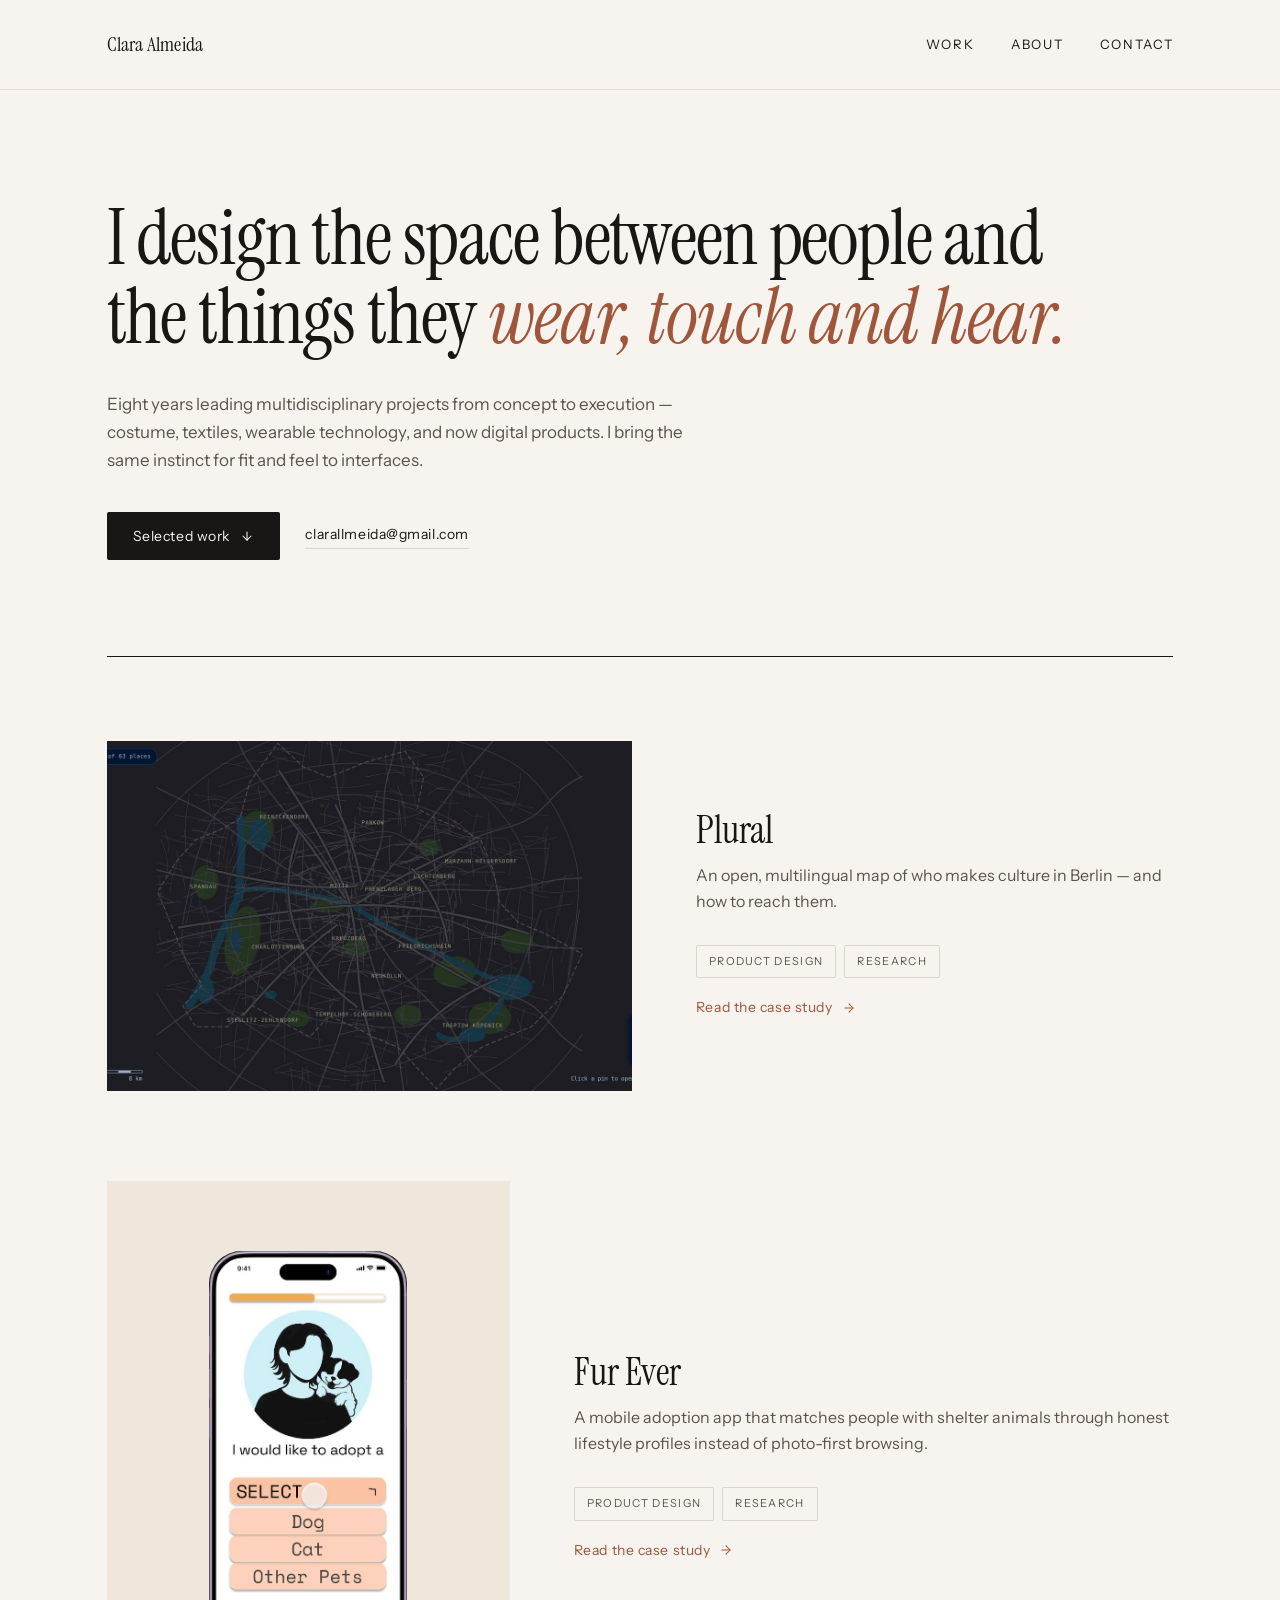
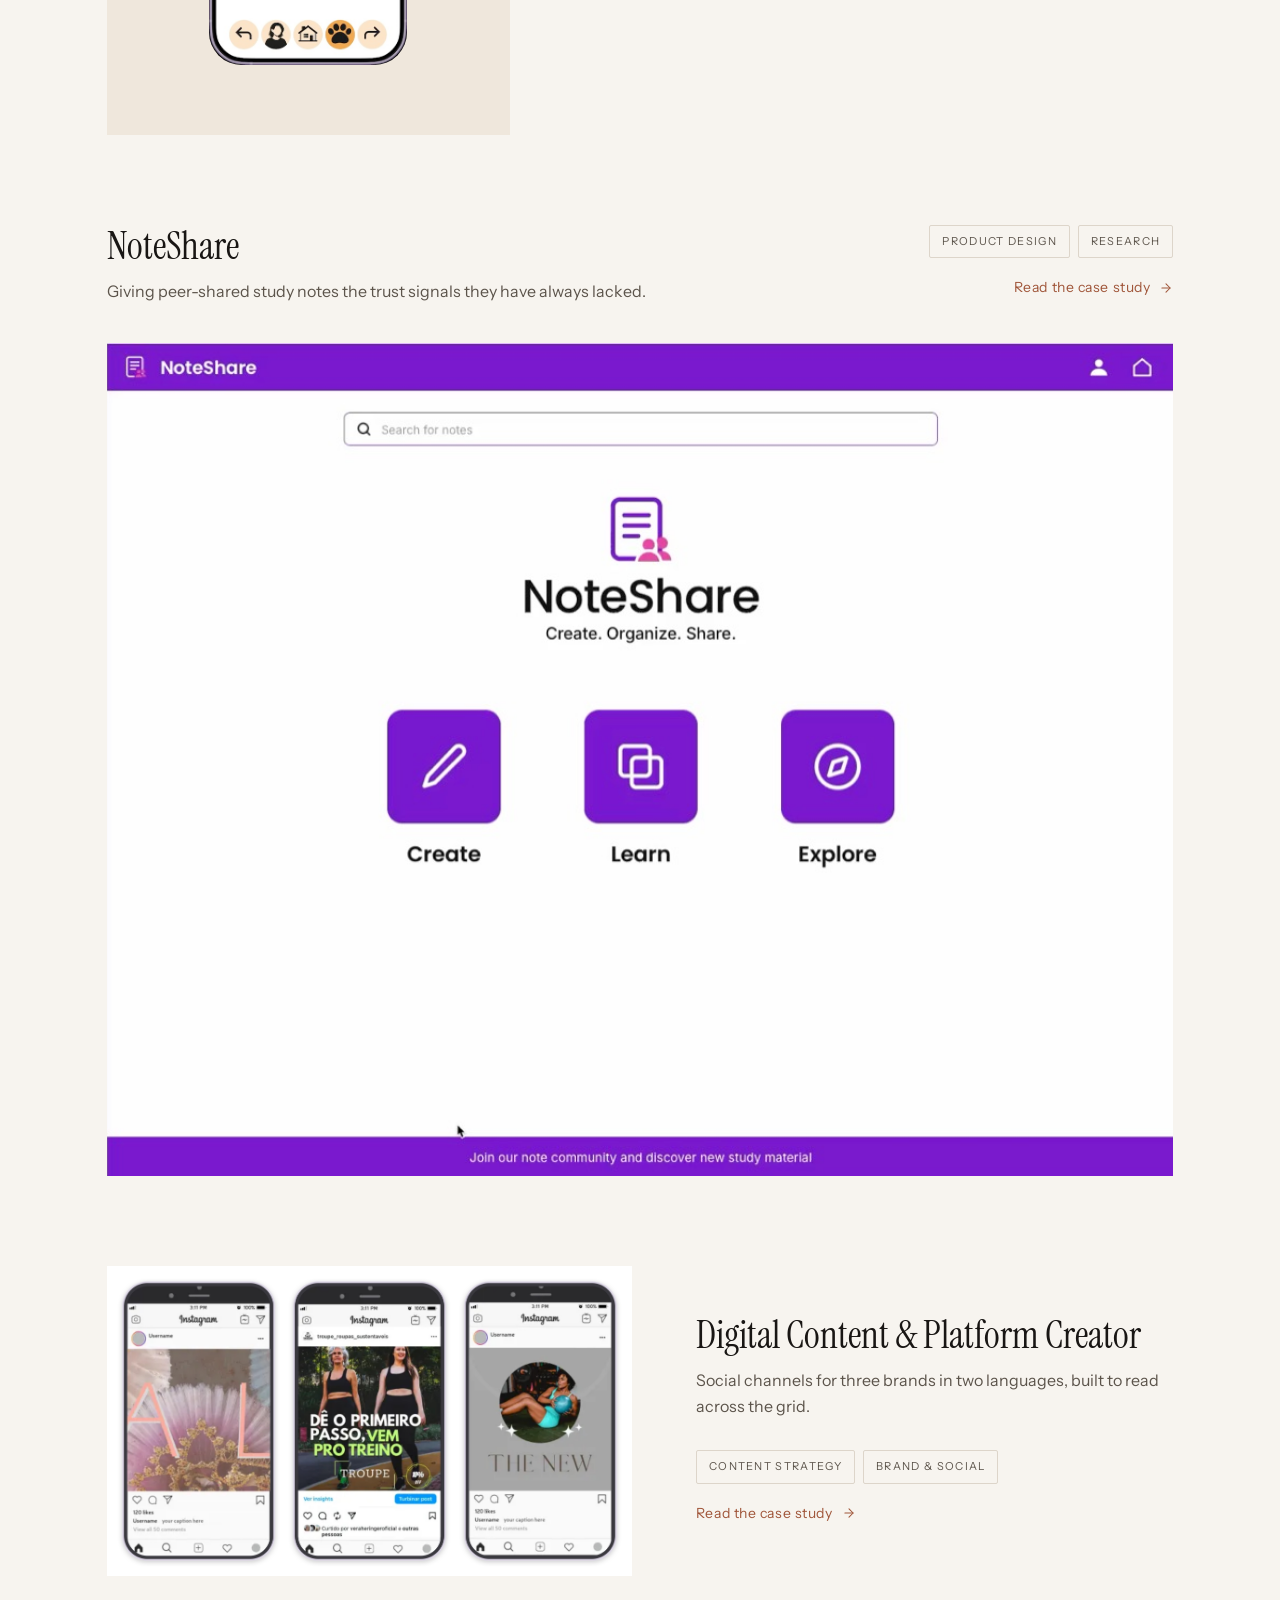
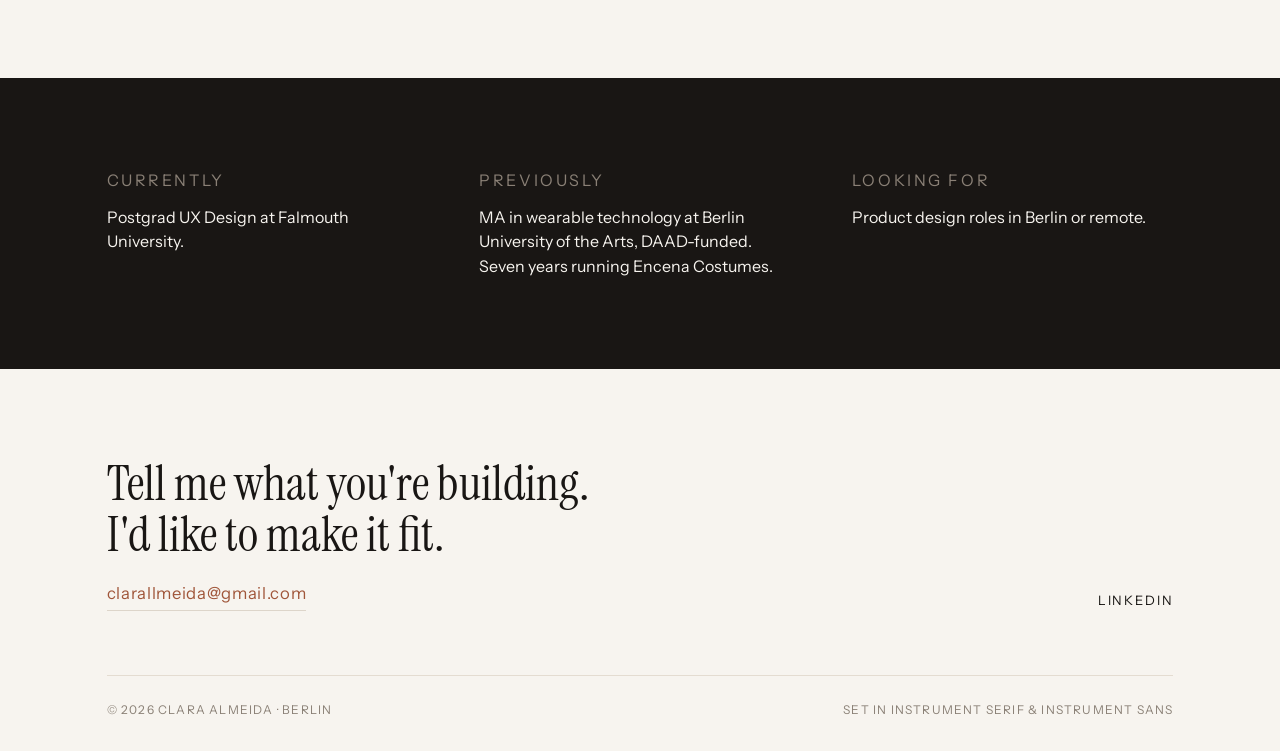
<file: index.html>
<!doctype html>
<html lang="en" class="no-js">
<head>
<meta charset="utf-8">
<script>document.documentElement.className=document.documentElement.className.replace(/\bno-js\b/,"js");</script>
<meta name="viewport" content="width=device-width, initial-scale=1">
<title>Clara Almeida — UX Designer, Berlin</title>
<meta name="description" content="Clara Almeida is a UX designer in Berlin working across digital products, wearable technology and textiles. Eight years of multidisciplinary projects from concept to execution.">
<link rel="canonical" href="https://clarallmeida.com/">
<link rel="icon" href="favicon-32.png" sizes="32x32" type="image/png">
<link rel="apple-touch-icon" href="apple-touch-icon.png">
<meta property="og:url" content="https://clarallmeida.com/">
<meta property="og:image" content="https://clarallmeida.com/images/og-card.jpg">
<meta property="og:image:width" content="1200">
<meta property="og:image:height" content="630">
<meta name="twitter:card" content="summary_large_image">
<meta property="og:title" content="Clara Almeida — UX Designer, Berlin">
<meta property="og:description" content="I design the space between people and the things they wear, touch and hear.">
<meta property="og:type" content="website">
<link rel="preconnect" href="https://fonts.googleapis.com">
<link rel="preconnect" href="https://fonts.gstatic.com" crossorigin>
<link rel="stylesheet" href="https://fonts.googleapis.com/css2?family=Instrument+Sans:wght@400;500;600&family=Instrument+Serif:ital@0;1&display=swap">
<link rel="stylesheet" href="styles.css">
</head>
<body>

<a class="skip-link" href="#main">Skip to content</a>

<header class="site-header">
  <div class="wrap">
    <a class="wordmark" href="index.html">Clara Almeida</a>
    <button class="nav-toggle" type="button" aria-expanded="false" aria-controls="primary-nav" aria-label="Menu">
      <svg width="22" height="22" viewBox="0 0 24 24" fill="none" stroke="currentColor" stroke-width="1.6" stroke-linecap="round" aria-hidden="true"><path d="M4 7h16"/><path d="M4 12h16"/><path d="M4 17h16"/></svg>
    </button>
    <nav class="nav" id="primary-nav" aria-label="Primary">
      <a href="work.html">Work</a>
      <a href="about.html">About</a>
      <a href="#contact">Contact</a>
    </nav>
  </div>
</header>

<main id="main">

  <section class="wrap hero">
    <h1>I design the space between people and the things they <em>wear, touch and hear.</em></h1>
    <p class="lead">Eight years leading multidisciplinary projects from concept to execution — costume, textiles, wearable technology, and now digital products. I bring the same instinct for fit and feel to interfaces.</p>
    <div class="actions">
      <a class="btn" href="#work">
        Selected work
        <svg width="14" height="14" viewBox="0 0 24 24" fill="none" stroke="currentColor" stroke-width="1.8" stroke-linecap="round" stroke-linejoin="round" aria-hidden="true"><path d="M12 5v14"/><path d="m19 12-7 7-7-7"/></svg>
      </a>
      <a class="link-u" href="mailto:clarallmeida@gmail.com">clarallmeida@gmail.com</a>
    </div>
  </section>

  <section class="wrap" id="work" aria-label="Selected work">
    <div class="rule-head"></div>

    <div class="projects">

      <article class="project reveal">
        <a class="project__media" href="plural.html" aria-label="Plural case study">
          <video src="media/plural-demo.mp4" poster="images/plural-demo-poster.jpg"
                 autoplay muted loop playsinline preload="metadata"
                 width="1230" height="760"
                 aria-label="The Plural map of Berlin filling in layer by layer"></video>
        </a>
        <div class="project__meta">
          <div class="project__text">
            <h2><a href="plural.html">Plural</a></h2>
            <p>An open, multilingual map of who makes culture in Berlin — and how to reach them.</p>
          </div>
          <div class="project__side">
            <ul class="tags">
              <li class="tag">Product design</li>
              <li class="tag">Research</li>
            </ul>
            <a class="link-u link-u--accent link-arrow" href="plural.html">
              Read the case study
              <svg width="14" height="14" viewBox="0 0 24 24" fill="none" stroke="currentColor" stroke-width="1.8" stroke-linecap="round" stroke-linejoin="round" aria-hidden="true"><path d="M5 12h14"/><path d="m12 5 7 7-7 7"/></svg>
            </a>
          </div>
        </div>
      </article>

      <article class="project project--phone reveal">
        <a class="project__media project__media--stage" href="fur-ever.html" aria-label="Fur Ever case study">
          <span class="phone">
          <video src="media/fur-ever-demo.mp4" poster="images/fur-ever-demo-poster.jpg"
                 autoplay muted loop playsinline preload="metadata"
                 width="480" height="1002"
                 aria-label="Fur Ever prototype: the lifestyle questionnaire, from landing screen to matched profile"></video>
          </span>
        </a>
        <div class="project__meta">
          <div class="project__text">
            <h2><a href="fur-ever.html">Fur Ever</a></h2>
            <p>A mobile adoption app that matches people with shelter animals through honest lifestyle profiles instead of photo-first browsing.</p>
          </div>
          <div class="project__side">
            <ul class="tags">
              <li class="tag">Product design</li>
              <li class="tag">Research</li>
            </ul>
            <a class="link-u link-u--accent link-arrow" href="fur-ever.html">
              Read the case study
              <svg width="14" height="14" viewBox="0 0 24 24" fill="none" stroke="currentColor" stroke-width="1.8" stroke-linecap="round" stroke-linejoin="round" aria-hidden="true"><path d="M5 12h14"/><path d="m12 5 7 7-7 7"/></svg>
            </a>
          </div>
        </div>
      </article>

      <article class="project project--stacked reveal">
        <a class="project__media" href="note-share.html" aria-label="NoteShare case study">
          <video src="media/note-share-demo.mp4" poster="images/note-share-demo-poster.jpg"
                 autoplay muted loop playsinline preload="metadata"
                 width="1280" height="1000"
                 aria-label="NoteShare walkthrough: the home screen, filtering the explore view, opening a shared note, turning it into a quiz, and building a note of your own"></video>
        </a>
        <div class="project__meta">
          <div class="project__text">
            <h2><a href="note-share.html">NoteShare</a></h2>
            <p>Giving peer-shared study notes the trust signals they have always lacked.</p>
          </div>
          <div class="project__side">
            <ul class="tags">
              <li class="tag">Product design</li>
              <li class="tag">Research</li>
            </ul>
            <a class="link-u link-u--accent link-arrow" href="note-share.html">
              Read the case study
              <svg width="14" height="14" viewBox="0 0 24 24" fill="none" stroke="currentColor" stroke-width="1.8" stroke-linecap="round" stroke-linejoin="round" aria-hidden="true"><path d="M5 12h14"/><path d="m12 5 7 7-7 7"/></svg>
            </a>
          </div>
        </div>
      </article>

      <article class="project reveal">
        <a class="project__media project__media--phones" href="digital-content.html" aria-label="Digital Content and Platform Creator case study">
          <img src="images/content-phones.jpg"
               alt="Three phones side by side showing Instagram posts for a costume label, Troupe and Lagoa Yoga"
               width="2259" height="1332" loading="lazy">
        </a>
        <div class="project__meta">
          <div class="project__text">
            <h2><a href="digital-content.html">Digital Content &amp; Platform Creator</a></h2>
            <p>Social channels for three brands in two languages, built to read across the grid.</p>
          </div>
          <div class="project__side">
            <ul class="tags">
              <li class="tag">Content strategy</li>
              <li class="tag">Brand &amp; social</li>
            </ul>
            <a class="link-u link-u--accent link-arrow" href="digital-content.html">
              Read the case study
              <svg width="14" height="14" viewBox="0 0 24 24" fill="none" stroke="currentColor" stroke-width="1.8" stroke-linecap="round" stroke-linejoin="round" aria-hidden="true"><path d="M5 12h14"/><path d="m12 5 7 7-7 7"/></svg>
            </a>
          </div>
        </div>
      </article>

    </div>
  </section>

  <section class="band-dark">
    <div class="wrap cols-3">
      <div class="col">
        <p class="label">Currently</p>
        <p>Postgrad UX Design at Falmouth University.</p>
      </div>
      <div class="col">
        <p class="label">Previously</p>
        <p>MA in wearable technology at Berlin University of the Arts, DAAD-funded. Seven years running Encena Costumes.</p>
      </div>
      <div class="col">
        <p class="label">Looking for</p>
        <p>Product design roles in Berlin or remote.</p>
      </div>
    </div>
  </section>

</main>

<footer class="site-footer" id="contact">
  <div class="wrap">
    <div class="footer-top">
      <div class="footer-cta">
        <h2>Tell me what you're building.<br>I'd like to make it fit.</h2>
        <a class="link-u" href="mailto:clarallmeida@gmail.com">clarallmeida@gmail.com</a>
      </div>
      <nav class="social" aria-label="Elsewhere">
        <a href="https://www.linkedin.com/in/clarallmeida" rel="me">LinkedIn</a>
      </nav>
    </div>
    <div class="colophon">
      <span>&copy; 2026 Clara Almeida &middot; Berlin</span>
      <span>Set in Instrument Serif &amp; Instrument Sans</span>
    </div>
  </div>
</footer>

<script src="script.js"></script>
</body>
</html>
</file>
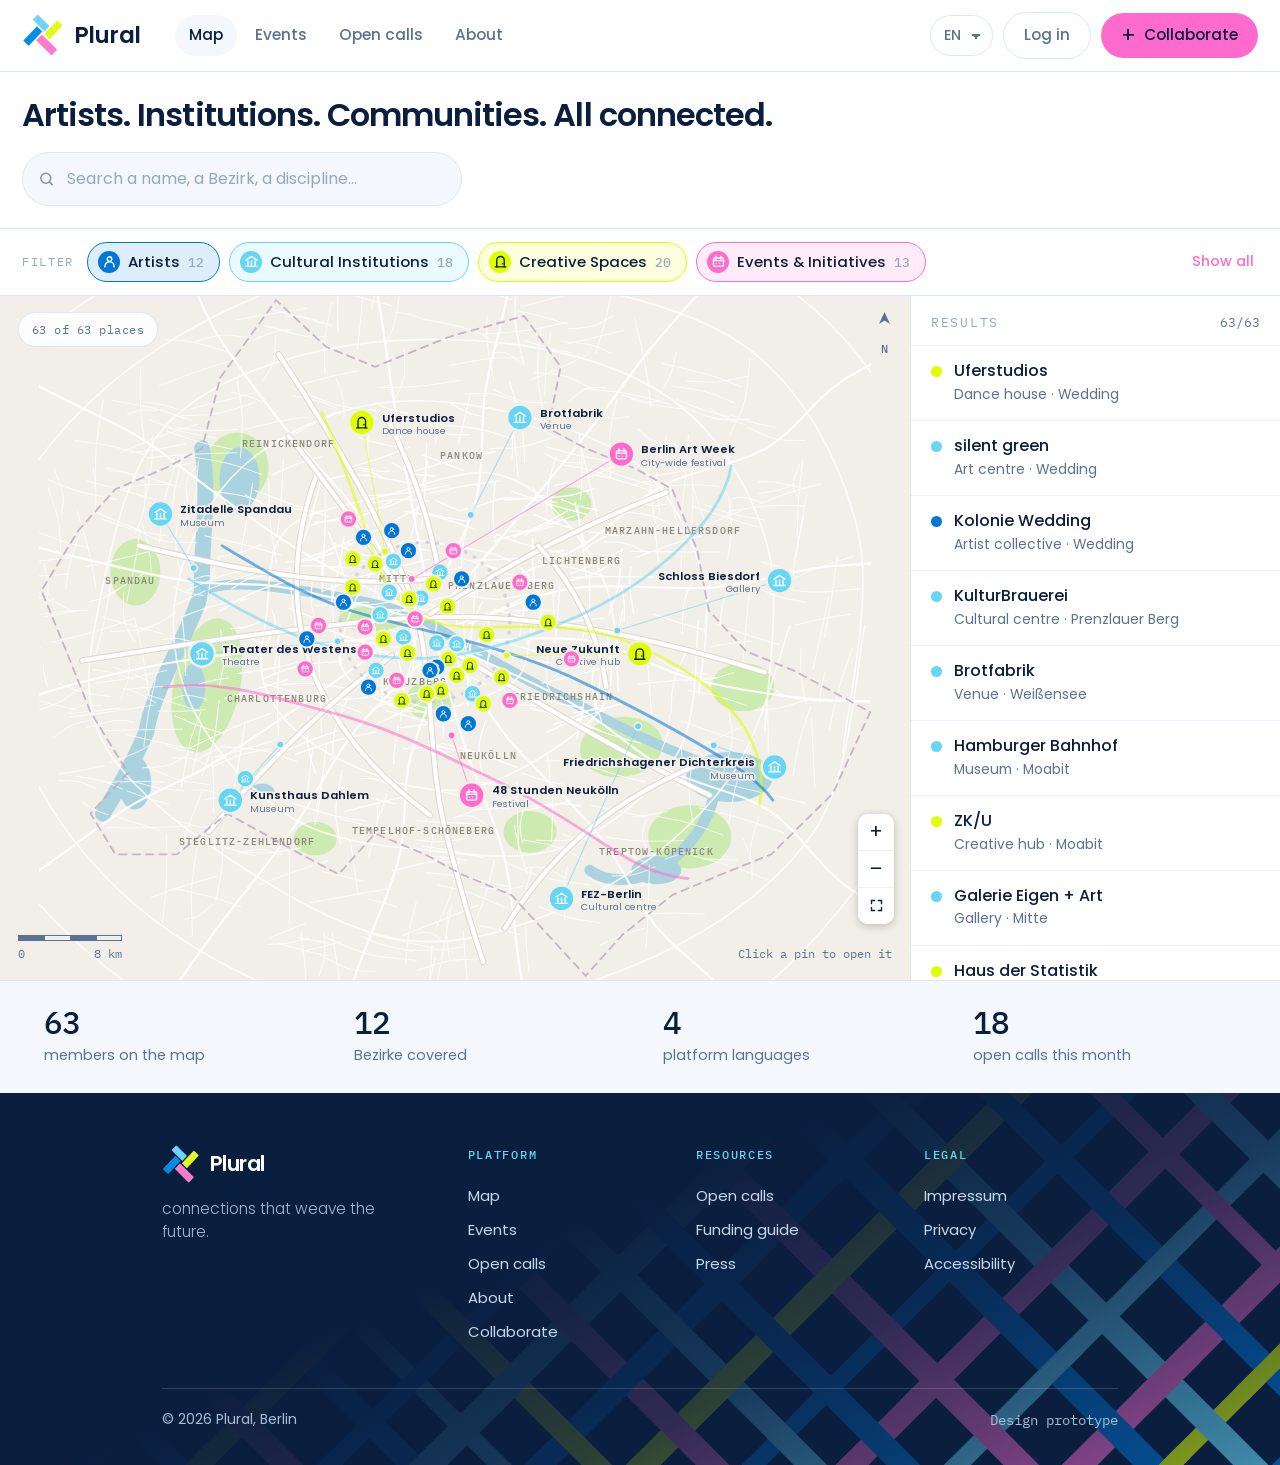
<file: plural/index.html>
<!doctype html>
<html lang="en">
<head>
<meta charset="utf-8">
<meta name="viewport" content="width=device-width,initial-scale=1">
<meta name="description" content="Plural is a cultural map of Berlin: artists, institutions, creative spaces and initiatives on one open, multilingual map.">
<meta name="color-scheme" content="light dark">
<meta property="og:title" content="Plural, a cultural map of Berlin">
<meta property="og:description" content="Artists. Institutions. Communities. All connected.">
<meta property="og:type" content="website">
<link rel="icon" type="image/png" href="[data-uri]">
<style>
  *,*::before,*::after{box-sizing:border-box}
  body{margin:0;font:14px/1.5 system-ui,sans-serif}
  img{max-width:100%}
  [hidden]{display:none!important}
</style>
<title>Plural, a cultural map of Berlin</title>
<link rel="preconnect" href="https://fonts.googleapis.com">
<link rel="preconnect" href="https://fonts.gstatic.com" crossorigin>
<link href="https://fonts.googleapis.com/css2?family=Poppins:wght@300;400;500;600;700&family=IBM+Plex+Mono:wght@400;500&display=swap" rel="stylesheet">
<style>
:root{
  /* brand */
  --sky:#66D6F5; --blue:#0077D6; --lime:#DFFF00; --pink:#FF6BCC; --navy:#0A1E3F;
  --lime-ink:#7F9200;
  /* surfaces: blue-biased neutrals, matched to the map */
  --ground:#FFFFFF; --surface:#F4F8FC; --raise:#FFFFFF; --line:#DCE7F2; --line-soft:#EAF1F8;
  --text:#0A1E3F; --muted:#5B7192; --faint:#93A8C0;
  --shadow:0 20px 48px -34px rgba(10,30,63,.55);
  /* map */
  --m-paper:#F2EFE9; --m-land:#F2EFE9; --m-water:#AAD3DF; --m-park:#CDEBB0;
  --m-road:#FFFFFF; --m-case:#DCD6CA; --m-border:#C2A8C2; --m-ring:#D2C2D2; --m-label:#8A8578;
  --focus:#FF6BCC;
}
@media (prefers-color-scheme:dark){
  :root:not([data-theme="light"]){
    --ground:#07162E; --surface:#0C1F3E; --raise:#102849; --line:#1E3A63; --line-soft:#16304F;
    --text:#E9F1FA; --muted:#93AAC7; --faint:#5E779A;
    --shadow:0 24px 60px -34px rgba(0,0,0,.8);
    --m-paper:#1B1B1F; --m-land:#1B1B1F; --m-water:#17313D; --m-park:#22301F;
    --m-road:#3A3A40; --m-case:#101013; --m-border:#5A465A; --m-ring:#3E3244; --m-label:#8A8578;
    --lime-ink:#DFFF00; --focus:#FF6BCC;
  }
}
:root[data-theme="dark"]{
  --ground:#07162E; --surface:#0C1F3E; --raise:#102849; --line:#1E3A63; --line-soft:#16304F;
  --text:#E9F1FA; --muted:#93AAC7; --faint:#5E779A;
  --shadow:0 24px 60px -34px rgba(0,0,0,.8);
  --m-paper:#1B1B1F; --m-land:#1B1B1F; --m-water:#17313D; --m-park:#22301F;
  --m-road:#3A3A40; --m-case:#101013; --m-border:#5A465A; --m-ring:#3E3244; --m-label:#8A8578;
  --lime-ink:#DFFF00; --focus:#FF6BCC;
}

.mark{background:url("[data-uri]") center/contain no-repeat;
  display:block;flex:none}
*{box-sizing:border-box}
[hidden]{display:none!important}
html{scroll-behavior:smooth}
body{margin:0;background:var(--ground);color:var(--text);
  font-family:Poppins,system-ui,-apple-system,"Segoe UI",sans-serif;font-size:16.5px;line-height:1.62;
  -webkit-font-smoothing:antialiased}
:focus-visible{outline:2.5px solid var(--focus);outline-offset:2px;border-radius:4px}
@media (prefers-reduced-motion:reduce){*{animation:none!important;transition:none!important}}
button,input,select,textarea{font:inherit;color:inherit}
input[type=checkbox]{accent-color:var(--pink)}
a{color:inherit}
.mono{font-family:"IBM Plex Mono",ui-monospace,monospace}

/* ============ header ============ */
header.site{position:sticky;top:0;z-index:40;background:color-mix(in srgb,var(--ground) 88%,transparent);
  backdrop-filter:blur(14px);border-bottom:1px solid var(--line)}
.hbar{max-width:1400px;margin:0 auto;padding:12px 22px;display:flex;align-items:center;gap:20px}
.logo{display:flex;align-items:center;gap:10px;background:none;border:0;cursor:pointer;padding:0}
.logo b{font-size:22.9px;font-weight:600;letter-spacing:-.025em}
nav.main{display:flex;gap:4px;margin-left:14px}
nav.main button{background:none;border:0;padding:8px 14px;border-radius:999px;color:var(--muted);
  font-size:15.4px;font-weight:500;cursor:pointer;transition:.16s}
nav.main button:hover{color:var(--text);background:var(--surface)}
nav.main button.on{color:var(--text);background:var(--surface)}
.hright{margin-left:auto;display:flex;align-items:center;gap:10px}
select.lang{appearance:none;background:transparent;border:1px solid var(--line);border-radius:999px;
  padding:8px 30px 8px 13px;font-size:14.3px;font-weight:500;cursor:pointer;color:var(--muted);
  background-image:linear-gradient(45deg,transparent 50%,var(--muted) 50%),linear-gradient(135deg,var(--muted) 50%,transparent 50%);
  background-position:calc(100% - 16px) 52%,calc(100% - 11px) 52%;background-size:5px 5px,5px 5px;background-repeat:no-repeat}
.btn{border:0;border-radius:999px;padding:10px 20px;font-size:15.4px;font-weight:500;cursor:pointer;transition:.16s;white-space:nowrap}
/* actions */
.btn.primary{background:var(--pink);color:#0A1E3F;font-weight:500}
.btn.primary:hover{background:#FF4FC0}
.btn.ghost{background:transparent;color:var(--muted);border:1px solid var(--line)}
.btn.ghost:hover{color:var(--text);border-color:var(--muted)}
.btn.lime{background:var(--lime);color:#0A1E3F}
.btn.lime:hover{filter:brightness(.94)}
.btn.big{padding:14px 28px;font-size:16.5px}
.btn.plus{display:inline-flex;align-items:center;gap:8px}
.btn.plus .pl{font-size:20.9px;line-height:0;font-weight:400;margin-top:-1px}

.burger{display:none;width:44px;height:44px;border:1px solid var(--line);border-radius:13px;
  background:var(--ground);cursor:pointer;align-items:center;justify-content:center;padding:0;flex:none}
.burger i{display:block;width:19px;height:2px;background:var(--text);border-radius:2px;position:relative}
.burger i:before,.burger i:after{content:"";position:absolute;left:0;width:19px;height:2px;
  background:var(--text);border-radius:2px}
.burger i:before{top:-6px}.burger i:after{top:6px}
body.menu-open .burger i{background:transparent}
body.menu-open .burger i:before{top:0;transform:rotate(45deg)}
body.menu-open .burger i:after{top:0;transform:rotate(-45deg)}
.mnav{display:none;position:fixed;left:0;right:0;top:var(--hh,58px);bottom:0;background:var(--ground);
  z-index:60;padding:14px 20px 40px;overflow-y:auto;flex-direction:column}
.mnav.on{display:flex}
body.menu-open{overflow:hidden}
.mnav .mlink{text-align:left;background:none;border:0;border-bottom:1px solid var(--line-soft);
  padding:17px 2px;font-size:21px;font-weight:500;color:var(--text);cursor:pointer}
.langpills{display:flex;gap:8px;margin:22px 0 16px;flex-wrap:wrap}
.langpill{border:1.5px solid var(--line);border-radius:999px;padding:9px 16px;background:none;
  font-size:14.5px;color:var(--muted);cursor:pointer}
.langpill.on{border-color:var(--pink);color:var(--text);background:color-mix(in srgb,var(--pink) 10%,var(--ground))}
.sheetgrip{display:none}

/* ============ shared ============ */
.page{display:none}
.page.on{display:block}
.col{max-width:1000px;margin:0 auto;padding:0 22px}
.eyebrow{font-family:"IBM Plex Mono",monospace;font-size:12.1px;letter-spacing:.18em;text-transform:uppercase;
  color:var(--blue);font-weight:500}
h1{font-size:clamp(30px,4.6vw,52px);line-height:1.06;letter-spacing:-.035em;font-weight:600;margin:14px 0 0;text-wrap:balance}
h2{font-size:clamp(23px,2.8vw,31px);line-height:1.15;letter-spacing:-.028em;font-weight:600;margin:0;text-wrap:balance}
h3{font-size:18.7px;line-height:1.3;letter-spacing:-.015em;font-weight:600;margin:0}
.lead{font-size:clamp(17px,1.8vw,21px);line-height:1.6;color:var(--muted);max-width:62ch;font-weight:300}
p{margin:0}

/* ============ HOME ============ */
.hero{padding:26px 0 22px;border-bottom:1px solid var(--line)}
.hero .col{display:block;max-width:1400px}
.hero h1{margin:0;font-size:clamp(21px,2.5vw,34px);letter-spacing:-.03em}
@media(min-width:760px){.hero h1{white-space:nowrap}}
.hero .lead{margin-top:11px;max-width:52ch;font-size:17.1px}
.searchwrap{position:relative;max-width:440px;margin-top:20px}
.searchwrap svg{position:absolute;left:16px;top:50%;transform:translateY(-50%);opacity:.45}
input.search{width:100%;border:1.5px solid var(--line);background:var(--surface);border-radius:999px;
  padding:13px 18px 13px 44px;font-size:16px;transition:.16s}
input.search:focus{border-color:var(--pink);background:var(--raise);outline:none}
input.search::placeholder{color:var(--faint)}
#qclear{position:absolute;right:12px;top:50%;transform:translateY(-50%);display:none;
  width:26px;height:26px;border-radius:50%;border:0;background:var(--line-soft);color:var(--muted);
  cursor:pointer;place-items:center;padding:0}
#qclear:hover{background:var(--line);color:var(--text)}
.searchwrap.filled #qclear{display:grid}
input.search{padding-right:46px}
#sug{position:absolute;top:calc(100% + 8px);left:0;right:0;background:var(--raise);
  border:1px solid var(--line);border-radius:16px;box-shadow:var(--shadow);overflow:hidden;z-index:30;display:none}
#sug.on{display:block}
.sugit{display:flex;align-items:center;gap:10px;width:100%;text-align:left;background:none;border:0;
  padding:11px 16px;cursor:pointer;font-size:15.4px;color:var(--text);border-bottom:1px solid var(--line-soft)}
.sugit:last-child{border-bottom:0}
.sugit:hover,.sugit.act{background:var(--surface)}
.sugit b{font-weight:600}
.sugit .dot{width:9px;height:9px;border-radius:50%;background:var(--c);flex:none}
.sugit .k{margin-left:auto;font-family:"IBM Plex Mono",monospace;font-size:11px;color:var(--faint);
  letter-spacing:.08em;text-transform:uppercase}

.filterbar{border-bottom:1px solid var(--line);background:var(--ground);position:sticky;top:57px;z-index:20}
.filterbar .in{max-width:1400px;margin:0 auto;padding:13px 22px;display:flex;gap:9px;align-items:center;flex-wrap:wrap}
#chips{display:flex;gap:9px;flex-wrap:wrap}
.flabel{font-family:"IBM Plex Mono",monospace;font-size:12.1px;letter-spacing:.14em;text-transform:uppercase;color:var(--faint);margin-right:4px}
.chip{display:inline-flex;align-items:center;gap:8px;border:1.5px solid var(--line);background:var(--ground);
  border-radius:999px;padding:7px 15px 7px 10px;font-size:14.9px;font-weight:500;color:var(--muted);cursor:pointer;transition:.16s}
.chip .dot{width:11px;height:11px;border-radius:50%;background:var(--d);flex:none}
.chip .cico{width:22px;height:22px;border-radius:50%;background:var(--d);display:grid;place-items:center;flex:none}
.chip .cico svg{width:15px;height:15px;display:block}
.chip:not([aria-pressed="true"]) .cico{background:var(--faint)}
.chip[aria-pressed="true"]{color:var(--text);border-color:var(--d);background:color-mix(in srgb,var(--d) 13%,var(--ground))}
.chip:not([aria-pressed="true"]) .dot{background:var(--faint)}
.chip .n{font-family:"IBM Plex Mono",monospace;font-size:12.7px;color:var(--faint)}
.linkbtn{background:none;border:0;color:var(--pink);font-size:14.3px;font-weight:500;cursor:pointer;padding:6px 4px}
.linkbtn:hover{text-decoration:underline}

.explore{display:grid;grid-template-columns:1fr 370px;height:min(76vh,760px);min-height:520px}
.mapwrap{position:relative;background:var(--m-paper);overflow:hidden;display:flex;align-items:center;
  justify-content:center;height:100%;cursor:grab;touch-action:none}
.mapwrap.dragging{cursor:grabbing}
.mapctl{position:absolute;right:16px;bottom:56px;display:flex;flex-direction:column;gap:1px;
  border-radius:10px;overflow:hidden;box-shadow:0 2px 8px rgba(0,0,0,.22);z-index:5}
.mapctl button{width:36px;height:36px;border:0;background:var(--ground);color:var(--text);font-size:19px;
  line-height:1;cursor:pointer;display:grid;place-items:center;padding:0}
.mapctl button:hover{background:var(--surface)}
svg.map{display:block;width:100%;height:100%}
.overlay{position:absolute;pointer-events:none;font-family:"IBM Plex Mono",monospace;font-size:12.1px;color:var(--muted)}
.ov-count{top:16px;left:18px;background:color-mix(in srgb,var(--ground) 88%,transparent);backdrop-filter:blur(8px);
  border:1px solid var(--line);border-radius:999px;padding:7px 13px;letter-spacing:.04em}
.ov-compass{top:16px;right:18px;text-align:center;line-height:1}
.ov-scale{bottom:16px;left:18px}
.ov-scale .bar{display:flex;align-items:flex-end;gap:0;margin-top:4px}
.ov-scale .seg{width:26px;height:6px;border:1px solid var(--muted);border-right:0}
.ov-scale .seg:nth-child(odd){background:var(--muted)}
.ov-scale .seg:last-child{border-right:1px solid var(--muted)}
.ov-hint{bottom:16px;right:18px}

.pin{cursor:pointer}
.pin{transition:opacity .45s ease}
.pin .body{transition:transform .5s cubic-bezier(.28,1.3,.42,1);transform-origin:center;transform-box:fill-box}
.pin .lead,.pin .fname,.pin .ftype{transition:opacity .45s ease}
.pin.off{opacity:.07;pointer-events:none}
.pin.off .body{transform:scale(.35)}
.pin.off .lead,.pin.off .fname,.pin.off .ftype{opacity:0}
.pin:hover .body,.pin.sel .body{transform:scale(1.16)}
.pin .hit{fill:transparent}
.pin .lead{stroke-width:calc(1.4px / var(--z,1));opacity:.55;fill:none}
.plabel{font-size:calc(13px / var(--z,1));font-weight:600;fill:var(--text);paint-order:stroke;stroke:var(--m-land);stroke-width:calc(5px / var(--z,1));
  stroke-linejoin:round;pointer-events:none;opacity:0;transition:opacity .16s}
.pin:hover .plabel,.pin.sel .plabel,.pin.named .plabel{opacity:1}
#hoverlbl{pointer-events:none}
.hbg{fill:var(--m-land);stroke-width:calc(1.8px / var(--z,1))}
.hname{font-size:calc(15.5px / var(--z,1));font-weight:700;fill:var(--text)}
.htype{font-size:calc(12.5px / var(--z,1));fill:var(--muted)}
.pin:hover .fname,.pin.sel .fname,.pin:hover .ftype,.pin.sel .ftype{opacity:0}
.fname{font-size:calc(13.5px / var(--z,1));font-weight:600;fill:var(--text);paint-order:stroke;stroke:var(--m-land);
  stroke-width:calc(4.5px / var(--z,1));stroke-linejoin:round;pointer-events:none}
.ftype{font-size:calc(11.5px / var(--z,1));fill:var(--muted);paint-order:stroke;stroke:var(--m-land);stroke-width:calc(4px / var(--z,1));
  stroke-linejoin:round;pointer-events:none}
.route{fill:none;stroke-width:calc(3.4px / var(--z,1));stroke-linecap:round;stroke-linejoin:round;opacity:.55;stroke-dashoffset:0;
  transition:stroke-dashoffset 1.5s cubic-bezier(.42,0,.18,1),opacity .5s ease}
.route.off{opacity:0;stroke-dashoffset:var(--len)}
.route.dim{opacity:.14}
.dlabel{font-family:"IBM Plex Mono",monospace;font-size:calc(12.5px / var(--z,1));font-weight:500;fill:var(--m-label);letter-spacing:1.4px}

/* rail */
.rail{border-left:1px solid var(--line);background:var(--ground);display:flex;flex-direction:column;height:100%;min-height:0}
.railhead{padding:16px 20px 12px;border-bottom:1px solid var(--line-soft);display:flex;align-items:baseline;gap:8px}
.railhead .t{font-size:13.2px;font-family:"IBM Plex Mono",monospace;letter-spacing:.13em;text-transform:uppercase;color:var(--faint)}
.railhead .c{margin-left:auto;font-family:"IBM Plex Mono",monospace;font-size:13.2px;color:var(--muted)}
.raillist{overflow-y:auto;flex:1;min-height:0}
.item{display:grid;grid-template-columns:auto 1fr;gap:12px;padding:14px 20px;border-bottom:1px solid var(--line-soft);
  cursor:pointer;text-align:left;width:100%;background:none;border-left:0;border-right:0;border-top:0;transition:background .14s}
.item:hover{background:var(--surface)}
.item.sel{background:color-mix(in srgb,var(--c) 11%,var(--ground));box-shadow:inset 3px 0 0 var(--c)}
.item .dot{width:11px;height:11px;border-radius:50%;background:var(--c);margin-top:6px}
.item .nm{display:block;font-size:16px;font-weight:500;line-height:1.35}
.item .mt{display:block;font-size:13.8px;color:var(--muted);margin-top:2px}
.emptyrail{padding:34px 22px;color:var(--muted);font-size:15.4px;line-height:1.6}

.detail{padding:20px;overflow-y:auto;flex:1}
.detail .back{display:inline-flex;align-items:center;gap:6px;background:none;border:0;color:var(--pink);
  font-size:14.3px;font-weight:500;cursor:pointer;padding:0;margin-bottom:16px}
.catpill{display:inline-flex;align-items:center;gap:7px;border-radius:999px;padding:5px 12px 5px 9px;
  font-size:13.2px;font-weight:500;background:color-mix(in srgb,var(--c) 16%,var(--ground));color:var(--text)}
.catpill .dot{width:9px;height:9px;border-radius:50%;background:var(--c)}
.detail h3{margin:12px 0 4px;font-size:21.8px;letter-spacing:-.02em}
.detail .meta{font-family:"IBM Plex Mono",monospace;font-size:13.2px;color:var(--muted);letter-spacing:.03em}
.detail .desc{font-size:15.4px;color:var(--muted);margin:14px 0;line-height:1.65}
.tags{display:flex;flex-wrap:wrap;gap:6px;margin:14px 0}
.tag{font-size:12.7px;border:1px solid var(--line);border-radius:999px;padding:4px 10px;color:var(--muted)}
.detail .acts{display:flex;gap:8px;margin-top:18px;flex-wrap:wrap}
.connbox{margin-top:20px;border-top:1px solid var(--line-soft);padding-top:16px}
.connbox .h{font-family:"IBM Plex Mono",monospace;font-size:12.1px;letter-spacing:.13em;text-transform:uppercase;color:var(--faint);margin-bottom:10px}
.connrow{display:flex;align-items:center;gap:9px;padding:7px 0;font-size:14.9px;background:none;border:0;cursor:pointer;width:100%;text-align:left}
.connrow:hover{color:var(--pink)}
.connrow .dot{width:8px;height:8px;border-radius:50%;background:var(--c);flex:none}
.connrow .d{margin-left:auto;font-family:"IBM Plex Mono",monospace;font-size:12.7px;color:var(--faint)}

/* strip under map */
.strip{border-top:1px solid var(--line);background:var(--surface)}
.strip .col{display:grid;grid-template-columns:repeat(auto-fit,minmax(200px,1fr));gap:2px;padding-top:0;padding-bottom:0;max-width:1400px}
.stat{padding:26px 22px}
.stat .v{font-family:"IBM Plex Mono",monospace;font-size:31.2px;font-weight:500;letter-spacing:-.02em;line-height:1}
.stat .k{font-size:14.3px;color:var(--muted);margin-top:6px}

.evrow{display:grid;grid-template-columns:70px 1fr auto;gap:22px;align-items:center;
  padding:18px 6px;border-bottom:1px solid var(--line)}
.evrow:first-child{border-top:1px solid var(--line)}
.evdate{text-align:center}
.evdate .dd{font-size:26px;font-weight:600;line-height:1;font-variant-numeric:tabular-nums;letter-spacing:-.03em}
.evdate .mm{font-family:"IBM Plex Mono",monospace;font-size:11.6px;letter-spacing:.12em;text-transform:uppercase;
  color:var(--muted);margin-top:5px}
.evrow h3{font-size:18.2px}
.evmeta{display:flex;gap:9px;align-items:center;flex-wrap:wrap;font-size:14.3px;color:var(--muted);margin-top:5px}
.evmeta .dot{width:8px;height:8px;border-radius:50%;background:var(--c);flex:none}
.evkind{font-size:12.1px;border-radius:999px;padding:3px 10px;border:1px solid var(--line);color:var(--muted)}
.evkind.call{border-color:var(--lime);background:color-mix(in srgb,var(--lime) 18%,var(--ground));color:var(--lime-ink)}
@media(max-width:640px){.evrow{grid-template-columns:56px 1fr;gap:14px}.evrow .btn{grid-column:2}}

/* ============ ABOUT ============ */
.sect{padding:64px 0}
.sect.tight{padding:44px 0}
.layers{display:grid;grid-template-columns:repeat(auto-fit,minmax(215px,1fr));gap:1px;background:var(--line);
  border:1px solid var(--line);border-radius:18px;overflow:hidden;margin-top:28px}
.layer{background:var(--ground);padding:24px 22px 28px}
.layer .bar{width:34px;height:5px;border-radius:99px;background:var(--c)}
.layer h3{margin:16px 0 8px;font-size:17.6px}
.layer p{font-size:14.9px;color:var(--muted);line-height:1.6}
.layer .n{font-family:"IBM Plex Mono",monospace;font-size:12.7px;color:var(--faint);margin-top:14px;display:block}
.steps{display:grid;grid-template-columns:repeat(auto-fit,minmax(240px,1fr));gap:32px;margin-top:30px}
.step .num{font-family:"IBM Plex Mono",monospace;font-size:13.2px;color:var(--blue);letter-spacing:.1em}
.step h3{margin:10px 0 8px}
.step p{color:var(--muted);font-size:15.4px}
.quote{background:var(--navy);color:#fff;border-radius:22px;padding:clamp(34px,5vw,62px);
  position:relative;overflow:hidden}
.weavebg{position:absolute;inset:0;width:100%;height:100%;opacity:.92;pointer-events:none}
.quote::after{content:"";position:absolute;inset:0;pointer-events:none;
  background:linear-gradient(100deg,var(--navy) 20%,color-mix(in srgb,var(--navy) 78%,transparent) 50%,
             transparent 74%)}
.qtext{position:relative;z-index:2}
@media(max-width:760px){.quote::after{background:linear-gradient(180deg,var(--navy) 34%,
  color-mix(in srgb,var(--navy) 72%,transparent) 62%,transparent 88%)}}
.quote q{font-size:clamp(21px,3.2vw,32px);line-height:1.28;font-weight:300;letter-spacing:-.02em;display:block;max-width:22ch;quotes:none}
.quote .who{font-family:"IBM Plex Mono",monospace;font-size:12.7px;letter-spacing:.16em;text-transform:uppercase;
  color:var(--sky);margin-top:24px}
.weave{position:absolute;inset:0;opacity:.16;pointer-events:none}

/* ============ PROFILE ============ */
.cover{height:150px;background:color-mix(in srgb,var(--c) 26%,var(--ground));position:relative;overflow:hidden;
  border-radius:20px;margin-top:20px}
.profhead{display:flex;gap:20px;align-items:flex-start;flex-wrap:wrap;margin-top:-40px;padding:0 24px;position:relative}
.profmark{width:78px;height:78px;border-radius:22px;background:var(--c);border:5px solid var(--ground);flex:none;
  display:grid;place-items:center;font-size:28.1px;font-weight:600;color:#fff}
.profmark.dark{color:#0A1E3F}
.proftitle{padding-top:44px}
.proftitle h1{font-size:clamp(26px,3.6vw,36px);margin:0}
.proftitle .meta{font-family:"IBM Plex Mono",monospace;font-size:14.3px;color:var(--muted);margin-top:6px}
.grid2{display:grid;grid-template-columns:1.55fr 1fr;gap:40px;margin-top:38px;align-items:start}
.card{border:1px solid var(--line);border-radius:18px;padding:22px;background:var(--ground)}
.card + .card{margin-top:16px}
.card .h{font-family:"IBM Plex Mono",monospace;font-size:12.1px;letter-spacing:.14em;text-transform:uppercase;
  color:var(--faint);margin-bottom:14px}
.kv{display:flex;justify-content:space-between;gap:14px;padding:9px 0;border-bottom:1px solid var(--line-soft);font-size:14.9px}
.kv:last-child{border-bottom:0}
.kv span:first-child{color:var(--muted)}
.callcard{border:1.5px solid var(--lime);border-radius:18px;padding:22px;background:color-mix(in srgb,var(--lime) 9%,var(--ground))}
.canlist{list-style:none;margin:0;padding:0}
.canlist li{display:flex;gap:10px;align-items:flex-start;padding:8px 0;font-size:14.5px;line-height:1.5}
.canlist li:before{content:"";width:7px;height:7px;border-radius:50%;background:var(--c);flex:none;margin-top:9px}
.srcnote{font-size:12.5px;color:var(--faint);margin-top:14px;line-height:1.55}
.kv a{color:var(--pink);text-decoration:none}
.kv a:hover{text-decoration:underline}
.demo{display:inline-flex;align-items:center;gap:6px;font-family:"IBM Plex Mono",monospace;font-size:11.6px;
  letter-spacing:.12em;text-transform:uppercase;color:var(--muted);border:1px dashed var(--line);
  border-radius:999px;padding:4px 11px}

.login{display:grid;grid-template-columns:1fr 1fr;min-height:calc(100vh - 58px)}
.loginform{display:flex;align-items:center;justify-content:center;padding:clamp(30px,5vw,64px)}
.loginform .in{width:100%;max-width:390px}
.loginside{position:relative;overflow:hidden;background:var(--navy);color:#fff;
  display:flex;align-items:flex-end;padding:clamp(28px,4vw,54px)}
.loginside::after{content:"";position:absolute;inset:0;pointer-events:none;z-index:1;
  background:linear-gradient(20deg,var(--navy) 26%,color-mix(in srgb,var(--navy) 76%,transparent) 56%,transparent 92%)}
.loginside .sq{position:relative;z-index:2;max-width:20ch;font-weight:300;letter-spacing:-.02em;
  font-size:clamp(21px,2.2vw,30px);line-height:1.25}
@media(max-width:800px){.login{grid-template-columns:1fr;min-height:0}
  .loginside{min-height:240px;order:-1}}

/* ============ JOIN ============ */
.joinhero{background:var(--navy);color:#fff;position:relative;overflow:hidden;padding:60px 0 66px}
.joinhero h1{color:#fff}
.joinhero .lead{color:#B9CDE4}
.joinhero .eyebrow{color:var(--lime)}
.joinhero .col{position:relative}
.formgrid{display:grid;grid-template-columns:1.5fr 1fr;gap:44px;margin-top:-34px;position:relative;z-index:2;align-items:start}
.formcard{background:var(--ground);border:1px solid var(--line);border-radius:22px;padding:clamp(22px,3vw,34px);box-shadow:var(--shadow)}
.stepsline{display:flex;gap:8px;margin-bottom:26px;flex-wrap:wrap}
.stepdot{display:flex;align-items:center;gap:8px;font-size:13.8px;color:var(--faint);
  border:1px solid var(--line);border-radius:999px;padding:6px 13px}
.stepdot.on{color:var(--text);border-color:var(--blue);background:color-mix(in srgb,var(--blue) 9%,var(--ground))}
.stepdot b{font-family:"IBM Plex Mono",monospace;font-weight:500;color:var(--blue)}
.field{margin-bottom:18px}
.field > label{display:block;font-size:13.8px;font-weight:500;color:var(--muted);margin-bottom:7px}
.field input[type=text],.field input[type=email],.field input[type=password],.field select,.field textarea{
  width:100%;border:1.5px solid var(--line);background:var(--surface);border-radius:12px;padding:12px 14px;font-size:16px}
.field textarea{min-height:96px;resize:vertical;line-height:1.55}
.field input:focus,.field select:focus,.field textarea:focus{border-color:var(--pink);background:var(--raise);outline:none}
.catgrid{display:grid;grid-template-columns:repeat(auto-fit,minmax(150px,1fr));gap:9px}
.catopt{border:1.5px solid var(--line);border-radius:14px;padding:13px;cursor:pointer;display:flex;gap:9px;align-items:flex-start;transition:.16s}
.catopt:hover{border-color:var(--muted)}
.catopt input{margin:3px 0 0}
.catopt.on{border-color:var(--c);background:color-mix(in srgb,var(--c) 11%,var(--ground))}
.catopt .nm{font-size:14.9px;font-weight:500;line-height:1.3}
.pillset{display:flex;flex-wrap:wrap;gap:7px}
.pill{border:1.5px solid var(--line);background:var(--ground);border-radius:999px;padding:7px 14px;font-size:14.3px;
  color:var(--muted);cursor:pointer;transition:.16s}
.pill[aria-pressed="true"]{border-color:var(--blue);color:var(--text);background:color-mix(in srgb,var(--blue) 10%,var(--ground))}
.aside .card{background:var(--surface)}
@media(min-width:1001px){.aside{position:sticky;top:80px}}
.benefit{display:flex;gap:12px;padding:12px 0;border-bottom:1px solid var(--line);font-size:14.9px;line-height:1.55}
.benefit:last-child{border-bottom:0}
.benefit .b{width:9px;height:9px;border-radius:50%;flex:none;margin-top:7px}
.done{text-align:center;padding:40px 20px}
.done .mk{width:60px;height:60px;border-radius:50%;background:var(--lime);display:grid;place-items:center;margin:0 auto 18px}

/* ============ footer ============ */
footer.site{background:var(--navy);color:#fff;margin-top:0;position:relative;overflow:hidden}
footer.site::after{content:"";position:absolute;inset:0;pointer-events:none;z-index:1;
  background:linear-gradient(155deg,var(--navy) 40%,color-mix(in srgb,var(--navy) 82%,transparent) 66%,
             color-mix(in srgb,var(--navy) 30%,transparent) 100%)}
footer.site .weavebg{opacity:.85}
footer.site .col{position:relative;z-index:2;padding-top:52px;padding-bottom:34px}
.ftop{display:grid;grid-template-columns:1.4fr repeat(3,1fr);gap:34px}
.ftag{font-size:15.4px;color:#9FB8D4;margin-top:14px;line-height:1.5;max-width:24ch;font-weight:300}
.fcol h4{font-family:"IBM Plex Mono",monospace;font-size:12.1px;letter-spacing:.14em;text-transform:uppercase;
  color:var(--sky);margin:0 0 14px;font-weight:500}
.fcol button{display:block;background:none;border:0;color:#C6D8EC;font-size:14.9px;padding:5px 0;cursor:pointer;text-align:left}
.fcol button:hover{color:#fff}
.fbot{margin-top:38px;padding-top:20px;border-top:1px solid rgba(255,255,255,.16);display:flex;
  justify-content:space-between;gap:16px;flex-wrap:wrap;font-size:13.8px;color:#A8BFD6}

@media(max-width:1000px){
  .explore{grid-template-columns:1fr}
  .explore{height:auto}
  .rail{border-left:0;border-top:1px solid var(--line);height:auto}
  .raillist{max-height:420px}
  .mapwrap{height:auto}
  svg.map{height:auto}
  .grid2,.formgrid{grid-template-columns:1fr;gap:26px}
  .ftop{grid-template-columns:1fr 1fr}
}
@media(max-width:760px){
  nav.main{display:none}
  .hright>*:not(.burger){display:none}
  .burger{display:flex}
  .hbar{padding:10px 16px;gap:12px}
  .filterbar .in{flex-wrap:nowrap;overflow-x:auto;scrollbar-width:none;padding:11px 16px}
  .filterbar .in::-webkit-scrollbar{display:none}
  .filterbar .flabel{display:none}
  #chips{flex-wrap:nowrap}
  .filterbar .chip{flex:none}
  .filterbar .linkbtn{flex:none;margin-left:4px}
  .hero{padding:16px 0 14px}
  .hero h1{font-size:20px}
  .hero .col,.col{padding-left:16px;padding-right:16px}
  .explore{height:76dvh;min-height:460px;position:relative;display:block}
  .mapwrap{position:absolute;inset:0;height:100%}
  .rail{position:absolute;left:0;right:0;bottom:0;height:86%;border:0;border-top:1px solid var(--line);
    border-radius:20px 20px 0 0;box-shadow:0 -10px 34px rgba(10,30,63,.20);z-index:20;
    transform:translateY(var(--sheet,calc(100% - 156px)));transition:transform .3s cubic-bezier(.3,.85,.4,1);
    touch-action:none;background:var(--ground)}
  .rail.dragging{transition:none}
  .sheetgrip{display:block;padding:11px 0 5px;cursor:grab;flex:none}
  .sheetgrip i{display:block;width:44px;height:5px;border-radius:99px;background:var(--line);margin:0 auto}
  .strip .col{grid-template-columns:1fr 1fr}
  .mapctl{bottom:auto;top:16px;right:12px}
  .ov-scale,.ov-hint{display:none}
}
@media(max-width:700px){
  .hero .col{gap:24px}
  .searchwrap{max-width:none}
  .ftop{grid-template-columns:1fr}
  .filterbar{position:static}
}
</style>
</head>
<body>


<header class="site">
  <div class="hbar">
    <button class="logo" onclick="go('home')" aria-label="Plural home">
      <span class="mark" style="width:42px;height:42px;margin:-3px 0" role="img" aria-label="Plural"></span>
      <b>Plural</b>
    </button>
    <nav class="main">
      <button data-nav="home" onclick="go('home')" class="on" data-t="nav.map"></button>
      <button data-nav="events" onclick="go('events')" data-t="nav.events"></button>
      <button data-nav="calls" onclick="go('calls')" data-t="nav.calls"></button>
      <button data-nav="about" onclick="go('about')" data-t="nav.about"></button>
    </nav>
    <div class="hright">
      <select class="lang" id="lang" aria-label="Language">
        <option value="en">EN</option><option value="de">DE</option>
        <option value="pt">PT</option><option value="es">ES</option>
      </select>
      <button class="btn ghost" onclick="go('login')" data-t="nav.login"></button>
      <button class="burger" id="burger" onclick="toggleMenu()" aria-label="Menu" aria-expanded="false"><i></i></button>
      <button class="btn primary plus" onclick="go('join')"><span class="pl" aria-hidden="true">+</span><span data-t="nav.signup"></span></button>
    </div>
  </div>
</header>

<div class="mnav" id="mnav">
  <button class="mlink" onclick="mgo('home')" data-t="nav.map"></button>
  <button class="mlink" onclick="mgo('events')" data-t="nav.events"></button>
  <button class="mlink" onclick="mgo('calls')" data-t="nav.calls"></button>
  <button class="mlink" onclick="mgo('about')" data-t="nav.about"></button>
  <div class="langpills" id="langpills"></div>
  <button class="btn ghost" style="width:100%;justify-content:center;display:flex" onclick="mgo('login')" data-t="nav.login"></button>
  <button class="btn primary plus" style="width:100%;justify-content:center;margin-top:10px"
          onclick="mgo('join')"><span class="pl" aria-hidden="true">+</span><span data-t="nav.signup"></span></button>
</div>

<!-- ================= HOME ================= -->
<main>
<section class="page on" id="p-home">
  <div class="hero">
    <div class="col">
      <div style="flex:1;min-width:290px">
        <h1 data-t="home.eyebrow"></h1>
      </div>
      <div class="searchwrap">
        <svg width="17" height="17" viewBox="0 0 24 24" fill="none" stroke="currentColor" stroke-width="2.2" aria-hidden="true">
          <circle cx="11" cy="11" r="7"/><path d="M20 20l-3.6-3.6" stroke-linecap="round"/></svg>
        <input class="search" id="q" type="text" aria-label="Search" autocomplete="off"
               role="combobox" aria-expanded="false" aria-controls="sug">
        <button type="button" id="qclear" aria-label="Clear search" onclick="clearSearch()">
          <svg width="12" height="12" viewBox="0 0 12 12" aria-hidden="true">
            <path d="M1.5 1.5 10.5 10.5 M10.5 1.5 1.5 10.5" stroke="currentColor" stroke-width="2" stroke-linecap="round"/></svg>
        </button>
        <div id="sug" role="listbox"></div>
      </div>
    </div>
  </div>

  <div class="filterbar">
    <div class="in">
      <span class="flabel" data-t="home.filter"></span>
      <div id="chips"></div>
      <button class="linkbtn" id="showall" data-t="home.showall" style="margin-left:auto"></button>
    </div>
  </div>

  <div class="explore">
    <div class="mapwrap">
      <svg class="map" id="map" viewBox="0 0 1000 822" preserveAspectRatio="xMidYMid meet" role="img" aria-label="Map of Berlin with cultural locations"></svg>
      <div class="overlay ov-count" id="ovcount"></div>
      <div class="overlay ov-compass">
        <svg width="15" height="26" viewBox="0 0 15 26" aria-hidden="true"><path d="M7.5 0 L13 12 L7.5 8.6 L2 12 Z" fill="currentColor"/></svg>
        <div style="margin-top:3px;font-weight:500">N</div>
      </div>
      <div class="overlay ov-scale">
        <div class="bar"><i class="seg"></i><i class="seg"></i><i class="seg"></i><i class="seg"></i></div>
        <div style="display:flex;justify-content:space-between;width:104px;margin-top:3px"><span>0</span><span>8 km</span></div>
      </div>
      <div class="overlay ov-hint" id="ovhint"></div>
      <div class="mapctl">
        <button onclick="zoomBy(0.72)" aria-label="Zoom in">+</button>
        <button onclick="zoomBy(1.38)" aria-label="Zoom out">–</button>
        <button onclick="resetView()" aria-label="Whole city" title="Whole city">
          <svg width="15" height="15" viewBox="0 0 24 24" fill="none" stroke="currentColor" stroke-width="2.2"
            stroke-linecap="round"><path d="M4 9V4h5M20 9V4h-5M4 15v5h5M20 15v5h-5"/></svg></button>
      </div>
    </div>

    <aside class="rail">
      <div class="sheetgrip" id="grip"><i></i></div>
      <div id="railview" style="display:flex;flex-direction:column;min-height:0;flex:1"></div>
    </aside>
  </div>

  <div class="strip">
    <div class="col">
      <div class="stat"><div class="v" id="s1">33</div><div class="k" data-t="home.stat1"></div></div>
      <div class="stat"><div class="v">12</div><div class="k" data-t="home.stat2"></div></div>
      <div class="stat"><div class="v">4</div><div class="k" data-t="home.stat3"></div></div>
      <div class="stat"><div class="v">18</div><div class="k" data-t="home.stat4"></div></div>
    </div>
  </div>
</section>

<!-- ================= EVENTS ================= -->
<section class="page" id="p-events">
  <div class="sect col" style="padding-bottom:0">
    <div class="eyebrow" id="evEyebrow"></div>
    <h1 id="evTitle"></h1>
    <p class="lead" style="margin-top:18px" id="evLead"></p>
    <div style="margin-top:18px"><span class="demo" data-t="ev.demo"></span></div>
    <div class="pillset" id="evfilter" style="margin-top:22px"></div>
  </div>
  <div class="col" style="padding:26px 22px 70px">
    <div id="evlist"></div>
  </div>
</section>

<!-- ================= ABOUT ================= -->
<section class="page" id="p-about">
  <div class="sect col">
    <div class="eyebrow" data-t="about.eyebrow"></div>
    <h1 data-t="about.title"></h1>
    <p class="lead" style="margin-top:22px;max-width:34ch;font-size:clamp(19px,2.2vw,25px)" data-t="about.lead"></p>
  </div>

  <div class="col sect tight" style="padding-top:0">
    <h2 data-t="about.layersTitle"></h2>
    <div class="layers" id="layers"></div>
  </div>

  <div class="col sect tight">
    <h2 data-t="about.howTitle"></h2>
    <div class="steps" id="steps"></div>
  </div>

  <div class="col sect tight">
    <div class="quote">
      <svg class="weavebg" id="weaveart" viewBox="0 0 900 460"
           preserveAspectRatio="xMidYMid slice" aria-hidden="true"></svg>
      <div class="qtext">
        <q data-t="about.quote"></q>
        <div class="who" data-t="about.quoteWho"></div>
      </div>
    </div>
  </div>
</section>

<!-- ================= PROFILE ================= -->
<section class="page" id="p-place">
  <div class="col">
    <button class="linkbtn" onclick="go('home')" style="margin-top:22px;padding-left:0">← <span data-t="place.back"></span></button>
    <div class="cover" id="pcover"><svg class="weave" style="opacity:.5" viewBox="0 0 400 120" preserveAspectRatio="xMidYMid slice" aria-hidden="true" id="weavecover"></svg></div>
    <div class="profhead">
      <div class="profmark" id="pmark"></div>
      <div class="proftitle">
        <h1 id="pname"></h1>
        <div class="meta" id="pmeta"></div>
      </div>
      <div style="margin-left:auto;padding-top:48px;display:flex;gap:8px;flex-wrap:wrap">
        <button class="btn primary" data-t="place.message"></button>
        <a class="btn ghost" id="pweb" target="_blank" rel="noopener" style="text-decoration:none;display:inline-flex;align-items:center" data-t="place.website"></a>
      </div>
    </div>

    <div class="grid2" style="padding:0 24px 60px">
      <div>
        <div style="display:flex;gap:10px;align-items:center;flex-wrap:wrap">
          <span class="catpill" id="pcat"><span class="dot"></span><span></span></span>
          <span class="demo" id="pdemo" data-t="place.demo"></span>
        </div>
        <h2 style="margin:26px 0 12px;font-size:20.8px" data-t="place.aboutH"></h2>
        <p style="color:var(--muted);max-width:60ch" id="pabout"></p>
        <div class="tags" id="ptags" style="margin-top:20px"></div>

        <div class="card" id="pcanbox" style="margin-top:26px">
          <div class="h" data-t="place.canH"></div>
          <ul id="pcan" class="canlist"></ul>
        </div>
        <div class="callcard" id="pcall" style="margin-top:26px">
          <div class="h" style="font-family:'IBM Plex Mono',monospace;font-size:12.1px;letter-spacing:.14em;text-transform:uppercase;color:var(--lime-ink);margin-bottom:10px" data-t="place.callH"></div>
          <h3 data-t="place.callTitle"></h3>
          <p style="color:var(--muted);font-size:15.4px;margin-top:8px;max-width:52ch" data-t="place.callDesc"></p>
          <button class="btn lime" style="margin-top:16px" data-t="place.callBtn"></button>
        </div>
      </div>

      <div>
        <div class="card">
          <div class="h" data-t="place.practical"></div>
          <div id="pfacts"></div>
          <p class="srcnote" id="psrc"></p>
        </div>
        <div class="card">
          <div class="h" data-t="place.connH"></div>
          <div id="pconn"></div>
          <p style="font-size:13.8px;color:var(--faint);margin-top:12px;line-height:1.5" data-t="place.connNote"></p>
        </div>
      </div>
    </div>
  </div>
</section>

<!-- ================= LOGIN ================= -->
<section class="page" id="p-login">
  <div class="login">
    <div class="loginform">
      <div class="in" id="logincard">
        <div class="eyebrow" data-t="log.eyebrow"></div>
        <h1 style="font-size:clamp(28px,3.4vw,40px);margin:12px 0 14px" data-t="log.title"></h1>
        <p style="color:var(--muted);font-size:16px;line-height:1.6;margin-bottom:28px" data-t="log.lead"></p>
        <form onsubmit="submitLogin(event)">
          <div class="field"><label data-t="log.email"></label><input type="email" id="lmail" required></div>
          <div class="field"><label data-t="log.pw"></label><input type="password" id="lpw" required></div>
          <div style="display:flex;align-items:center;justify-content:space-between;gap:14px;margin:-4px 0 22px;flex-wrap:wrap">
            <label style="display:flex;align-items:center;gap:8px;font-size:14.9px;color:var(--muted)">
              <input type="checkbox" checked><span data-t="log.remember"></span></label>
            <button type="button" class="linkbtn" style="font-size:14.9px" data-t="log.forgot"></button>
          </div>
          <button class="btn primary big" type="submit" style="width:100%" data-t="log.submit"></button>
        </form>
        <p style="font-size:14.9px;color:var(--muted);margin-top:22px">
          <span data-t="log.noacct"></span>
          <button class="linkbtn" style="font-size:14.9px;padding:0 0 0 4px" onclick="go('join')" data-t="nav.signup"></button>
        </p>
        <p style="font-size:13.8px;color:var(--faint);margin-top:26px" data-t="log.note"></p>
      </div>
    </div>
    <div class="loginside">
      <svg class="weavebg" viewBox="0 0 620 720" preserveAspectRatio="xMidYMid slice" aria-hidden="true" id="weavelogin"></svg>
      <p class="sq" data-t="foot.tag"></p>
    </div>
  </div>
</section>

<!-- ================= JOIN ================= -->
<section class="page" id="p-join">
  <div class="joinhero">
    <svg class="weave" viewBox="0 0 600 260" preserveAspectRatio="xMidYMid slice" aria-hidden="true" id="weavejoin"></svg>
    <div class="col">
      <div class="eyebrow" data-t="join.eyebrow"></div>
      <h1 data-t="join.title"></h1>
      <p class="lead" style="margin-top:18px" data-t="join.lead"></p>
    </div>
  </div>

  <div class="col" style="padding-bottom:70px">
    <div class="formgrid">
      <div class="formcard" id="formcard">
        <div class="stepsline" id="stepsline"></div>
        <form id="joinform" onsubmit="submitJoin(event)">
          <div class="field">
            <label data-t="join.fWho"></label>
            <div class="catgrid" id="joincats"></div>
          </div>
          <div class="field"><label data-t="join.fName"></label><input type="text" id="jname" required></div>
          <div class="field"><label data-t="join.fEmail"></label><input type="email" id="jmail" required></div>
          <div class="field"><label data-t="join.fBezirk"></label><select id="jdist"></select></div>
          <div class="field">
            <label data-t="join.fDisc"></label>
            <div class="pillset" id="jdisc"></div>
          </div>
          <div class="field">
            <label data-t="join.fLang"></label>
            <div class="pillset" id="jlang"></div>
          </div>
          <div class="field"><label data-t="join.fBio"></label><textarea id="jbio"></textarea></div>
          <button class="btn primary big" type="submit" data-t="join.submit"></button>
          <p style="font-size:13.8px;color:var(--faint);margin-top:14px" data-t="join.note"></p>
        </form>
      </div>

      <div class="aside">
        <div class="card">
          <div class="h" data-t="join.getH"></div>
          <div id="benefits"></div>
        </div>
        <div class="card">
          <div class="h" data-t="join.freeH"></div>
          <p style="font-size:14.9px;color:var(--muted);line-height:1.6" data-t="join.freeBody"></p>
        </div>
        <div class="card">
          <div class="h" data-t="join.recentH"></div>
          <div id="recent"></div>
        </div>
      </div>
    </div>
  </div>
</section>
</main>

<footer class="site">
  <svg class="weavebg" viewBox="0 0 900 340" preserveAspectRatio="xMidYMid slice" aria-hidden="true" id="weavefoot"></svg>
  <div class="col">
    <div class="ftop">
      <div>
        <div style="display:flex;align-items:center;gap:10px">
          <span class="mark" style="width:38px;height:38px" role="img" aria-label="Plural"></span>
          <b style="font-size:20.8px;font-weight:600;letter-spacing:-.025em">Plural</b>
        </div>
        <p class="ftag" data-t="foot.tag"></p>
      </div>
      <div class="fcol"><h4 data-t="foot.c1"></h4>
        <button onclick="go('home')" data-t="nav.map"></button>
        <button onclick="go('events')" data-t="nav.events"></button>
        <button onclick="go('calls')" data-t="nav.calls"></button>
        <button onclick="go('about')" data-t="nav.about"></button>
        <button onclick="go('join')" data-t="nav.join"></button></div>
      <div class="fcol"><h4 data-t="foot.c2"></h4>
        <button onclick="go('calls')" data-t="foot.l1"></button><button data-t="foot.l2"></button><button data-t="foot.l3"></button></div>
      <div class="fcol"><h4 data-t="foot.c3"></h4>
        <button data-t="foot.l4"></button><button data-t="foot.l5"></button><button data-t="foot.l6"></button></div>
    </div>
    <div class="fbot">
      <span data-t="foot.copy"></span>
      <span class="mono" data-t="foot.made"></span>
    </div>
  </div>
</footer>

<script>
/* ================== i18n ================== */
const T={
en:{
 'nav.map':'Map','nav.about':'About','nav.calls':'Open calls','ev.eyebrowCalls':'Apply','ev.titleCalls':'Open calls.','ev.leadCalls':'Residencies, studio places, exhibition proposals and funding deadlines, with application support in four languages.','sug.bezirk':'Bezirk','place.canH':'What you can do here','place.kProfile':'Profile','place.apx':'approximate for the prototype','place.srcProfile':'Details from this person\u2019s own Cena Berlim profile.','place.kFounded':'Founded','place.kAddress':'Address','place.kWeb':'Website','place.kWhen':'Usually in','place.srcReal':'Details gathered from the organisation and public sources.','place.srcDemo':'This member is invented for the prototype.','sug.member':'Member','sug.type':'Type','sug.tag':'Tag','log.eyebrow':'Members','log.title':'Welcome back.','log.lead':'Sign in to manage your profile, answer open calls and message other members.','log.email':'Email','log.pw':'Password','log.remember':'Keep me signed in','log.forgot':'Forgot your password?','log.submit':'Log in','log.noacct':'Not on the map yet?','log.note':'Design prototype. No account is created and nothing is sent.','log.doneT':'You’re in.','log.doneD':'In the real thing this would open your dashboard.','log.back':'Back to the map','nav.events':'Events','ev.eyebrow':'What’s on','ev.title':'Events and open calls.','ev.lead':'Everything happening across the four layers, in one list: festivals, openings, deadlines and calls you can actually apply to.','ev.all':'Everything','ev.events':'Events','ev.calls':'Open calls','ev.at':'at','ev.tEvent':'Event','ev.tCall':'Open call','ev.open':'Open','ev.demo':'Sample listings · demo dates','ev.empty':'Nothing in this filter yet.','nav.join':'Collaborate','nav.login':'Log in','nav.signup':'Collaborate',
 'home.eyebrow':'Artists. Institutions. Communities. All connected.',
 'home.title':'Different places. Same city. New connections.',
 'home.sub':'Find the people, spaces and initiatives shaping culture in Berlin, including the ones you have not met yet.',
 'home.search':'Search a name, a Bezirk, a discipline…',
 'home.filter':'Filter','home.showall':'Show all',
 'home.results':'Results','home.of':'of','home.places':'places',
 'home.empty':'Nothing matches these filters. Turn a category back on, or clear the search.',
 'home.hint':'Click a pin to open it',
 'home.stat1':'members on the map','home.stat2':'Bezirke covered','home.stat3':'platform languages','home.stat4':'open calls this month',
 'detail.back':'All results','detail.open':'Open profile','detail.msg':'Message','detail.conn':'Connected to',
 'about.eyebrow':'About Plural',
 'about.title':'A city that already works together, just not visibly.',
 'about.lead':'Plural connects Berlin’s artists, institutions, spaces and initiatives, to create networking.',
 'about.p1':'Berlin has no shortage of cultural infrastructure. What it lacks is a shared view of it. An artist newly arrived from São Paulo, a Bezirk cultural office looking for partners, a project space with a free month in its calendar: all three are looking for each other and none of them has a place to look. Plural is that place: a single map, four layers, one profile per member, and a network that gets more useful the more of the city is on it.',
 'about.layersTitle':'Four layers, one map.',
 'about.howTitle':'How it works',
 'about.s1t':'Put yourself on the map','about.s1d':'One profile: what you do, where you work, which languages you work in, what you’re open to.',
 'about.s2t':'Find who is near, and who is aligned','about.s2d':'Filter by layer, Bezirk or discipline. Proximity is a start; shared practice is the point.',
 'about.s3t':'Weave something together','about.s3d':'Message directly, answer an open call, or add your own. Every collaboration is a new thread on the map.',
 'about.quote':'We weave people, ideas and opportunities into stronger networks.',
 'about.quoteWho':'Plural · connecting people, creating possibilities',
 'place.back':'Back to the map','place.aboutH':'About','place.demo':'Sample profile · demo content',
 'place.message':'Message','place.website':'Website',
 'place.callH':'Open call','place.callTitle':'Studio residency for three months in a shared workspace',
 'place.callDesc':'Open to members of any layer. Application support available in German, English, Portuguese and Spanish.',
 'place.callBtn':'See the call',
 'place.practical':'Practical','place.kBezirk':'Bezirk','place.kType':'Type','place.kLang':'Languages',
 'place.kAccess':'Access','place.kAccessV':'Step-free',
 'place.connH':'Connections','place.connNote':'Connections are collaborations recorded on Plural: shared programmes, co-productions, hosted events.',
 'join.eyebrow':'Collaborate on Plural','join.title':'Add yourself to the map.',
 'join.lead':'One profile puts you in front of institutions, spaces and initiatives across all twelve Bezirke, in the language you work in.',
 'join.st1':'Who you are','join.st2':'Where you work','join.st3':'What you’re looking for',
 'join.fWho':'Which layer do you belong to?','join.fName':'Name or organisation','join.fEmail':'Email',
 'join.fBezirk':'Bezirk','join.fDisc':'Disciplines','join.fLang':'Languages you work in',
 'join.fBio':'Tell us what you do','join.submit':'Send request',
 'join.note':'This is a design prototype. Nothing is sent and nothing is stored.',
 'join.getH':'What you get','join.b1':'A profile on the public map, in four languages',
 'join.b2':'Open calls and funding deadlines filtered to your layer and Bezirk',
 'join.b3':'Direct messaging with institutions, spaces and other members',
 'join.recentH':'Recently added','join.freeH':'Cost','join.freeBody':'Free for individual artists and non-profit initiatives. Institutions and commercial spaces support the platform with an annual membership.',
 'join.doneT':'Request sent.','join.doneD':'In the real thing, we’d come back to you within a week. Here, it is a prototype. Thanks for testing it.',
 'join.again':'Fill it in again',
 'foot.tag':'connections that weave the future.',
 'foot.c1':'Platform','foot.c2':'Resources','foot.c3':'Legal',
 'foot.l1':'Open calls','foot.l2':'Funding guide','foot.l3':'Press',
 'foot.l4':'Impressum','foot.l5':'Privacy','foot.l6':'Accessibility',
 'foot.copy':'© 2026 Plural, Berlin','foot.made':'Design prototype'
},
de:{
 'nav.map':'Karte','nav.about':'Über uns','nav.calls':'Ausschreibungen','ev.eyebrowCalls':'Bewerben','ev.titleCalls':'Ausschreibungen.','ev.leadCalls':'Residenzen, Atelierplätze, Ausstellungsvorschläge und Förderfristen, mit Antragsberatung in vier Sprachen.','sug.bezirk':'Bezirk','place.canH':'Was hier möglich ist','place.kProfile':'Profil','place.apx':'für den Prototyp ungefähr','place.srcProfile':'Angaben aus dem eigenen Cena-Berlim-Profil.','place.kFounded':'Gegründet','place.kAddress':'Adresse','place.kWeb':'Website','place.kWhen':'Meist im','place.srcReal':'Angaben von der Organisation und aus öffentlichen Quellen.','place.srcDemo':'Dieses Mitglied ist für den Prototyp erfunden.','sug.member':'Mitglied','sug.type':'Art','sug.tag':'Schlagwort','log.eyebrow':'Mitglieder','log.title':'Willkommen zurück.','log.lead':'Melde dich an, um dein Profil zu verwalten, dich auf Ausschreibungen zu bewerben und andere Mitglieder zu kontaktieren.','log.email':'E-Mail','log.pw':'Passwort','log.remember':'Angemeldet bleiben','log.forgot':'Passwort vergessen?','log.submit':'Anmelden','log.noacct':'Noch nicht auf der Karte?','log.note':'Design-Prototyp. Es wird kein Konto angelegt und nichts gesendet.','log.doneT':'Du bist drin.','log.doneD':'Im echten Betrieb würde sich jetzt dein Dashboard öffnen.','log.back':'Zurück zur Karte','nav.events':'Termine','ev.eyebrow':'Was läuft','ev.title':'Termine und Ausschreibungen.','ev.lead':'Alles aus den vier Ebenen in einer Liste: Festivals, Eröffnungen, Fristen und Ausschreibungen, auf die man sich wirklich bewerben kann.','ev.all':'Alles','ev.events':'Veranstaltungen','ev.calls':'Ausschreibungen','ev.at':'bei','ev.tEvent':'Veranstaltung','ev.tCall':'Ausschreibung','ev.open':'Öffnen','ev.demo':'Beispielliste · Demo-Daten','ev.empty':'In diesem Filter ist noch nichts.','nav.join':'Mitwirken','nav.login':'Anmelden','nav.signup':'Mitwirken',
 'home.eyebrow':'Künstler:innen. Institutionen. Communities. Alle verbunden.',
 'home.title':'Verschiedene Orte. Dieselbe Stadt. Neue Verbindungen.',
 'home.sub':'Finde die Menschen, Orte und Initiativen, die Berlins Kultur machen, auch die, die du noch nicht kennst.',
 'home.search':'Name, Bezirk oder Sparte suchen…',
 'home.filter':'Filter','home.showall':'Alle anzeigen',
 'home.results':'Ergebnisse','home.of':'von','home.places':'Orte',
 'home.empty':'Keine Treffer. Schalte eine Kategorie wieder ein oder leere die Suche.',
 'home.hint':'Pin anklicken zum Öffnen',
 'home.stat1':'Mitglieder auf der Karte','home.stat2':'Bezirke abgedeckt','home.stat3':'Sprachen','home.stat4':'Ausschreibungen im Monat',
 'detail.back':'Alle Ergebnisse','detail.open':'Profil öffnen','detail.msg':'Nachricht','detail.conn':'Verbunden mit',
 'about.eyebrow':'Über Plural',
 'about.title':'Eine Stadt, die längst zusammenarbeitet, nur unsichtbar.',
 'about.lead':'Plural verbindet Berlins Künstler:innen, Institutionen, Orte und Initiativen, damit Netzwerke entstehen.',
 'about.p1':'An kultureller Infrastruktur mangelt es Berlin nicht. Es fehlt der gemeinsame Blick darauf. Eine Künstlerin, gerade aus São Paulo angekommen, ein Bezirkskulturamt auf Partnersuche, ein Projektraum mit einem freien Monat im Kalender: Alle drei suchen einander, und keiner hat einen Ort dafür. Plural ist dieser Ort: eine Karte, vier Ebenen, ein Profil pro Mitglied, und ein Netzwerk, das mit jedem Eintrag nützlicher wird.',
 'about.layersTitle':'Vier Ebenen, eine Karte.',
 'about.howTitle':'So funktioniert es',
 'about.s1t':'Trag dich in die Karte ein','about.s1d':'Ein Profil: was du machst, wo du arbeitest, in welchen Sprachen, wofür du offen bist.',
 'about.s2t':'Finde, wer nah ist und wer passt','about.s2d':'Filtere nach Ebene, Bezirk oder Sparte. Nähe ist der Anfang; gemeinsame Praxis ist der Punkt.',
 'about.s3t':'Webt etwas zusammen','about.s3d':'Schreib direkt, bewirb dich auf eine Ausschreibung oder stell eine eigene ein. Jede Kooperation ist ein neuer Faden.',
 'about.quote':'Wir verweben Menschen, Ideen und Möglichkeiten zu stärkeren Netzwerken.',
 'about.quoteWho':'Plural · Menschen verbinden, Möglichkeiten schaffen',
 'place.back':'Zurück zur Karte','place.aboutH':'Über','place.demo':'Beispielprofil · Demo-Inhalt',
 'place.message':'Nachricht','place.website':'Website',
 'place.callH':'Ausschreibung','place.callTitle':'Atelierstipendium für drei Monate im geteilten Arbeitsraum',
 'place.callDesc':'Offen für Mitglieder aller Ebenen. Antragsberatung auf Deutsch, Englisch, Portugiesisch und Spanisch.',
 'place.callBtn':'Ausschreibung ansehen',
 'place.practical':'Praktisches','place.kBezirk':'Bezirk','place.kType':'Art','place.kLang':'Sprachen',
 'place.kAccess':'Zugang','place.kAccessV':'Stufenlos',
 'place.connH':'Verbindungen','place.connNote':'Verbindungen sind auf Plural dokumentierte Kooperationen: gemeinsame Programme, Koproduktionen, Gastveranstaltungen.',
 'join.eyebrow':'Bei Plural mitwirken','join.title':'Trag dich in die Karte ein.',
 'join.lead':'Ein Profil zeigt dich Institutionen, Orten und Initiativen in allen zwölf Bezirken, in deiner Arbeitssprache.',
 'join.st1':'Wer du bist','join.st2':'Wo du arbeitest','join.st3':'Was du suchst',
 'join.fWho':'Zu welcher Ebene gehörst du?','join.fName':'Name oder Organisation','join.fEmail':'E-Mail',
 'join.fBezirk':'Bezirk','join.fDisc':'Sparten','join.fLang':'Arbeitssprachen',
 'join.fBio':'Erzähl uns, was du machst','join.submit':'Anfrage senden',
 'join.note':'Dies ist ein Design-Prototyp. Nichts wird gesendet oder gespeichert.',
 'join.getH':'Das bekommst du','join.b1':'Ein Profil auf der öffentlichen Karte, in vier Sprachen',
 'join.b2':'Ausschreibungen und Förderfristen, gefiltert nach Ebene und Bezirk',
 'join.b3':'Direkter Kontakt zu Institutionen, Orten und anderen Mitgliedern',
 'join.recentH':'Neu dabei','join.freeH':'Kosten','join.freeBody':'Kostenlos für einzelne Künstler:innen und gemeinnützige Initiativen. Institutionen und kommerzielle Orte unterstützen die Plattform mit einem Jahresbeitrag.',
 'join.doneT':'Anfrage gesendet.','join.doneD':'Im echten Betrieb melden wir uns innerhalb einer Woche. Hier ist es ein Prototyp. Danke fürs Testen.',
 'join.again':'Nochmal ausfüllen',
 'foot.tag':'Verbindungen, die Zukunft weben.',
 'foot.c1':'Plattform','foot.c2':'Ressourcen','foot.c3':'Rechtliches',
 'foot.l1':'Ausschreibungen','foot.l2':'Förder-Guide','foot.l3':'Presse',
 'foot.l4':'Impressum','foot.l5':'Datenschutz','foot.l6':'Barrierefreiheit',
 'foot.copy':'© 2026 Plural, Berlin','foot.made':'Design-Prototyp'
},
pt:{
 'nav.map':'Mapa','nav.about':'Sobre','nav.calls':'Convocatórias','ev.eyebrowCalls':'Candidatar','ev.titleCalls':'Convocatórias.','ev.leadCalls':'Residências, lugares de ateliê, propostas de exposição e prazos de apoio, com acompanhamento em quatro línguas.','sug.bezirk':'Bairro','place.canH':'O que é possível aqui','place.kProfile':'Perfil','place.apx':'aproximado para o protótipo','place.srcProfile':'Dados do próprio perfil na Cena Berlim.','place.kFounded':'Fundado','place.kAddress':'Morada','place.kWeb':'Website','place.kWhen':'Normalmente em','place.srcReal':'Dados da organização e de fontes públicas.','place.srcDemo':'Este membro foi inventado para o protótipo.','sug.member':'Membro','sug.type':'Tipo','sug.tag':'Etiqueta','log.eyebrow':'Membros','log.title':'Olá de novo.','log.lead':'Entra para gerir o teu perfil, responder a convocatórias e falar com outros membros.','log.email':'Email','log.pw':'Palavra-passe','log.remember':'Manter sessão iniciada','log.forgot':'Esqueceste-te da palavra-passe?','log.submit':'Entrar','log.noacct':'Ainda não estás no mapa?','log.note':'Protótipo de design. Não é criada nenhuma conta nem é enviado nada.','log.doneT':'Entraste.','log.doneD':'Na versão real, abriria o teu painel.','log.back':'Voltar ao mapa','nav.events':'Eventos','ev.eyebrow':'O que está a acontecer','ev.title':'Eventos e convocatórias.','ev.lead':'Tudo o que acontece nas quatro camadas numa só lista: festivais, inaugurações, prazos e convocatórias a que te podes candidatar.','ev.all':'Tudo','ev.events':'Eventos','ev.calls':'Convocatórias','ev.at':'na','ev.tEvent':'Evento','ev.tCall':'Convocatória','ev.open':'Abrir','ev.demo':'Lista de exemplo · datas demo','ev.empty':'Ainda não há nada neste filtro.','nav.join':'Colaborar','nav.login':'Entrar','nav.signup':'Colaborar',
 'home.eyebrow':'Artistas. Instituições. Comunidades. Todos conectados.',
 'home.title':'Lugares diferentes. A mesma cidade. Novas ligações.',
 'home.sub':'Encontra as pessoas, os espaços e as iniciativas que fazem a cultura de Berlim, incluindo os que ainda não conheces.',
 'home.search':'Procurar por nome, bairro ou área…',
 'home.filter':'Filtrar','home.showall':'Mostrar tudo',
 'home.results':'Resultados','home.of':'de','home.places':'lugares',
 'home.empty':'Nada corresponde a estes filtros. Volta a ligar uma categoria ou limpa a pesquisa.',
 'home.hint':'Clica num pin para abrir',
 'home.stat1':'membros no mapa','home.stat2':'bairros cobertos','home.stat3':'línguas da plataforma','home.stat4':'convocatórias este mês',
 'detail.back':'Todos os resultados','detail.open':'Abrir perfil','detail.msg':'Mensagem','detail.conn':'Ligado a',
 'about.eyebrow':'Sobre a Plural',
 'about.title':'Uma cidade que já trabalha em conjunto, mas de forma invisível.',
 'about.lead':'A Plural conecta os artistas, instituições, espaços e iniciativas de Berlim, para criar networking.',
 'about.p1':'Berlim não tem falta de infraestrutura cultural. Falta-lhe uma visão partilhada dela. Uma artista acabada de chegar de São Paulo, um serviço cultural de bairro à procura de parceiros, um espaço de projeto com um mês livre na agenda: os três procuram-se e nenhum tem onde procurar. A Plural é esse lugar: um mapa, quatro camadas, um perfil por membro, e uma rede que fica mais útil a cada entrada.',
 'about.layersTitle':'Quatro camadas, um mapa.',
 'about.howTitle':'Como funciona',
 'about.s1t':'Coloca-te no mapa','about.s1d':'Um perfil: o que fazes, onde trabalhas, em que línguas, e a que estás aberta.',
 'about.s2t':'Descobre quem está perto e quem se alinha','about.s2d':'Filtra por camada, bairro ou área. A proximidade é o começo; a prática partilhada é o ponto.',
 'about.s3t':'Tecer algo em conjunto','about.s3d':'Envia mensagem, responde a uma convocatória ou publica a tua. Cada colaboração é um novo fio no mapa.',
 'about.quote':'Tecemos pessoas, ideias e oportunidades em redes mais fortes.',
 'about.quoteWho':'Plural · ligar pessoas, criar possibilidades',
 'place.back':'Voltar ao mapa','place.aboutH':'Sobre','place.demo':'Perfil de exemplo · conteúdo demo',
 'place.message':'Mensagem','place.website':'Website',
 'place.callH':'Convocatória','place.callTitle':'Residência de ateliê de três meses em espaço partilhado',
 'place.callDesc':'Aberta a membros de qualquer camada. Apoio à candidatura em alemão, inglês, português e espanhol.',
 'place.callBtn':'Ver a convocatória',
 'place.practical':'Prático','place.kBezirk':'Bairro','place.kType':'Tipo','place.kLang':'Línguas',
 'place.kAccess':'Acesso','place.kAccessV':'Sem degraus',
 'place.connH':'Ligações','place.connNote':'As ligações são colaborações registadas na Plural: programas conjuntos, coproduções, eventos acolhidos.',
 'join.eyebrow':'Colaborar na Plural','join.title':'Coloca-te no mapa.',
 'join.lead':'Um perfil coloca-te à frente de instituições, espaços e iniciativas dos doze bairros, na língua em que trabalhas.',
 'join.st1':'Quem és','join.st2':'Onde trabalhas','join.st3':'O que procuras',
 'join.fWho':'A que camada pertences?','join.fName':'Nome ou organização','join.fEmail':'Email',
 'join.fBezirk':'Bairro','join.fDisc':'Áreas','join.fLang':'Línguas em que trabalhas',
 'join.fBio':'Conta-nos o que fazes','join.submit':'Enviar pedido',
 'join.note':'Isto é um protótipo de design. Nada é enviado nem guardado.',
 'join.getH':'O que recebes','join.b1':'Um perfil no mapa público, em quatro línguas',
 'join.b2':'Convocatórias e prazos de apoio filtrados pela tua camada e bairro',
 'join.b3':'Contacto direto com instituições, espaços e outros membros',
 'join.recentH':'Adicionados recentemente','join.freeH':'Custo','join.freeBody':'Gratuito para artistas individuais e iniciativas sem fins lucrativos. Instituições e espaços comerciais apoiam a plataforma com uma anuidade.',
 'join.doneT':'Pedido enviado.','join.doneD':'Na versão real responderíamos numa semana. Aqui é um protótipo. Obrigada por testares.',
 'join.again':'Preencher de novo',
 'foot.tag':'ligações que tecem o futuro.',
 'foot.c1':'Plataforma','foot.c2':'Recursos','foot.c3':'Legal',
 'foot.l1':'Convocatórias','foot.l2':'Guia de apoios','foot.l3':'Imprensa',
 'foot.l4':'Impressum','foot.l5':'Privacidade','foot.l6':'Acessibilidade',
 'foot.copy':'© 2026 Plural, Berlim','foot.made':'Protótipo de design'
},
es:{
 'nav.map':'Mapa','nav.about':'Acerca de','nav.calls':'Convocatorias','ev.eyebrowCalls':'Presentarse','ev.titleCalls':'Convocatorias.','ev.leadCalls':'Residencias, plazas de estudio, propuestas de exposición y plazos de ayudas, con acompañamiento en cuatro idiomas.','sug.bezirk':'Distrito','place.canH':'Qué se puede hacer aquí','place.kProfile':'Perfil','place.apx':'aproximado para el prototipo','place.srcProfile':'Datos del propio perfil en Cena Berlim.','place.kFounded':'Fundado','place.kAddress':'Dirección','place.kWeb':'Sitio web','place.kWhen':'Normalmente en','place.srcReal':'Datos de la organización y de fuentes públicas.','place.srcDemo':'Este miembro es inventado para el prototipo.','sug.member':'Miembro','sug.type':'Tipo','sug.tag':'Etiqueta','log.eyebrow':'Miembros','log.title':'Hola de nuevo.','log.lead':'Entra para gestionar tu perfil, responder a convocatorias y escribir a otros miembros.','log.email':'Correo','log.pw':'Contraseña','log.remember':'Mantener la sesión iniciada','log.forgot':'¿Olvidaste tu contraseña?','log.submit':'Entrar','log.noacct':'¿Aún no estás en el mapa?','log.note':'Prototipo de diseño. No se crea ninguna cuenta ni se envía nada.','log.doneT':'Has entrado.','log.doneD':'En la versión real se abriría tu panel.','log.back':'Volver al mapa','nav.events':'Eventos','ev.eyebrow':'Qué está pasando','ev.title':'Eventos y convocatorias.','ev.lead':'Todo lo que ocurre en las cuatro capas en una sola lista: festivales, inauguraciones, plazos y convocatorias a las que puedes presentarte.','ev.all':'Todo','ev.events':'Eventos','ev.calls':'Convocatorias','ev.at':'en','ev.tEvent':'Evento','ev.tCall':'Convocatoria','ev.open':'Abrir','ev.demo':'Listado de ejemplo · fechas demo','ev.empty':'Todavía no hay nada en este filtro.','nav.join':'Colaborar','nav.login':'Entrar','nav.signup':'Colaborar',
 'home.eyebrow':'Artistas. Instituciones. Comunidades. Todos conectados.',
 'home.title':'Lugares distintos. La misma ciudad. Nuevas conexiones.',
 'home.sub':'Encuentra a las personas, los espacios y las iniciativas que hacen la cultura de Berlín, también los que aún no conoces.',
 'home.search':'Buscar por nombre, distrito o disciplina…',
 'home.filter':'Filtrar','home.showall':'Mostrar todo',
 'home.results':'Resultados','home.of':'de','home.places':'lugares',
 'home.empty':'Nada coincide con estos filtros. Vuelve a activar una categoría o borra la búsqueda.',
 'home.hint':'Haz clic en un pin para abrirlo',
 'home.stat1':'miembros en el mapa','home.stat2':'distritos cubiertos','home.stat3':'idiomas de la plataforma','home.stat4':'convocatorias este mes',
 'detail.back':'Todos los resultados','detail.open':'Abrir perfil','detail.msg':'Mensaje','detail.conn':'Conectado con',
 'about.eyebrow':'Acerca de Plural',
 'about.title':'Una ciudad que ya colabora, solo que no se ve.',
 'about.lead':'Plural conecta a los artistas, instituciones, espacios e iniciativas de Berlín, para crear networking.',
 'about.p1':'A Berlín no le falta infraestructura cultural. Le falta una mirada compartida sobre ella. Una artista recién llegada de São Paulo, una oficina cultural de distrito que busca socios, un espacio de proyectos con un mes libre en su calendario: los tres se buscan y ninguno tiene dónde mirar. Plural es ese sitio: un mapa, cuatro capas, un perfil por miembro y una red que gana utilidad con cada entrada.',
 'about.layersTitle':'Cuatro capas, un mapa.',
 'about.howTitle':'Cómo funciona',
 'about.s1t':'Ponte en el mapa','about.s1d':'Un perfil: qué haces, dónde trabajas, en qué idiomas y a qué estás abierta.',
 'about.s2t':'Encuentra quién está cerca y quién encaja','about.s2d':'Filtra por capa, distrito o disciplina. La cercanía es el principio; la práctica compartida es lo importante.',
 'about.s3t':'Tejed algo juntos','about.s3d':'Escribe directamente, responde a una convocatoria o publica la tuya. Cada colaboración es un hilo nuevo en el mapa.',
 'about.quote':'Tejemos personas, ideas y oportunidades en redes más fuertes.',
 'about.quoteWho':'Plural · conectar personas, crear posibilidades',
 'place.back':'Volver al mapa','place.aboutH':'Acerca de','place.demo':'Perfil de ejemplo · contenido demo',
 'place.message':'Mensaje','place.website':'Sitio web',
 'place.callH':'Convocatoria','place.callTitle':'Residencia de estudio de tres meses en espacio compartido',
 'place.callDesc':'Abierta a miembros de cualquier capa. Asesoría para la solicitud en alemán, inglés, portugués y español.',
 'place.callBtn':'Ver la convocatoria',
 'place.practical':'Práctico','place.kBezirk':'Distrito','place.kType':'Tipo','place.kLang':'Idiomas',
 'place.kAccess':'Acceso','place.kAccessV':'Sin escalones',
 'place.connH':'Conexiones','place.connNote':'Las conexiones son colaboraciones registradas en Plural: programas conjuntos, coproducciones, eventos acogidos.',
 'join.eyebrow':'Colaborar en Plural','join.title':'Ponte en el mapa.',
 'join.lead':'Un perfil te pone delante de instituciones, espacios e iniciativas de los doce distritos, en el idioma en que trabajas.',
 'join.st1':'Quién eres','join.st2':'Dónde trabajas','join.st3':'Qué buscas',
 'join.fWho':'¿A qué capa perteneces?','join.fName':'Nombre u organización','join.fEmail':'Correo',
 'join.fBezirk':'Distrito','join.fDisc':'Disciplinas','join.fLang':'Idiomas en los que trabajas',
 'join.fBio':'Cuéntanos qué haces','join.submit':'Enviar solicitud',
 'join.note':'Esto es un prototipo de diseño. No se envía ni se guarda nada.',
 'join.getH':'Qué obtienes','join.b1':'Un perfil en el mapa público, en cuatro idiomas',
 'join.b2':'Convocatorias y plazos de ayudas filtrados por tu capa y distrito',
 'join.b3':'Contacto directo con instituciones, espacios y otros miembros',
 'join.recentH':'Añadidos recientemente','join.freeH':'Coste','join.freeBody':'Gratuito para artistas individuales e iniciativas sin ánimo de lucro. Las instituciones y los espacios comerciales apoyan la plataforma con una cuota anual.',
 'join.doneT':'Solicitud enviada.','join.doneD':'En la versión real responderíamos en una semana. Aquí es un prototipo. Gracias por probarlo.',
 'join.again':'Rellenar de nuevo',
 'foot.tag':'conexiones que tejen el futuro.',
 'foot.c1':'Plataforma','foot.c2':'Recursos','foot.c3':'Legal',
 'foot.l1':'Convocatorias','foot.l2':'Guía de ayudas','foot.l3':'Prensa',
 'foot.l4':'Impressum','foot.l5':'Privacidad','foot.l6':'Accesibilidad',
 'foot.copy':'© 2026 Plural, Berlín','foot.made':'Prototipo de diseño'
}};

const CAT={
 artist:{c:'#0077D6',en:'Artists',de:'Künstler:innen',pt:'Artistas',es:'Artistas',
   den:'Individual artists and collectives: the people who make the work.',
   dde:'Einzelne Künstler:innen und Kollektive: die Menschen, die die Arbeit machen.',
   dpt:'Artistas individuais e coletivos: quem faz o trabalho.',
   des:'Artistas individuales y colectivos: quienes hacen el trabajo.'},
 inst:{c:'#66D6F5',en:'Cultural Institutions',de:'Kulturinstitutionen',pt:'Instituições culturais',es:'Instituciones culturales',
   den:'Museums, theatres and houses with programmes, budgets and stages to share.',
   dde:'Museen, Theater und Häuser mit Programm, Budget und Bühnen zum Teilen.',
   dpt:'Museus, teatros e casas com programação, orçamento e palcos para partilhar.',
   des:'Museos, teatros y casas con programación, presupuesto y escenarios que compartir.'},
 space:{c:'#DFFF00',en:'Creative Spaces',de:'Kreativorte',pt:'Espaços criativos',es:'Espacios creativos',
   den:'Studios, project spaces and hubs: where the work actually happens.',
   dde:'Ateliers, Projekträume und Hubs: wo die Arbeit tatsächlich passiert.',
   dpt:'Ateliês, espaços de projeto e hubs: onde o trabalho acontece.',
   des:'Estudios, espacios de proyectos y hubs: donde ocurre el trabajo.'},
 event:{c:'#FF6BCC',en:'Events & Initiatives',de:'Events & Initiativen',pt:'Eventos e iniciativas',es:'Eventos e iniciativas',
   den:'Festivals, programmes and community initiatives: culture with a date on it.',
   dde:'Festivals, Programme und Initiativen: Kultur mit einem Datum.',
   dpt:'Festivais, programas e iniciativas: cultura com data marcada.',
   des:'Festivales, programas e iniciativas: cultura con fecha.'}
};

const TY={
 studios:{en:'Artist studios',de:'Ateliers',pt:'Ateliês',es:'Estudios de artistas'},
 gallery:{en:'Gallery',de:'Galerie',pt:'Galeria',es:'Galería'},
 museum:{en:'Museum',de:'Museum',pt:'Museu',es:'Museo'},
 theatre:{en:'Theatre',de:'Theater',pt:'Teatro',es:'Teatro'},
 dance:{en:'Dance house',de:'Tanzhaus',pt:'Casa de dança',es:'Casa de danza'},
 project:{en:'Project space',de:'Projektraum',pt:'Espaço de projeto',es:'Espacio de proyectos'},
 centre:{en:'Cultural centre',de:'Kulturzentrum',pt:'Centro cultural',es:'Centro cultural'},
 openair:{en:'Open-air site',de:'Freifläche',pt:'Espaço ao ar livre',es:'Espacio al aire libre'},
 hub:{en:'Creative hub',de:'Kreativhub',pt:'Hub criativo',es:'Hub creativo'},
 collective:{en:'Artist collective',de:'Künstler:innenkollektiv',pt:'Coletivo de artistas',es:'Colectivo de artistas'},
 artcentre:{en:'Art centre',de:'Kunstzentrum',pt:'Centro de arte',es:'Centro de arte'},
 hall:{en:'Exhibition hall',de:'Ausstellungshalle',pt:'Sala de exposições',es:'Sala de exposiciones'},
 community:{en:'Community space',de:'Gemeinschaftsort',pt:'Espaço comunitário',es:'Espacio comunitario'},
 venue:{en:'Venue',de:'Spielstätte',pt:'Espaço de espetáculos',es:'Sala de conciertos'},
 archive:{en:'Archive',de:'Archiv',pt:'Arquivo',es:'Archivo'},
 painter:{en:'Painter',de:'Malerin',pt:'Pintora',es:'Pintora'},
 choreo:{en:'Choreographer',de:'Choreografin',pt:'Coreógrafa',es:'Coreógrafa'},
 sound:{en:'Sound artist',de:'Klangkünstler',pt:'Artista sonoro',es:'Artista sonoro'},
 filmmaker:{en:'Filmmaker',de:'Filmemacher',pt:'Cineasta',es:'Cineasta'},
 photo:{en:'Photographer',de:'Fotografin',pt:'Fotógrafa',es:'Fotógrafa'},
 textile:{en:'Textile artist',de:'Textilkünstlerin',pt:'Artista têxtil',es:'Artista textil'},
 scenog:{en:'Scenographer',de:'Bühnenbildner',pt:'Cenógrafo',es:'Escenógrafo'},
 perfart:{en:'Performance artist',de:'Performancekünstlerin',pt:'Artista de performance',es:'Artista de performance'},
 festival:{en:'Festival',de:'Festival',pt:'Festival',es:'Festival'},
 cityFest:{en:'City-wide festival',de:'Stadtweites Festival',pt:'Festival por toda a cidade',es:'Festival por toda la ciudad'},
 programme:{en:'Recurring programme',de:'Wiederkehrendes Programm',pt:'Programa recorrente',es:'Programa recurrente'},
 initiative:{en:'Initiative',de:'Initiative',pt:'Iniciativa',es:'Iniciativa'}
};

const TAG={
 visual:{en:'Visual art',de:'Bildende Kunst',pt:'Artes visuais',es:'Artes visuales'},
 perf:{en:'Performance',de:'Performance',pt:'Performance',es:'Performance'},
 dance:{en:'Dance',de:'Tanz',pt:'Dança',es:'Danza'},
 music:{en:'Music',de:'Musik',pt:'Música',es:'Música'},
 film:{en:'Film',de:'Film',pt:'Cinema',es:'Cine'},
 res:{en:'Residencies',de:'Residenzen',pt:'Residências',es:'Residencias'},
 call:{en:'Open calls',de:'Ausschreibungen',pt:'Convocatórias',es:'Convocatorias'},
 fund:{en:'Funding advice',de:'Förderberatung',pt:'Apoio a candidaturas',es:'Asesoría de ayudas'},
 comm:{en:'Community',de:'Community',pt:'Comunidade',es:'Comunidad'},
 work:{en:'Workshops',de:'Workshops',pt:'Oficinas',es:'Talleres'},
 exh:{en:'Exhibitions',de:'Ausstellungen',pt:'Exposições',es:'Exposiciones'},
 free:{en:'Free entry',de:'Eintritt frei',pt:'Entrada gratuita',es:'Entrada libre'},
 fam:{en:'Family',de:'Familie',pt:'Família',es:'Familia'},
 queer:{en:'Queer',de:'Queer',pt:'Queer',es:'Queer'},
 decol:{en:'Decolonial',de:'Dekolonial',pt:'Descolonial',es:'Descolonial'},
 multi:{en:'Multilingual',de:'Mehrsprachig',pt:'Multilíngue',es:'Multilingüe'},
 arch:{en:'Archive',de:'Archiv',pt:'Arquivo',es:'Archivo'},
 urban:{en:'Urban practice',de:'Stadtpraxis',pt:'Práticas urbanas',es:'Prácticas urbanas'}
};

const P=[
 {n:'Uferstudios',x:416,y:307,c:'space',b:'Wedding',t:'dance',g:['dance','perf','work'],yr:2010,ad:'Uferstraße 23, 13357',wb:'uferstudios.com',de:"A dance and choreography site in a former Wedding tram depot, with 17 studios, a cafe, media library and courtyard, run by six partners including HZT Berlin, Tanzfabrik Berlin, ada Studio and Tanzbuero Berlin.",can:["rent a studio for rehearsals", "book studio space for performances", "attend showings, lectures and festivals", "study dance at HZT Berlin"]},
 {n:'silent green',x:426,y:319,c:'inst',b:'Wedding',t:'artcentre',g:['film','music','exh'],yr:2013,ad:'Gerichtstraße 35, 13347',wb:'silent-green.net',de:"Independent cultural venue and production site in the former Wedding crematorium on Gerichtstrasse. Concerts, film screenings, readings, panels and festivals, alongside Film Feld Forschung, its own strand of exhibitions and discourse on audiovisual media.",can:["rent event spaces on site", "book a historical guided tour", "attend concerts and film screenings"]},
 {n:'Kolonie Wedding',x:390,y:290,c:'artist',b:'Wedding',t:'collective',g:['visual','exh','comm'],yr:2001,ad:'Soldiner Straße 92, 13359',wb:'koloniewedding.de',de:"A registered association networking around 25 non-commercial art project spaces and studios in the Soldiner Kiez, coordinating joint openings on the last Friday of each month plus an annual weekend of performances, concerts and tours.",can:["attend last Friday of month openings", "join guided tours between project spaces", "apply to join the network"]},
 {n:'KulturBrauerei',x:482,y:332,c:'inst',b:'Prenzlauer Berg',t:'centre',g:['music','film','perf'],yr:2000,ad:'Schönhauser Allee 36, 10435',wb:'kulturbrauerei.de',de:"A former brewery complex on Schoenhauser Allee housing around 16 cultural tenants, among them CineStar cinema, Theater RambaZamba, Frannz Club, Haus fuer Poesie, Center of Dance and the Museum in der Kulturbrauerei.",can:["hire the Palais or Alte Kantine", "book a guided tour of the grounds", "see films at CineStar cinema"]},
 {n:'Brotfabrik',x:519,y:263,c:'inst',b:'Weißensee',t:'venue',g:['film','perf','visual'],yr:1990,ad:'Caligariplatz 1, 13086',wb:'brotfabrik-berlin.de',de:"Member run cultural venue at Caligariplatz in Pankow, operated by the association GLASHAUS e.V., combining an arthouse cinema, a gallery for photography and visual art, a theatre stage, a literature programme and a bar.",can:["rent rooms for your own event", "contact the venue to exhibit", "join the open studio painting course"]},
 {n:'Hamburger Bahnhof',x:421,y:356,c:'inst',b:'Moabit',t:'museum',g:['visual','exh','multi'],yr:1996,ad:'Invalidenstraße 50-51, 10557',wb:'smb.museum',de:"Berlin's contemporary art museum, part of the Staatliche Museen zu Berlin, in an 1847 railway terminus converted by Josef Paul Kleihues and opened in 1996. Shows the Nationalgalerie collection from 1960 onward, including the Marx collection.",can:["visit exhibitions free under 18", "book guided tours for adults or families", "join workshops at the Rieckhallenatelier"]},
 {n:'ZK/U',x:377,y:350,c:'space',b:'Moabit',t:'hub',g:['res','urban','comm'],yr:2012,ad:'Siemensstraße 27, 10551',wb:'zku-berlin.org',de:"Artist run centre for art and urban research in a converted railway depot in Moabit. Runs two to six month residencies for artists, researchers and activists working on the city, plus exhibitions, neighbourhood markets and public programmes.",can:["apply to the residency open call", "visit OPENHAUS open studio evenings", "browse the GUETERMARKT flea market", "attend SPEISEKINO film evenings"]},
 {n:'Galerie Eigen + Art',x:459,y:363,c:'inst',b:'Mitte',t:'gallery',g:['visual','exh','free'],yr:1992,ad:'Auguststraße 26, 10117',wb:'eigen-art.com',de:"Commercial contemporary art gallery founded by Gerd Harry Lybke in Leipzig in 1983, with a Berlin space on Auguststrasse since 1992 and EIGEN + ART Lab on Torstrasse. Represents over 37 international artists including Neo Rauch and Carsten Nicolai.",can:["visit exhibitions at Auguststrasse 26", "see emerging artists at the Lab", "watch artist talks on EIGEN + ART Plus"]},
 {n:'Haus der Statistik',x:491,y:373,c:'space',b:'Mitte',t:'project',g:['urban','comm','arch'],yr:2015,ad:'Otto-Braun-Straße 70-72, 10178',wb:'hausderstatistik.org',de:"A 40,000 square metre long vacant complex at Alexanderplatz being redeveloped by the Koop5 partnership into housing, a town hall, offices and spaces for art, culture, education and social work.",can:["use rooms for events and workshops", "buy reclaimed materials at Haus der Materialisierung", "use the open workshops on Wednesdays"]},
 {n:'Haus der Kulturen der Welt',x:410,y:383,c:'inst',b:'Tiergarten',t:'centre',g:['multi','decol','exh'],yr:1989,ad:'John-Foster-Dulles-Allee 10, 10557',wb:'hkw.de',de:"Federally funded institution for contemporary art and international discourse in the former Kongresshalle. Programme combines large exhibitions, music, performance, film, literature, conferences and podcasts, with an education department offering tours and workshops.",can:["take guided tours free under 18", "book a private group tour", "request free tours for school classes"]},
 {n:'Gropius Bau',x:438,y:410,c:'inst',b:'Kreuzberg',t:'hall',g:['visual','exh','arch'],yr:1981,ad:'Niederkirchnerstraße 7, 10963',wb:'berlinerfestspiele.de',de:"Exhibition house of the Berliner Festspiele in the 1881 building by Martin Gropius and Heino Schmieden, originally a museum and school of decorative arts. Shows temporary modern and contemporary exhibitions and runs an artist in residence programme.",can:["book a German or English guided tour", "take a tour of the architecture", "buy tickets, reduced from ten euros"]},
 {n:'Theater des Westens',x:359,y:415,c:'inst',b:'Charlottenburg',t:'theatre',g:['perf','music','fam'],yr:1896,ad:'Kantstraße 12, 10623',wb:'stage-entertainment.de'},
 {n:'Haus am Kleistpark',x:405,y:450,c:'inst',b:'Schöneberg',t:'gallery',g:['visual','exh','free'],yr:1967,ad:'Grunewaldstraße 6/7, 10823',wb:'hausamkleistpark.de'},
 {n:'Tanzfabrik Berlin',x:443,y:429,c:'space',b:'Kreuzberg',t:'dance',g:['dance','work','perf'],yr:1978,ad:'Möckernstraße 68, 10965',wb:'tanzfabrik-berlin.de'},
 {n:'Berlinische Galerie',x:478,y:417,c:'inst',b:'Kreuzberg',t:'museum',g:['visual','exh','arch'],yr:2004,ad:'Alte Jakobstraße 124-128, 10969',wb:'berlinischegalerie.de'},
 {n:'Kunstquartier Bethanien',x:502,y:418,c:'inst',b:'Kreuzberg',t:'artcentre',g:['multi','visual','perf'],yr:2009,ad:'Mariannenplatz 2, 10997',wb:'kunstquartier-bethanien.de'},
 {n:'aquarium',x:492,y:436,c:'space',b:'Kreuzberg',t:'community',g:['comm','perf','film'],yr:2015,ad:'Skalitzer Straße 6, 10999',wb:'aquarium-kreuzberg.de'},
 {n:'Alte Feuerwache',x:518,y:444,c:'space',b:'Kreuzberg',t:'community',g:['comm','fam','work'],yr:1989,ad:'Axel-Springer-Straße 40/41, 10969',wb:'alte-feuerwache.de'},
 {n:'Urban Spree',x:538,y:407,c:'space',b:'Friedrichshain',t:'venue',g:['urban','visual','music'],yr:2012,ad:'Revaler Straße 99, 10245',wb:'urbanspree.com'},
 {n:'Neue Zukunft',x:562,y:432,c:'space',b:'Friedrichshain',t:'hub',g:['film','music','visual'],ad:'Alt-Stralau 68, 10245',wb:'neue-zukunft.org'},
 {n:'Fahrbereitschaft',x:612,y:392,c:'space',b:'Lichtenberg',t:'studios',g:['visual','exh','work'],yr:2013,ad:'Herzbergstraße 40-43, 10365',wb:'haubrok.org'},
 {n:'Schloss Biesdorf',x:695,y:402,c:'inst',b:'Biesdorf',t:'gallery',g:['visual','exh','urban'],yr:2016,ad:'Alt-Biesdorf 55, 12683',wb:'schlossbiesdorf.de'},
 {n:'KINDL',x:521,y:478,c:'inst',b:'Neukölln',t:'artcentre',g:['visual','exh','arch'],yr:2016,ad:'Am Sudhaus 3, 12053',wb:'kindl-berlin.de'},
 {n:'Oyoun',x:478,y:446,c:'artist',b:'Kreuzberg',t:'project',g:['decol','queer','comm'],yr:2020,ad:'Dresdener Straße 11, 10999',wb:'oyoun.de'},
 {n:'Prachtwerk',x:483,y:474,c:'space',b:'Neukölln',t:'venue',g:['music','perf','comm'],ad:'Ganghoferstraße 2, 12043',wb:'prachtwerkberlin.com'},
 {n:'FEZ-Berlin',x:720,y:517,c:'inst',b:'Oberschöneweide',t:'centre',g:['fam','music','work'],yr:1990,ad:'Straße zum FEZ 2, 12459',wb:'fez-berlin.de'},
 {n:'Friedrichshagener Dichterkreis',x:811,y:540,c:'inst',b:'Friedrichshagen',t:'museum',g:['exh','visual','comm'],yr:1996,ad:'Scharnweberstraße 59, 12587',wb:'friedrichshagener-dichterkreis.de'},
 {n:'Haus am Waldsee',x:248,y:580,c:'inst',b:'Zehlendorf',t:'artcentre',g:['visual','exh','arch'],yr:1946,ad:'Argentinische Allee 30, 14163',wb:'hausamwaldsee.de'},
 {n:'Kunsthaus Dahlem',x:290,y:539,c:'inst',b:'Dahlem',t:'museum',g:['visual','exh','arch'],yr:2015,ad:'Käuzchensteig 8, 14195',wb:'kunsthaus-dahlem.de'},
 {n:'Zitadelle Spandau',x:186,y:327,c:'inst',b:'Spandau',t:'museum',g:['exh','music','fam'],yr:1992,ad:'Am Juliusturm 64, 13599',wb:'zitadelle-berlin.de'},
 {n:'Uferhallen',x:404,y:322,c:'space',b:'Wedding',t:'studios',g:['visual','work','res'],yr:2007,ad:'Uferstraße 8-11, 13357',wb:'uferhallen-ev.de',de:"A 38,000 square metre former depot on Uferstrasse in cultural use since 2007, where over 150 residents work across studios, dance and rehearsal rooms, sound studios, workshops and exhibition halls. The tenant association was founded in 2019.",can:["book an architectural guided tour", "rent a space for an event", "become a supporting member"]},
 {n:'Berlin Art Week',x:448,y:340,c:'event',b:'Berlin-wide',t:'cityFest',g:['visual','exh','urban'],yr:2012,wb:'berlinartweek.de',mo:'September'},
 {n:'Berlin Biennale',x:452,y:388,c:'event',b:'Mitte',t:'festival',g:['visual','exh','res'],yr:1998,wb:'berlinbiennale.de',mo:'June'},
 {n:'Gallery Weekend Berlin',x:336,y:396,c:'event',b:'Berlin-wide',t:'initiative',g:['visual','exh','free'],yr:2005,wb:'gallery-weekend-berlin.de',mo:'April'},
 {n:'transmediale',x:392,y:398,c:'event',b:'Berlin-wide',t:'festival',g:['visual','res','work'],yr:1988,wb:'transmediale.de',mo:'January'},
 {n:'CTM Festival',x:566,y:486,c:'event',b:'Berlin-wide',t:'festival',g:['music','perf','res'],yr:1999,wb:'ctm-festival.de',mo:'January'},
 {n:'48 Stunden Neukölln',x:496,y:528,c:'event',b:'Neukölln',t:'festival',g:['visual','free','comm'],yr:1999,wb:'48-stunden-neukoelln.de',mo:'June'},
 {n:'Karneval der Kulturen',x:430,y:462,c:'event',b:'Kreuzberg',t:'cityFest',g:['multi','free','comm'],yr:1996,wb:'karneval.berlin',mo:'May'},
 {n:'Pop-Kultur',x:498,y:306,c:'event',b:'Prenzlauer Berg',t:'festival',g:['music','perf','work'],yr:2015,wb:'pop-kultur.berlin',mo:'August'},
 {n:'Fête de la Musique',x:578,y:344,c:'event',b:'Berlin-wide',t:'cityFest',g:['music','free','urban'],yr:1995,wb:'fetedelamusique.de',mo:'June'},
 {n:'Lange Nacht der Museen',x:320,y:448,c:'event',b:'Berlin-wide',t:'cityFest',g:['exh','fam','urban'],yr:1997,wb:'lange-nacht-der-museen.de',mo:'August'},
 {n:'Berlinale Forum',x:392,y:428,c:'event',b:'Tiergarten',t:'programme',g:['film','exh','res'],yr:1971,wb:'arsenal-berlin.de',mo:'February'},
 {n:'Festival of Lights',x:640,y:436,c:'event',b:'Berlin-wide',t:'cityFest',g:['urban','free','arch'],yr:2005,wb:'festival-of-lights.de',mo:'October'},
 {n:'Tanznacht Berlin',x:372,y:268,c:'event',b:'Wedding',t:'festival',g:['dance','perf','res'],yr:2000,wb:'tanznachtberlin.de',mo:'September'},
 {n:'n.b.k. Video-Forum',x:445,y:364,c:'space',b:'Mitte',t:'archive',g:['film','arch','free'],yr:1971,ad:'Chausseestraße 128/129, 10115',wb:'nbk.org',de:"Video art collection begun in 1971 inside the Neuer Berliner Kunstverein, holding over 1,700 international works. Visitors watch pieces on site, while the parallel Artothek lends more than 4,000 artworks for a small insurance fee.",can:["watch video works on site", "borrow artworks from the Artothek", "enter exhibitions free of charge"]},
 {n:'AFROTAK TV cyberNomads',x:534,y:490,c:'space',b:'Neukölln',t:'archive',g:['decol','arch','film'],yr:2001,ad:'Am Sudhaus 2, 12053',wb:'afrotak.tv',de:"Black German media, education and culture archive founded in 2001 by Adetoun and Michael Küppers-Adebisi, based at Berlin Global Village. It runs a digital database of Black German history plus a Pan-African online TV channel of over 2,000 videos.",can:["browse the online Black German archive", "watch archive videos online", "book speakers for media events"]},
 {n:'gr_und',x:377,y:316,c:'space',b:'Wedding',t:'project',g:['visual','exh','comm'],yr:2017,ad:'Seestraße 49, 13347',wb:'gr-und.com',de:"Volunteer run non profit gallery opened in 2017 on Seestrasse, programming visual art, sound, performance and linguistics. It keeps an open source art library of donated zines, records and videos, and broadcasts live web radio.",can:["visit exhibitions Wednesday to Saturday", "browse the open source art library", "submit exhibition proposals by email"]},
 {n:'SOMA Art Space',x:436,y:486,c:'space',b:'Kreuzberg',t:'gallery',g:['visual','exh','decol'],yr:2014,ad:'Eylauer Straße 9, 10965',wb:'somaberlin.art',de:"Independent non profit exhibition space started in 2014, showing painting, photography, video, installation and performance. Its programme foregrounds FLINTA practitioners, artists from the global South and lesser told stories, extended by workshops, readings and symposiums.",can:["see contemporary art exhibitions", "attend workshops, readings and symposiums", "arrange a visit by appointment"]},
 {n:'SomoS',x:502,y:456,c:'space',b:'Kreuzberg',t:'artcentre',g:['res','exh','free'],yr:2012,ad:'Kottbusser Damm 95, 10967',wb:'somos-arts.org',de:"Artist run space founded in 2012 on the first floor of an 1890s former music cafe and cinema. It runs four paid residency formats, studio, curatorial, embedded and virtual, alongside free exhibitions, performances and seminars.",can:["apply for a studio residency", "see free exhibitions Tuesday to Saturday", "attend artist talks and seminars"]},
 {n:'Archiv der Jugendkulturen',x:466,y:478,c:'space',b:'Kreuzberg',t:'archive',g:['arch','comm','queer'],yr:1997,ad:'Fidicinstraße 3, Haus B, 10965',wb:'jugendkulturen.de',de:"Association founded in 1997 collecting youth, pop and subcultural material, fanzines, records, textiles, posters and stickers, including Europe's largest publicly accessible fanzine holding. It runs a reading room and anti discrimination education programmes.",can:["consult fanzines in the reading room", "search the online OPAC catalogue", "book Culture on the Road workshops"]},
 {n:'MiCT',x:474,y:346,c:'space',b:'Mitte',t:'hub',g:['film','work','fund'],yr:2006,ad:'Brunnenstraße 9, 10119',wb:'mict-international.org',de:"Non profit media organisation founded in 2006, working across roughly fifteen countries. From Brunnenstrasse it trains journalists, produces radio and film, publishes magazines such as Tapestry, and runs media hubs in Kyiv and Nairobi.",can:["apply to the Critical Voices fellowship", "read free digital magazines online"]},
 {n:'Kunstbibliothek',x:414,y:412,c:'space',b:'Tiergarten',t:'archive',g:['arch','visual','exh'],yr:1868,ad:'Matthäikirchplatz 6, 10785',wb:'smb.museum',de:"Museum library of the Staatliche Museen founded in 1868, at the Kulturforum since 1994. Around 400,000 volumes plus architectural drawings, posters, artists' books, photography and the Lipperheide Costume Library, with a 66 desk reading room.",can:["work in the 66 desk reading room", "order rare books to the study room", "request reproductions of holdings"]},
 {n:'QuestionArch',x:556,y:458,c:'space',b:'Alt-Treptow',t:'project',g:['urban','comm','film'],ad:'Lohmühlenstraße 65B, 12435',wb:'questionarch.com',de:"Off grid space run by a collective of designers, architects and urban practitioners in two linked arches under the old Goerlitzer railway bridge, split into Fix-o-tek, a repair and material re use workshop, and Vide-o-tek, a screening and exhibition room.",can:["attend screenings under the bridge", "join repair and re use workshops"]},
 {n:'Clara Almeida',x:508,y:340,c:'artist',b:'Prenzlauer Berg',t:'textile',g:['perf','film','visual'],pf:'cenaberlim.com/ceners/clara-almeida',apx:1,de:"Costume designer working across performance, theatre and film. Her Cena Berlim profile lists audiovisual, visual arts, performing arts, cultural production and dance, and marks her open to new projects."},
 {n:'Lina Gómez',x:444,y:306,c:'artist',b:'Wedding',t:'choreo',g:['dance','perf','res'],pf:'cenaberlim.com/ceners/lina-gomez',apx:1,de:"Choreographer, dancer and teacher making works that explore connection based on difference, combining movement traditions from different cultural contexts with research on music and body."},
 {n:'Clébio Oliveira',x:470,y:450,c:'artist',b:'Kreuzberg',t:'choreo',g:['dance','perf','visual'],pf:'cenaberlim.com/ceners/clebio-oliveira',apx:1,de:"Choreographer, dancer and contemporary dance teacher based in Berlin, listing visual arts, cultural production, performing arts and dance among his fields."},
 {n:'Luiz Zanotello',x:516,y:514,c:'artist',b:'Neukölln',t:'perfart',g:['visual','res','multi'],pf:'cenaberlim.com/ceners/luiz-zanotello',apx:1,de:"Media artist, researcher and educator investigating poetic ecologies of translation between space, language and the digital, often through transmedia installations and artistic research."},
 {n:'Ana Johann',x:594,y:368,c:'artist',b:'Lichtenberg',t:'filmmaker',g:['film','visual','res'],pf:'cenaberlim.com/ceners/ana-johann',apx:1,de:"Scriptwriter and director working in documentary and fiction. Her documentary Um Filme para Dirceu won a jury prize in Brasilia and her fiction debut premiered at Tiradentes."},
 {n:'Eduardo Bonito',x:366,y:368,c:'artist',b:'Moabit',t:'collective',g:['dance','perf','comm'],pf:'cenaberlim.com/ceners/eduardo-bonito',apx:1,de:"Cultural manager, independent curator and consultant for contemporary culture organisations. He coordinates Big Pulse Dance Alliance, an EU funded project connecting dance institutions across twelve countries."},
 {n:'Luana Katzegraphy',x:486,y:502,c:'artist',b:'Neukölln',t:'painter',g:['visual','comm','work'],pf:'cenaberlim.com/ceners/katzegraphy',apx:1,de:"Tattoo artist and event manager in Berlin, listing visual arts, design and cultural production among her fields, and open to new jobs and projects."},
 {n:'Eduardo Pianista',x:396,y:470,c:'artist',b:'Schöneberg',t:'sound',g:['music','perf','multi'],pf:'cenaberlim.com/ceners/eduardo-pianista',apx:1,de:"Pianist from Sao Paulo, resident between Portugal and Berlin. He performs aboard a Sea Cloud Cruises sailing ship and plays at the Gran Hyatt and other Berlin hotels."},
 {n:'Marina Guzzo',x:424,y:282,c:'artist',b:'Wedding',t:'perfart',g:['perf','dance','res'],pf:'cenaberlim.com/ceners/marina-guzzo',apx:1,de:"Artist, teacher and researcher working at the interface of body and landscape, mixing dance, performance and circus to tension the limits of subjectivity in cities and nature."},
 {n:'Cacau Buerger',x:322,y:412,c:'artist',b:'Charlottenburg',t:'collective',g:['visual','comm','multi'],pf:'cenaberlim.com/ceners/cacau-buerger',apx:1,de:"Event manager listed under design, cultural production and photography, currently living in Berlin and creating new experiences until the next challenge."}
];

const ABOUT_TPL={
 en:(ty,b,y)=>`${ty} in ${b}${y?`, founded in ${y}`:''}. Open to collaborations, shared programmes and exchange with members across the city. Working languages are listed on the profile, so first contact never has to happen in a language you do not work in.`,
 de:(ty,b,y)=>`${ty} in ${b}${y?`, gegründet ${y}`:''}. Offen für Kooperationen, gemeinsame Programme und Austausch mit Mitgliedern in der ganzen Stadt. Die Arbeitssprachen stehen im Profil, damit der erste Kontakt nie in einer fremden Sprache stattfinden muss.`,
 pt:(ty,b,y)=>`${ty} em ${b}${y?`, fundada em ${y}`:''}. Aberta a colaborações, programas conjuntos e troca com membros de toda a cidade. As línguas de trabalho estão no perfil, para que o primeiro contacto nunca tenha de ser numa língua que não é a tua.`,
 es:(ty,b,y)=>`${ty} en ${b}${y?`, fundada en ${y}`:''}. Abierta a colaboraciones, programas conjuntos e intercambio con miembros de toda la ciudad. Los idiomas de trabajo figuran en el perfil, para que el primer contacto nunca tenga que ser en un idioma ajeno.`
};
const aboutText=p=>p.de||aboutText(p);

const EV=[
 {d:[2026,8,10],n:'Berlin Art Week',t:'event'},
 {d:[2026,8,12],k:'openStudios',h:'Uferstudios',t:'event'},
 {d:[2026,8,18],k:'groupShow',h:'KINDL',t:'event'},
 {d:[2026,8,24],k:'residencyCall',h:'Kunstquartier Bethanien',t:'call'},
 {d:[2026,8,27],k:'fundingWorkshop',h:'Haus der Statistik',t:'call'},
 {d:[2026,9,3],n:'Tanznacht Berlin',t:'event'},
 {d:[2026,9,8],k:'filmScreening',h:'Brotfabrik',t:'event'},
 {d:[2026,9,11],k:'studioCall',h:'Fahrbereitschaft',t:'call'},
 {d:[2026,9,18],n:'48 Stunden Neukölln',t:'event'},
 {d:[2026,9,22],k:'panel',h:'Haus der Kulturen der Welt',t:'event'},
 {d:[2026,9,26],n:'Festival of Lights',t:'event'},
 {d:[2026,10,5],k:'familyDay',h:'FEZ-Berlin',t:'event'},
 {d:[2026,10,12],k:'breakfast',h:'Neue Zukunft',t:'event'},
 {d:[2026,10,19],k:'exhCall',h:'Berlinische Galerie',t:'call'},
 {d:[2026,10,24],n:'Lange Nacht der Museen',t:'event'},
 {d:[2026,10,30],k:'openStage',h:'Oyoun',t:'event'}
];

const KIND={
 openStudios:{en:'Open studios',de:'Offene Ateliers',pt:'Ateliês abertos',es:'Estudios abiertos'},
 groupShow:{en:'Group exhibition opening',de:'Eröffnung Gruppenausstellung',pt:'Inauguração de exposição coletiva',es:'Inauguración de exposición colectiva'},
 residencyCall:{en:'Residency: call for applications',de:'Residenz: Ausschreibung',pt:'Residência: chamada de candidaturas',es:'Residencia: convocatoria'},
 fundingWorkshop:{en:'Funding application workshop',de:'Workshop Förderanträge',pt:'Oficina de candidaturas a apoios',es:'Taller de solicitudes de ayudas'},
 filmScreening:{en:'Screening and talk',de:'Filmvorführung mit Gespräch',pt:'Sessão de cinema e conversa',es:'Proyección y coloquio'},
 studioCall:{en:'Studio space: open call',de:'Atelierplatz: Ausschreibung',pt:'Espaço de ateliê: convocatória',es:'Espacio de estudio: convocatoria'},
 panel:{en:'Panel on culture and migration',de:'Podium zu Kultur und Migration',pt:'Mesa-redonda sobre cultura e migração',es:'Mesa redonda sobre cultura y migración'},
 familyDay:{en:'Family open day',de:'Familientag',pt:'Dia aberto em família',es:'Jornada familiar'},
 breakfast:{en:'Members’ breakfast',de:'Mitgliederfrühstück',pt:'Pequeno-almoço de membros',es:'Desayuno de miembros'},
 exhCall:{en:'Exhibition proposals: open call',de:'Ausstellungsvorschläge: Ausschreibung',pt:'Propostas de exposição: convocatória',es:'Propuestas de exposición: convocatoria'},
 openStage:{en:'Open stage',de:'Offene Bühne',pt:'Palco aberto',es:'Escenario abierto'}
};

const OF_BEZIRK={
 'mitte':['Mitte','Moabit','Tiergarten','Wedding'],
 'friedrichshain-kreuzberg':['Kreuzberg','Friedrichshain'],
 'pankow':['Prenzlauer Berg','Weißensee'],
 'charlottenburg-wilmersdorf':['Charlottenburg'],
 'charlottenburg':['Charlottenburg'],
 'spandau':['Spandau'],
 'steglitz-zehlendorf':['Zehlendorf','Dahlem'],
 'tempelhof-schöneberg':['Tempelhof','Schöneberg'],
 'tempelhof-schoeneberg':['Tempelhof','Schöneberg'],
 'neukölln':['Neukölln'],'neukoelln':['Neukölln'],
 'treptow-köpenick':['Köpenick'],'treptow-koepenick':['Köpenick'],
 'marzahn-hellersdorf':['Marzahn'],'marzahn':['Marzahn'],
 'lichtenberg':['Lichtenberg']
};

const BEZIRKE=['Mitte','Friedrichshain-Kreuzberg','Pankow','Charlottenburg-Wilmersdorf','Spandau',
 'Steglitz-Zehlendorf','Tempelhof-Schöneberg','Neukölln','Treptow-Köpenick','Marzahn-Hellersdorf',
 'Lichtenberg','Reinickendorf'];

/* ================== state ================== */
let L=localStorage.getItem('plural-lang')||'en';
if(!T[L])L='en';
const active=new Set(Object.keys(CAT));
let sel=null, query='', page='home';
const t=k=>T[L][k]||k;
const NS='http://www.w3.org/2000/svg';
const el=(tag,a={})=>{const n=document.createElementNS(NS,tag);for(const k in a)n.setAttribute(k,a[k]);return n;};
const esc=s=>String(s).replace(/[&<>"]/g,c=>({'&':'&amp;','<':'&lt;','>':'&gt;','"':'&quot;'}[c]));

/* ================== map ================== */
const BERLIN="M218,98 285,5 345,61 404,85 493,49 583,24 627,85 612,159 657,183 716,207 761,232 791,305 805,378 850,427 909,451 999,500 954,598 880,671 820,695 761,720 701,768 657,817 612,768 568,720 508,695 464,671 404,646 360,695 315,671 270,646 226,622 166,671 92,671 62,622 107,573 62,500 33,427 3,354 48,281 92,232 152,207 196,183 Z";
const map=document.getElementById('map');

let _sd=20260907;
const RND=()=>{_sd=(_sd*1664525+1013904223)>>>0;return _sd/4294967296;};
function smooth(p){
  let d=`M${p[0][0].toFixed(1)},${p[0][1].toFixed(1)}`;
  for(let i=0;i<p.length-1;i++){
    const a=p[i-1]||p[i],b=p[i],c=p[i+1],e=p[i+2]||c;
    d+=` C${(b[0]+(c[0]-a[0])/6).toFixed(1)},${(b[1]+(c[1]-a[1])/6).toFixed(1)} `+
       `${(c[0]-(e[0]-b[0])/6).toFixed(1)},${(c[1]-(e[1]-b[1])/6).toFixed(1)} `+
       `${c[0].toFixed(1)},${c[1].toFixed(1)}`;
  }
  return d;
}

(function drawBase(){
  const defs=el('defs');
  const cp=el('clipPath',{id:'bclip'});
  cp.appendChild(el('rect',{x:0,y:0,width:1000,height:822})); defs.appendChild(cp);
  map.appendChild(defs);

  const inner=el('g',{'clip-path':'url(#bclip)'});
  inner.appendChild(el('rect',{x:0,y:0,width:1000,height:822,fill:'var(--m-land)'}));

  /* green space */
  [[202,468,40,82,12],[238,206,38,42,0],[700,542,50,36,-8],[590,644,32,25,0],
   [400,388,40,15,0],[470,486,29,23,0],[846,470,38,29,0],[782,650,50,38,0],
   [116,332,30,40,0],[332,652,26,20,0],[640,250,24,20,0]
  ].forEach(([cx,cy,rx,ry,rot])=>inner.appendChild(
     el('ellipse',{cx,cy,rx,ry,fill:'var(--m-park)',transform:`rotate(${rot} ${cx} ${cy})`})));

  /* water */
  inner.appendChild(el('path',{d:'M196,183 C206,244 194,300 196,354 C178,412 138,470 129,524 C110,570 90,600 77,622',
    fill:'none',stroke:'var(--m-water)','stroke-width':19,'stroke-linecap':'round'}));
  inner.appendChild(el('path',{d:'M835,573 C790,560 731,537 642,488 C600,470 523,427 464,390 C420,372 389,366 315,354 C270,348 226,341 196,354',
    fill:'none',stroke:'var(--m-water)','stroke-width':12,'stroke-linecap':'round'}));
  inner.appendChild(el('path',{d:'M812,596 C806,632 780,668 742,690 C712,706 680,704 662,690',
    fill:'none',stroke:'var(--m-water)','stroke-width':13,'stroke-linecap':'round'}));
  [[830,578,52,30],[241,220,24,38],[115,585,20,32],[186,470,14,28],[742,690,30,17],[268,596,15,10]]
    .forEach(([cx,cy,rx,ry])=>inner.appendChild(el('ellipse',{cx,cy,rx,ry,fill:'var(--m-water)'})));

  /* street texture: short irregular segments, denser toward the centre */
  const mesh=el('g',{stroke:'var(--m-road)',fill:'none','stroke-linecap':'round'});
  for(let k=0;k<560;k++){
    const ang=Math.atan2(RND()-.5,RND()-.5);
    const rad=Math.pow(RND(),.62)*470;
    const th=RND()*Math.PI*2;
    const x=480+Math.cos(th)*rad*1.05, y=400+Math.sin(th)*rad*.92;
    const base=(k%3===0)?0.26:(k%3===1?1.60:2.95)+ (RND()-.5)*.5;
    const len=34+RND()*74, pts=[];
    for(let t=-len/2;t<=len/2;t+=len/2)
      pts.push([x+Math.cos(base)*t+(RND()-.5)*9, y+Math.sin(base)*t+(RND()-.5)*9]);
    mesh.appendChild(el('path',{d:smooth(pts),'stroke-width':rad<230?1.5:1.2,
      opacity:rad<300?1:.8}));
  }
  for(let k=0;k<16;k++){
    const a=(k/16)*Math.PI*2+.2,pts=[];
    for(let t=40;t<=880;t+=140) pts.push([480+Math.cos(a)*t+(RND()-.5)*36,400+Math.sin(a)*t*.9+(RND()-.5)*36]);
    mesh.appendChild(el('path',{d:smooth(pts),'stroke-width':2.6,opacity:.95}));
  }
  for(let k=0;k<7;k++){
    const r=110+k*98,pts=[];
    for(let a=0;a<=6.6;a+=.55) pts.push([480+Math.cos(a)*r*1.05+(RND()-.5)*34,400+Math.sin(a)*r*.9+(RND()-.5)*34]);
    mesh.appendChild(el('path',{d:smooth(pts),'stroke-width':2,opacity:.8}));
  }
  inner.appendChild(mesh);

  /* arterials */
  ['M288,70 C360,180 412,268 448,362 C476,452 466,540 486,632 C504,704 520,760 534,800',
   'M52,438 C170,420 290,400 430,388 C560,378 700,398 872,452',
   'M334,214 C302,300 300,392 338,472 C372,542 420,586 470,624',
   'M470,382 C544,336 626,286 754,236',
   'M498,428 C596,486 682,540 806,600',
   'M300,168 C352,232 400,300 442,368',
   'M204,644 C282,552 350,486 424,432',
   'M600,300 C648,352 674,412 682,470',
   'M420,150 C452,214 470,272 480,330',
   'M120,300 C240,330 360,352 470,340',
   'M560,760 C620,660 700,600 800,560'
  ].forEach(d=>{
     inner.appendChild(el('path',{d,stroke:'var(--m-case)','stroke-width':7.6,'stroke-linecap':'round',fill:'none'}));
     inner.appendChild(el('path',{d,stroke:'var(--m-road)','stroke-width':5.2,'stroke-linecap':'round',fill:'none'}));
   });

  inner.appendChild(el('ellipse',{cx:464,cy:392,rx:102,ry:96,fill:'none',stroke:'var(--m-ring)',
    'stroke-width':4,'stroke-dasharray':'1 11','stroke-linecap':'round',opacity:.7}));
  map.appendChild(inner);
  map.appendChild(el('path',{d:BERLIN,fill:'none',stroke:'var(--m-border)','stroke-width':2.2,
    'stroke-dasharray':'9 7','stroke-linejoin':'round','stroke-linecap':'round',opacity:.85}));

  /* district names */
  [['Reinickendorf',300,182],['Pankow',508,196],['Marzahn-Hellersdorf',762,286],['Lichtenberg',652,322],
   ['Spandau',110,346],['Mitte',430,344],['Prenzlauer Berg',556,352],['Charlottenburg',286,488],
   ['Friedrichshain',630,486],['Kreuzberg',452,468],['Neukölln',540,556],['Tempelhof-Schöneberg',462,646],
   ['Steglitz-Zehlendorf',250,660],['Treptow-Köpenick',742,672]
  ].forEach(([txt,x,y])=>{const n=el('text',{x,y,'text-anchor':'middle',class:'dlabel'});
    n.textContent=txt.toUpperCase();map.appendChild(n);});
})();

/* ---- coloured routes, one thread per layer ---- */
const routeG=el('g',{'clip-path':'url(#bclip)'}); map.appendChild(routeG);
const ROUTE_D={
 space:'M340,140 C370,210 388,266 406,320 C426,378 468,398 522,398 C588,398 646,392 704,414 C760,436 812,468 842,510 C866,544 872,580 866,612',
 event:'M150,470 C220,462 268,478 342,498 C420,518 470,544 536,576 C600,606 650,640 694,668 C726,688 754,698 780,700',
 artist:'M220,300 C280,336 332,368 402,386 C486,408 566,424 640,458 C712,492 778,528 832,562 C856,578 872,592 882,606',
 inst:'M180,340 C246,382 316,420 400,432 C482,444 552,424 626,394 C696,366 752,326 794,278 C816,252 828,226 832,204'
};
const ROUTES={};
Object.entries(ROUTE_D).forEach(([k,d])=>{
  const path=el('path',{d,class:'route off',stroke:CAT[k].c,'stroke-width':3.4});
  routeG.appendChild(path); ROUTES[k]=path;
  const len=Math.ceil(path.getTotalLength());
  path.style.setProperty('--len',len+'px'); path.style.strokeDasharray=len+'px';
});

/* ---- pins ---- */
const FEAT={
 'Zitadelle Spandau':[146,262,'r'],
 'Kunsthaus Dahlem':[230,606,'r'],
 'Uferstudios':[388,152,'r'],
 'Brotfabrik':[578,146,'r'],
 'Gärten der Welt':[806,238,'l'],
 'Schloss Biesdorf':[890,342,'l'],
 'Friedrichshagener Dichterkreis':[884,566,'l'],
 'Tempelhofer Feld':[378,688,'r'],
 'FEZ-Berlin':[628,724,'r'],
 'Theater des Westens':[196,430,'r'],
 'Neue Zukunft':[722,430,'l'],
 'Berlin Art Week':[700,190,'r'],
 '48 Stunden Neukölln':[520,600,'r']
};
const GLYPH={
  // a person: the layer is people, not places
  artist:c=>`<circle cx="0" cy="-2.9" r="2.75"/>`+
            `<path d="M-5.5,6.5 C-5.5,2.1 -2.9,0.5 0,0.5 C2.9,0.5 5.5,2.1 5.5,6.5"/>`,
  // a columned facade: the civic, public-facing house
  inst:c=>`<path d="M-6.6,-1.7 L0,-6.2 L6.6,-1.7"/><path d="M-4.3,-0.6 V4.4"/>`+
          `<path d="M0,-0.6 V4.4"/><path d="M4.3,-0.6 V4.4"/><path d="M-7,5.9 H7"/>`,
  // an open doorway: a space you can walk into and use
  space:c=>`<path d="M-4.5,6.5 V-1.5 A4.5,4.5 0 0 1 4.5,-1.5 V6.5"/><path d="M-6.2,6.5 H6.2"/>`+
           `<circle cx="2.5" cy="2.6" r="0.95" fill="${c}" stroke="none"/>`,
  // a calendar: this layer is the one with a date on it
  event:c=>`<rect x="-6" y="-4.2" width="12" height="10" rx="1.7"/><path d="M-6,-1.1 H6"/>`+
           `<path d="M-3.1,-6.5 V-2.7"/><path d="M3.1,-6.5 V-2.7"/>`+
           `<circle cx="-2.4" cy="2.3" r="0.9" fill="${c}" stroke="none"/>`+
           `<circle cx="1.2" cy="2.3" r="0.9" fill="${c}" stroke="none"/>`
};
function glyph(cat){
  const c=cat==='space'?'#0A1E3F':'#fff';
  return `<g fill="none" stroke="${c}" stroke-width="1.65" stroke-linecap="round" `+
         `stroke-linejoin="round">${GLYPH[cat](c)}</g>`;
}
function icon(cat){ const g=el('g'); g.innerHTML=glyph(cat); return g; }
const chipIcon=cat=>`<svg viewBox="-9 -9 18 18" aria-hidden="true">${glyph(cat)}</svg>`;

const pinG=el('g'); map.appendChild(pinG);
// the hovered name is drawn in its own layer above every pin, so nothing overlaps it
const hoverG=el('g',{id:'hoverlbl','pointer-events':'none'});
function clearHover(){ hoverG.innerHTML=''; }
function showHover(p){
  clearHover();
  const f=FEAT[p.n], c=CAT[p.c].c;
  const px=f?f[0]:p.x, py=f?f[1]:p.y, side=f?f[2]:'r';
  const z=+map.style.getPropertyValue('--z')||1;
  const ax=side==='r'?px+24:px-24, an=side==='r'?'start':'end';
  const bg=el('rect',{class:'hbg',stroke:c}); hoverG.appendChild(bg);
  const box=el('g'); hoverG.appendChild(box);
  const t1=el('text',{x:ax,y:f?py-1:py+4.5,class:'hname','text-anchor':an});
  t1.textContent=p.n; box.appendChild(t1);
  if(f){ const t2=el('text',{x:ax,y:py+14,class:'htype','text-anchor':an});
    t2.textContent=TY[p.t][L]; box.appendChild(t2); }
  let b; try{b=box.getBBox();}catch(e){return;}
  const padx=10/z, pady=7/z;
  bg.setAttribute('x',b.x-padx); bg.setAttribute('y',b.y-pady);
  bg.setAttribute('width',b.width+padx*2); bg.setAttribute('height',b.height+pady*2);
  bg.setAttribute('rx',(b.height+pady*2)/2.4);
}

P.forEach((p,i)=>{
  const c=CAT[p.c].c, f=FEAT[p.n];
  const g=el('g',{class:'pin',tabindex:'0',role:'button',style:'--pc:'+c}); g.dataset.i=i;
  if(f){
    const px=f[0],py=f[1],side=f[2];
    g.appendChild(el('path',{d:`M${p.x},${p.y} L${px},${py}`,class:'lead',stroke:c}));
    g.appendChild(el('circle',{cx:p.x,cy:p.y,r:5.4,fill:'var(--m-land)'}));
    g.appendChild(el('circle',{cx:p.x,cy:p.y,r:3.4,fill:c}));
    const wrap=el('g',{transform:`translate(${px},${py})`});
    const body=el('g',{class:'body'});
    body.appendChild(el('circle',{r:17,fill:'var(--m-land)'}));
    body.appendChild(el('circle',{r:14,fill:c}));
    body.appendChild(icon(p.c));
    wrap.appendChild(body); g.appendChild(wrap);
    const ax=side==='r'?px+24:px-24, an=side==='r'?'start':'end';
    const t1=el('text',{x:ax,y:py-1,class:'fname','text-anchor':an}); t1.textContent=p.n;
    const t2=el('text',{x:ax,y:py+14,class:'ftype','text-anchor':an}); t2.dataset.ty=p.t;
    g.appendChild(t1); g.appendChild(t2);
    g.appendChild(el('circle',{cx:px,cy:py,r:22,class:'hit'}));
  }else{
    const wrap=el('g',{transform:`translate(${p.x},${p.y})`});
    const body=el('g',{class:'body'});
    body.appendChild(el('circle',{r:11.5,fill:'var(--m-land)'}));
    body.appendChild(el('circle',{r:9.2,fill:c}));
    const ic=icon(p.c); ic.setAttribute('transform','scale(0.66)');
    body.appendChild(ic);
    wrap.appendChild(body); g.appendChild(wrap);
    const lab=el('text',{x:p.x+17,y:p.y+4.5,class:'plabel'}); lab.textContent=p.n;
    g.appendChild(lab);
    g.appendChild(el('circle',{cx:p.x,cy:p.y,r:19,class:'hit'}));
  }
  g.addEventListener('pointerenter',()=>showHover(p));
  g.addEventListener('focus',()=>showHover(p));
  g.addEventListener('pointerleave',()=>{ if(sel!==i)clearHover(); else showHover(P[sel]); });
  const dly=(i%12)*34;
  g.style.transitionDelay=dly+'ms';
  const bd=g.querySelector('.body'); if(bd)bd.style.transitionDelay=dly+'ms';
  const open=()=>{pick(i);};
  g.addEventListener('click',open);
  g.addEventListener('keydown',e=>{if(e.key==='Enter'||e.key===' '){e.preventDefault();open();}});
  pinG.appendChild(g);
});
map.appendChild(hoverG);

/* ================== woven artwork ================== */
function weaveArt(id,cols,VW,VH,SP,W,seed){
  const s=document.getElementById(id); if(!s)return; s.innerHTML='';
  let sd=seed||99137; const R=()=>{sd=(sd*1664525+1013904223)>>>0;return sd/4294967296;};
  const CX=VW/2, CY=VH/2, RAD=Math.hypot(VW,VH)/2+SP*2, T=RAD+SP*3;

  // every strand is a straight line with its own width and its own gap to the next:
  // irregular by hand, but strands inside a family stay parallel. Giving each strand
  // its own angle made neighbours converge and overlap further out, which read as a
  // strand changing width mid-run. The asymmetry comes from the gaps and widths.
  function family(baseAng){
    const arr=[]; let off=-RAD, prev=-1;
    while(off<=RAD){
      const ang=baseAng*Math.PI/180;
      const d=[Math.cos(ang),Math.sin(ang)], n=[-Math.sin(ang),Math.cos(ang)];
      let ci; do{ci=Math.floor(R()*cols.length);}while(ci===prev&&cols.length>1); prev=ci;
      arr.push({o:[CX+n[0]*off,CY+n[1]*off],d,c:cols[ci],w:W*(0.78+R()*0.5)});
      off+=SP*(0.80+R()*0.46);
    }
    return arr;
  }
  const FA=family(0), FB=family(90);

  const meet=(A,B)=>{                       // exact intersection of two straight strands
    const den=A.d[0]*B.d[1]-A.d[1]*B.d[0];
    const ex=B.o[0]-A.o[0], ey=B.o[1]-A.o[1];
    return [ (ex*B.d[1]-ey*B.d[0])/den, (ex*A.d[1]-ey*A.d[0])/den ];  // [tA, tB]
  };
  const TB=FB.map(()=>[]);                  // crossing parameters along each B strand
  for(let i=0;i<FB.length;i++)for(let j=0;j<FA.length;j++)TB[i][j]=meet(FA[j],FB[i])[1];

  const pt=(L,t)=>[(L.o[0]+L.d[0]*t).toFixed(1),(L.o[1]+L.d[1]*t).toFixed(1)];
  const line=(L,a,b)=>`M${pt(L,a).join(',')} L${pt(L,b).join(',')}`;

  const frame=el('g'), rot=el('g',{transform:'rotate(45 '+CX+' '+CY+')'});
  const stroke=(d,c,w,cap)=>rot.appendChild(
    el('path',{d,stroke:c,'stroke-width':w,fill:'none','stroke-linecap':cap||'round'}));

  FB.forEach(L=>stroke(line(L,-T,T),L.c,L.w));
  FA.forEach(L=>stroke(line(L,-T,T),L.c,L.w));
  // the strand on top is redrawn from midpoint to midpoint of its neighbouring
  // crossings, so it always covers its crossing and never touches the next one
  for(let i=0;i<FB.length;i++){
    const ts=TB[i];
    for(let j=0;j<FA.length;j++){
      if((i+j)%2)continue;
      const t=ts[j];
      const back=j>0?(t-ts[j-1])*0.46:SP*0.46;
      const fwd=j<ts.length-1?(ts[j+1]-t)*0.46:SP*0.46;
      stroke(line(FB[i],t-back,t+fwd),FB[i].c,FB[i].w,'butt');
    }
  }

  const defs=el('defs'), f=el('clipPath',{id:id+'-f'});
  f.appendChild(el('rect',{x:0,y:0,width:VW,height:VH}));
  defs.appendChild(f); s.appendChild(defs);
  frame.setAttribute('clip-path','url(#'+id+'-f)');
  frame.appendChild(rot); s.appendChild(frame);
}

/* ================== woven background pattern ================== */
function weave(svg,cols,step,w){
  const s=document.getElementById(svg); if(!s)return; s.innerHTML='';
  const vb=s.getAttribute('viewBox').split(' ').map(Number);
  const len=step*1.5;
  for(let i=-2;i<vb[2]/step+4;i++){
    for(let j=-2;j<vb[3]/step+4;j++){
      if((i+j)%2)continue;
      const x=i*step, y=j*step;
      // two crossing bars per cell, the identity's woven lattice
      [[-45,0],[45,1]].forEach(([dir,k])=>{
        const c=cols[(i*3+j*5+k*2+12)%cols.length];
        const cx=x+(k?step*.34:-step*.06), cy=y+(k?-step*.06:step*.34);
        s.appendChild(el('rect',{x:cx,y:cy,width:w,height:len,rx:w/2.3,fill:c,
          transform:`rotate(${dir} ${cx+w/2} ${cy+len/2})`}));
      });
    }
  }
}

/* ================== camera ================== */
const FULL=[0,0,1000,822];
let vb=FULL.slice(), vbRAF=null;
const REDUCED=window.matchMedia('(prefers-reduced-motion:reduce)').matches;
const ease=t=>t<.5?4*t*t*t:1-Math.pow(-2*t+2,3)/2;
function setVB(v){map.setAttribute('viewBox',v.map(n=>n.toFixed(1)).join(' '));
  map.style.setProperty('--z',(1000/v[2]).toFixed(3));}
function tweenVB(to,ms){
  if(REDUCED){vb=to.slice();setVB(vb);return;}
  cancelAnimationFrame(vbRAF);
  const from=vb.slice(), t0=performance.now();
  (function step(now){
    const k=Math.min(1,(now-t0)/ms), e=ease(k);
    vb=from.map((n,i)=>n+(to[i]-n)*e); setVB(vb);
    if(k<1)vbRAF=requestAnimationFrame(step);
  })(performance.now());
}
function focusPin(i){
  if(REDUCED)return;
  const p=P[i], f=FEAT[p.n];
  const cx=f?(p.x+f[0])/2:p.x, cy=f?(p.y+f[1])/2:p.y;
  const w=470, h=w*822/1000;
  tweenVB([Math.max(0,Math.min(1000-w,cx-w/2)),Math.max(0,Math.min(822-h,cy-h/2)),w,h],760);
}
const resetView=()=>tweenVB(FULL,760);

/* pan and zoom, like any slippy map */
const AR=822/1000;
function clampVB(v){
  const w=Math.min(1000,Math.max(150,v[2])), h=w*AR;
  const px=w*0.16, py=h*0.16;               // a little give, so a drag always moves something
  return [Math.min(1000-w+px,Math.max(-px,v[0])),Math.min(822-h+py,Math.max(-py,v[1])),w,h];
}
function ptVB(ev){
  const r=map.getBoundingClientRect(), sc=Math.min(r.width/vb[2],r.height/vb[3]);
  const ox=(r.width-vb[2]*sc)/2, oy=(r.height-vb[3]*sc)/2;
  return [vb[0]+(ev.clientX-r.left-ox)/sc, vb[1]+(ev.clientY-r.top-oy)/sc, sc];
}
function zoomAt(f,cx,cy){
  cancelAnimationFrame(vbRAF);
  vb=clampVB([cx-(cx-vb[0])*f, cy-(cy-vb[1])*f, vb[2]*f, 0]); setVB(vb);
}
function zoomBy(f){ zoomAt(f, vb[0]+vb[2]/2, vb[1]+vb[3]/2); }
let justDragged=false;
(function panzoom(){
  const w=document.querySelector('.mapwrap'); let drag=null;
  w.addEventListener('wheel',e=>{e.preventDefault();const p=ptVB(e);
    zoomAt(e.deltaY>0?1.13:0.885,p[0],p[1]);},{passive:false});
  // the drag starts anywhere, pins included: a pin only opens if the pointer barely moved
  w.addEventListener('pointerdown',e=>{
    if(e.target.closest('.mapctl'))return;
    justDragged=false; cancelAnimationFrame(vbRAF);
    const p=ptVB(e); drag={x:e.clientX,y:e.clientY,sc:p[2],v:vb.slice(),moved:0,id:e.pointerId,cap:false};
  });
  w.addEventListener('pointermove',e=>{ if(!drag)return;
    const dx=e.clientX-drag.x, dy=e.clientY-drag.y;
    drag.moved=Math.max(drag.moved,Math.abs(dx)+Math.abs(dy));
    if(drag.moved<4)return;
    // capture only once it is really a drag: capturing on pointerdown would steal the pin's click
    if(!drag.cap){drag.cap=true; try{w.setPointerCapture(drag.id);}catch(err){}}
    w.classList.add('dragging');
    vb=clampVB([drag.v[0]-dx/drag.sc, drag.v[1]-dy/drag.sc, drag.v[2],0]);
    setVB(vb);});
  const end=()=>{ if(drag&&drag.moved>=4)justDragged=true;
    drag=null; w.classList.remove('dragging'); };
  ['pointerup','pointercancel','lostpointercapture'].forEach(t=>w.addEventListener(t,end));
  w.addEventListener('click',e=>{ if(justDragged){justDragged=false;
    e.stopPropagation(); e.preventDefault();} },true);
})();

/* ================== render ================== */
function visible(){
  const q=query.trim().toLowerCase();
  const inBezirk=OF_BEZIRK[q];
  return P.map((p,i)=>({p,i})).filter(({p})=>{
    if(!active.has(p.c))return false;
    if(!q)return true;
    if(inBezirk&&inBezirk.includes(p.b))return true;
    return (p.n+' '+p.b+' '+TY[p.t][L]+' '+p.g.map(g=>TAG[g][L]).join(' ')).toLowerCase().includes(q);
  });
}

// frame the results: typing a Bezirk flies the map to it
function fitTo(vis){
  if(REDUCED||!vis.length){if(!vis.length)return;}
  let x0=1e9,y0=1e9,x1=-1e9,y1=-1e9;
  vis.forEach(({p})=>{
    const f=FEAT[p.n], pts=f?[[p.x,p.y],[f[0],f[1]]]:[[p.x,p.y]];
    pts.forEach(([x,y])=>{x0=Math.min(x0,x);y0=Math.min(y0,y);x1=Math.max(x1,x);y1=Math.max(y1,y);});
  });
  const pad=76, AR=1000/822;
  let w=Math.max(x1-x0+pad*2,300), h=Math.max(y1-y0+pad*2,300/AR);
  if(w/h<AR)w=h*AR; else h=w/AR;
  w=Math.min(w,1000); h=Math.min(h,822);
  const cx=(x0+x1)/2, cy=(y0+y1)/2;
  tweenVB([Math.max(0,Math.min(1000-w,cx-w/2)),Math.max(0,Math.min(822-h,cy-h/2)),w,h],780);
}

function render(){
  const vis=visible(), ids=new Set(vis.map(v=>v.i));
  const nameAll=vis.length<=16&&!!query.trim();
  pinG.querySelectorAll('.pin').forEach(g=>{
    const i=+g.dataset.i, on=ids.has(i);
    g.classList.toggle('off',!on);
    g.classList.toggle('sel',i===sel&&on);
    g.classList.toggle('named',on&&nameAll);

  });
  if(sel!==null&&ids.has(sel))showHover(P[sel]); else clearHover();
  Object.entries(ROUTES).forEach(([k,path])=>{path.classList.toggle('off',!active.has(k));
    path.classList.toggle('dim',!!query.trim());});
  map.querySelectorAll('.ftype').forEach(n=>{n.textContent=TY[n.dataset.ty][L];});
  document.getElementById('ovcount').textContent=`${vis.length} ${t('home.of')} ${P.length} ${t('home.places')}`;
  document.getElementById('ovhint').textContent=t('home.hint');
  document.getElementById('s1').textContent=P.length;

  // chips counts
  document.querySelectorAll('#chips .chip').forEach(c=>{
    c.setAttribute('aria-pressed',active.has(c.dataset.k));
  });

  const rail=document.getElementById('railview');
  if(sel!==null&&ids.has(sel)){ rail.innerHTML=detailHTML(P[sel]); }
  else{
    if(sel!==null&&!ids.has(sel))sel=null;
    rail.innerHTML=`<div class="railhead"><span class="t">${t('home.results')}</span>
      <span class="c">${vis.length}/${P.length}</span></div>
      <div class="raillist">${vis.length?vis.map(({p,i})=>itemHTML(p,i)).join(''):
        `<div class="emptyrail">${t('home.empty')}</div>`}</div>`;
  }
}

function itemHTML(p,i){
  return `<button class="item" style="--c:${CAT[p.c].c}" onclick="pick(${i})">
    <span class="dot"></span>
    <span><span class="nm">${esc(p.n)}</span>
    <span class="mt">${TY[p.t][L]} · ${esc(p.b)}</span></span></button>`;
}

function detailHTML(p){
  const c=CAT[p.c].c, conn=connections(p);
  return `<div class="detail" style="--c:${c}">
    <button class="back" onclick="pick(null)">← ${t('detail.back')}</button>
    <span class="catpill"><span class="dot"></span>${CAT[p.c][L]}</span>
    <h3>${esc(p.n)}</h3>
    <div class="meta">${TY[p.t][L].toUpperCase()} · ${esc(p.b.toUpperCase())}</div>
    ${p.ad?`<div class="meta" style="margin-top:4px;text-transform:none;letter-spacing:0">${esc(p.ad)}</div>`:''}
    <p class="desc">${aboutText(p)}</p>
    <div class="tags">${p.g.map(g=>`<span class="tag">${TAG[g][L]}</span>`).join('')}</div>
    <div class="acts">
      <button class="btn primary" onclick="openPlace(${P.indexOf(p)})">${t('detail.open')}</button>
      <button class="btn ghost">${t('detail.msg')}</button>
    </div>
    <div class="connbox"><div class="h">${t('detail.conn')} ${conn.length}</div>
      ${conn.map(o=>`<button class="connrow" style="--c:${CAT[o.p.c].c}" onclick="pick(${o.i})">
        <span class="dot"></span>${esc(o.p.n)}<span class="d">${o.km} km</span></button>`).join('')}
    </div></div>`;
}

function connections(p){
  return P.map((o,i)=>({p:o,i,d:Math.hypot(o.x-p.x,o.y-p.y)}))
    .filter(o=>o.p!==p).sort((a,b)=>a.d-b.d).slice(0,4)
    .map(o=>({...o,km:(o.d*0.0455).toFixed(1)}));
}

function pick(i){
  const was=sel; sel=i; render();
  if(i!==null&&typeof setSheet==='function')setSheet(true);
  if(i===null){ if(was!==null)resetView(); }
  else focusPin(i);
}

/* ================== profile page ================== */
function openPlace(i){
  const p=P[i], c=CAT[p.c].c;
  document.getElementById('pcover').style.setProperty('--c',c);
  const mk=document.getElementById('pmark');
  mk.style.background=c; mk.textContent=p.n[0];
  mk.classList.toggle('dark',p.c==='space');
  document.getElementById('pname').textContent=p.n;
  document.getElementById('pmeta').textContent=`${TY[p.t][L].toUpperCase()} · ${p.b.toUpperCase()} · BERLIN`;
  const cp=document.getElementById('pcat');
  cp.style.setProperty('--c',c);
  cp.querySelector('.dot').nextElementSibling.textContent=CAT[p.c][L];
  document.getElementById('pabout').textContent=aboutText(p);
  document.getElementById('ptags').innerHTML=p.g.map(g=>`<span class="tag">${TAG[g][L]}</span>`).join('');
  const rows=[[t('place.kBezirk'),esc(p.b)],[t('place.kType'),esc(TY[p.t][L])]];
  if(p.yr)rows.push([t('place.kFounded'),p.yr]);
  if(p.mo)rows.push([t('place.kWhen'),esc(p.mo)]);
  if(p.ad)rows.push([t('place.kAddress'),esc(p.ad)+' Berlin']);
  if(p.wb)rows.push([t('place.kWeb'),`<a href="https://${esc(p.wb)}" target="_blank" rel="noopener">${esc(p.wb)}</a>`]);
  if(p.pf)rows.push([t('place.kProfile'),`<a href="https://${esc(p.pf)}" target="_blank" rel="noopener">Cena Berlim</a>`]);
  if(p.apx)rows.push([t('place.kBezirk'),t('place.apx')]);
  rows.push([t('place.kLang'),'DE · EN']);
  rows.push([t('place.kAccess'),t('place.kAccessV')]);
  document.getElementById('pfacts').innerHTML=rows.map(r=>
    `<div class="kv"><span>${r[0]}</span><span>${r[1]}</span></div>`).join('');
  const canBox=document.getElementById('pcanbox');
  canBox.hidden=!p.can;
  canBox.style.setProperty('--c',c);
  if(p.can)document.getElementById('pcan').innerHTML=p.can.map(x=>`<li>${esc(x)}</li>`).join('');
  document.getElementById('psrc').textContent=
    p.pf?t('place.srcProfile'):t(p.wb?'place.srcReal':'place.srcDemo');
  document.getElementById('pdemo').hidden=!!(p.wb||p.pf);
  document.getElementById('pcall').hidden=!!(p.wb||p.pf);
  const wbtn=document.getElementById('pweb');
  wbtn.hidden=!p.wb; if(p.wb)wbtn.href='https://'+p.wb;
  document.getElementById('pconn').innerHTML=connections(p).map(o=>
    `<button class="connrow" style="--c:${CAT[o.p.c].c}" onclick="openPlace(${o.i})">
      <span class="dot"></span>${esc(o.p.n)}<span class="d">${o.km} km</span></button>`).join('');
  go('place');
  window.scrollTo({top:0,behavior:'instant'});
}

/* ================== router ================== */
function go(p){
  page=p;
  const sec=p==='calls'?'events':p;
  if(p==='events'||p==='calls'){evRoute=p;evFilter=p==='calls'?'calls':'all';buildEvents();}
  document.querySelectorAll('.page').forEach(s=>s.classList.toggle('on',s.id==='p-'+sec));
  document.querySelectorAll('nav.main button').forEach(b=>b.classList.toggle('on',b.dataset.nav===p));
  if(p!=='place')window.scrollTo({top:0,behavior:'instant'});
}

/* ================== static builders ================== */
function buildChips(){
  const box=document.getElementById('chips'); box.innerHTML='';
  Object.entries(CAT).forEach(([k,v])=>{
    const b=document.createElement('button');
    b.className='chip'; b.dataset.k=k; b.style.setProperty('--d',v.c);
    b.setAttribute('aria-pressed',active.has(k));
    b.innerHTML=`<span class="cico">${chipIcon(k)}</span>${v[L]} <span class="n">${P.filter(p=>p.c===k).length}</span>`;
    b.onclick=()=>{active.has(k)?active.delete(k):active.add(k);render();};
    box.appendChild(b);
  });
}
function buildAbout(){
  document.getElementById('layers').innerHTML=Object.entries(CAT).map(([k,v])=>
    `<div class="layer" style="--c:${v.c}"><div class="bar"></div><h3>${v[L]}</h3>
     <p>${v['d'+L]}</p></div>`).join('');
  document.getElementById('steps').innerHTML=[1,2,3].map(i=>
    `<div class="step"><div class="num">0${i}</div><h3>${t('about.s'+i+'t')}</h3><p>${t('about.s'+i+'d')}</p></div>`).join('');
}
let evFilter='all', evRoute='events';
function buildEvents(){
  const c=evRoute==='calls';
  document.getElementById('evEyebrow').textContent=t(c?'ev.eyebrowCalls':'ev.eyebrow');
  document.getElementById('evTitle').textContent=t(c?'ev.titleCalls':'ev.title');
  document.getElementById('evLead').textContent=t(c?'ev.leadCalls':'ev.lead');
  document.getElementById('evfilter').innerHTML=['all','events','calls'].map(k=>
    `<button type="button" class="pill" aria-pressed="${evFilter===k}" onclick="setEvFilter('${k}')">${t('ev.'+k)}</button>`).join('');
  const fmt=new Intl.DateTimeFormat(L,{month:'short'});
  const rows=EV.filter(e=>evFilter==='all'||(evFilter==='calls')===(e.t==='call'));
  document.getElementById('evlist').innerHTML = rows.length ? rows.map(e=>{
    const host=e.h?P.find(p=>p.n===e.h):null;
    const named=e.n?P.find(p=>p.n===e.n):null;
    const subject=named||host;
    const c=subject?CAT[subject.c].c:'#5B7192';
    const title=e.n?e.n:KIND[e.k][L];
    const meta=e.n?`${TY[named.t][L]} · ${named.b}`:`${t('ev.at')} ${e.h} · ${host?host.b:''}`;
    const dt=new Date(e.d[0],e.d[1],e.d[2]);
    return `<div class="evrow" style="--c:${c}">
      <div class="evdate"><div class="dd">${e.d[2]}</div><div class="mm">${fmt.format(dt)}</div></div>
      <div><h3>${esc(title)}</h3>
        <div class="evmeta"><span class="dot"></span>${esc(meta)}
          <span class="evkind${e.t==='call'?' call':''}">${t(e.t==='call'?'ev.tCall':'ev.tEvent')}</span></div></div>
      ${subject?`<button class="btn ghost" onclick="openPlace(${P.indexOf(subject)})">${t('ev.open')}</button>`:''}
    </div>`;}).join('')
    : `<p style="color:var(--muted);padding:26px 0">${t('ev.empty')}</p>`;
}
function setEvFilter(k){evFilter=k;buildEvents();}

function buildJoin(){
  document.getElementById('stepsline').innerHTML=[1,2,3].map(i=>
    `<span class="stepdot${i===1?' on':''}"><b>0${i}</b>${t('join.st'+i)}</span>`).join('');
  document.getElementById('joincats').innerHTML=Object.entries(CAT).map(([k,v],i)=>
    `<label class="catopt${i===0?' on':''}" style="--c:${v.c}">
      <input type="radio" name="cat" value="${k}"${i===0?' checked':''}>
      <span class="nm">${v[L]}</span></label>`).join('');
  document.querySelectorAll('#joincats .catopt').forEach(o=>o.onclick=()=>{
    document.querySelectorAll('#joincats .catopt').forEach(x=>x.classList.remove('on'));o.classList.add('on');});
  document.getElementById('jdist').innerHTML=BEZIRKE.map(b=>`<option>${b}</option>`).join('');
  const discs=['visual','perf','dance','music','film','urban','work','arch'];
  document.getElementById('jdisc').innerHTML=discs.map((d,i)=>
    `<button type="button" class="pill" aria-pressed="${i<2}">${TAG[d][L]}</button>`).join('');
  document.getElementById('jlang').innerHTML=['Deutsch','English','Português','Español','Türkçe','العربية']
    .map((l,i)=>`<button type="button" class="pill" aria-pressed="${i<2}">${l}</button>`).join('');
  document.querySelectorAll('#jdisc .pill,#jlang .pill').forEach(b=>b.onclick=()=>
    b.setAttribute('aria-pressed',b.getAttribute('aria-pressed')!=='true'));
  document.getElementById('benefits').innerHTML=[['#0077D6','b1'],['#DFFF00','b2'],['#FF6BCC','b3']].map(([c,k])=>
    `<div class="benefit"><span class="b" style="background:${c}"></span><span>${t('join.'+k)}</span></div>`).join('');
  document.getElementById('recent').innerHTML=[2,10,18,24,29].map(i=>{
    const p=P[i];
    return `<button class="connrow" style="--c:${CAT[p.c].c}" onclick="openPlace(${i})">
      <span class="dot"></span>${esc(p.n)}<span class="d">${esc(p.b)}</span></button>`;}).join('');
}
function submitLogin(e){
  e.preventDefault();
  document.getElementById('logincard').innerHTML=`<div class="done">
    <div class="mk"><svg width="26" height="26" viewBox="0 0 24 24" fill="none" stroke="#0A1E3F" stroke-width="3"
      stroke-linecap="round" stroke-linejoin="round"><path d="M4 12.5 9.5 18 20 6.5"/></svg></div>
    <h2 style="font-size:22.9px">${t('log.doneT')}</h2>
    <p style="color:var(--muted);margin-top:10px;max-width:34ch;margin-inline:auto">${t('log.doneD')}</p>
    <button class="btn ghost" style="margin-top:20px" onclick="go('home');location.reload()">${t('log.back')}</button></div>`;
}

function submitJoin(e){
  e.preventDefault();
  document.getElementById('formcard').innerHTML=`<div class="done">
    <div class="mk"><svg width="26" height="26" viewBox="0 0 24 24" fill="none" stroke="#0A1E3F" stroke-width="3"
      stroke-linecap="round" stroke-linejoin="round"><path d="M4 12.5 9.5 18 20 6.5"/></svg></div>
    <h2 style="font-size:22.9px">${t('join.doneT')}</h2>
    <p style="color:var(--muted);margin-top:10px;max-width:38ch;margin-inline:auto">${t('join.doneD')}</p>
    <button class="btn ghost" style="margin-top:20px" onclick="location.reload()">${t('join.again')}</button></div>`;
}

/* ================== language ================== */
function applyLang(){
  document.documentElement.lang=L;
  document.querySelectorAll('[data-t]').forEach(n=>{n.textContent=t(n.dataset.t);});
  document.getElementById('q').placeholder=t('home.search');
  buildChips(); buildAbout(); buildEvents(); buildJoin(); buildIndex(); buildLangPills(); render();
}
document.getElementById('lang').value=L;
document.getElementById('lang').onchange=e=>{L=e.target.value;localStorage.setItem('plural-lang',L);applyLang();};
const BEZIRK_LABELS=['Mitte','Friedrichshain-Kreuzberg','Pankow','Charlottenburg-Wilmersdorf','Spandau',
 'Steglitz-Zehlendorf','Tempelhof-Schöneberg','Neukölln','Treptow-Köpenick','Marzahn-Hellersdorf','Lichtenberg'];
let INDEX=[];
function buildIndex(){
  const seen=new Set(), out=[];
  const add=(label,kind,c)=>{const k=kind+'|'+label.toLowerCase();
    if(label&&!seen.has(k)){seen.add(k);out.push({label,kind,c});}};
  BEZIRK_LABELS.forEach(b=>add(b,'bezirk'));
  P.forEach(p=>{ if(p.b!=='Berlin-wide')add(p.b,'bezirk'); });
  P.forEach(p=>add(p.n,'member',CAT[p.c].c));
  P.forEach(p=>add(TY[p.t][L],'type'));
  P.forEach(p=>p.g.forEach(g=>add(TAG[g][L],'tag')));
  INDEX=out;
}
function suggest(qs){
  const q=qs.trim().toLowerCase(); if(!q)return[];
  const pre=[],mid=[];
  INDEX.forEach(it=>{const l=it.label.toLowerCase();
    if(l.startsWith(q))pre.push(it); else if(l.includes(q))mid.push(it);});
  const rank={bezirk:0,member:1,type:2,tag:3};
  pre.sort((a,b)=>rank[a.kind]-rank[b.kind]||a.label.length-b.label.length);
  return pre.concat(mid).slice(0,7);
}
const qEl=document.getElementById('q'), sugEl=document.getElementById('sug');
let sugList=[], sugAt=-1, lastVal='', fitT=null;
const setClear=()=>document.querySelector('.searchwrap').classList.toggle('filled',!!qEl.value);
function clearSearch(){
  qEl.value='';lastVal='';query='';sel=null;setClear();closeSug();render();resetView();qEl.focus();
}

function drawSug(){
  if(!sugList.length){closeSug();return;}
  sugEl.innerHTML=sugList.map((it,i)=>{
    const q=qEl.value.trim().toLowerCase(), l=it.label, at=l.toLowerCase().indexOf(q);
    const marked=at<0?esc(l):esc(l.slice(0,at))+'<b>'+esc(l.slice(at,at+q.length))+'</b>'+esc(l.slice(at+q.length));
    return `<button type="button" class="sugit${i===sugAt?' act':''}" style="--c:${it.c||'var(--faint)'}"
      onmousedown="event.preventDefault()" onclick="useSug(${i})">
      ${it.kind==='member'?'<span class="dot"></span>':''}<span>${marked}</span>
      <span class="k">${t('sug.'+it.kind)}</span></button>`;}).join('');
  sugEl.classList.add('on'); qEl.setAttribute('aria-expanded','true');
}
function closeSug(){sugEl.classList.remove('on');qEl.setAttribute('aria-expanded','false');sugAt=-1;}
function applyQuery(v,fit){
  query=v; sel=null; render();
  clearTimeout(fitT);
  fitT=setTimeout(()=>{ query.trim()?fitTo(visible()):resetView(); },fit?60:340);
}
function useSug(i){
  const it=sugList[i]; if(!it)return;
  qEl.value=it.label; lastVal=it.label; setClear(); closeSug(); applyQuery(it.label,true); qEl.blur();
}
qEl.oninput=e=>{
  const raw=e.target.value, growing=raw.length>lastVal.length;
  sugList=suggest(raw); sugAt=-1;
  let val=raw;
  if(growing&&raw.trim()){                         // finish the word inline, selected
    const m=sugList.find(x=>x.label.toLowerCase().startsWith(raw.toLowerCase()));
    if(m&&m.label.length>raw.length){
      e.target.value=m.label; e.target.setSelectionRange(raw.length,m.label.length); val=m.label;
    }
  }
  lastVal=raw; setClear(); drawSug(); applyQuery(val,false);
};
qEl.onkeydown=e=>{
  if(!sugEl.classList.contains('on'))return;
  if(e.key==='ArrowDown'||e.key==='ArrowUp'){
    e.preventDefault(); sugAt=(sugAt+(e.key==='ArrowDown'?1:sugList.length-1))%sugList.length; drawSug();
  }else if(e.key==='Enter'){ if(sugAt>=0){e.preventDefault();useSug(sugAt);} else closeSug(); }
  else if(e.key==='Escape'){ closeSug(); }
};
qEl.onfocus=()=>{ if(qEl.value.trim()){sugList=suggest(qEl.value);drawSug();} };
qEl.onblur=()=>setTimeout(closeSug,120);
document.getElementById('showall').onclick=()=>{
  Object.keys(CAT).forEach(k=>active.add(k));
  clearSearch();qEl.blur();};

weaveArt('weavelogin',['#66D6F5','#0077D6','#DFFF00','#FF6BCC'],620,720,52,15,4410297);
weaveArt('weavefoot',['#66D6F5','#0077D6','#DFFF00','#FF6BCC'],900,340,52,15,7717341);
weaveArt('weaveart',['#66D6F5','#0077D6','#DFFF00','#FF6BCC','#66D6F5','#FF6BCC','#0077D6','#DFFF00'],900,460,56,16);
weave('weavecover',['#FFFFFF'],26,10);
weave('weavejoin',['#66D6F5','#0077D6','#DFFF00','#FF6BCC'],38,14);
document.getElementById('weavejoin').style.opacity='.13';
/* ---------- mobile menu ---------- */
const isPhone=()=>window.matchMedia('(max-width:760px)').matches;
function toggleMenu(f){
  const open=f===undefined?!document.body.classList.contains('menu-open'):f;
  document.body.classList.toggle('menu-open',open);
  document.getElementById('mnav').classList.toggle('on',open);
  document.getElementById('burger').setAttribute('aria-expanded',open);
}
function mgo(p){ toggleMenu(false); go(p); }
function setLang(v){
  L=v; localStorage.setItem('plural-lang',L);
  document.getElementById('lang').value=v; applyLang();
}
function buildLangPills(){
  document.getElementById('langpills').innerHTML=['en','de','pt','es'].map(v=>
    `<button class="langpill${v===L?' on':''}" onclick="setLang('${v}')">${v.toUpperCase()}</button>`).join('');
}
function setHH(){document.documentElement.style.setProperty('--hh',
  document.querySelector('header.site').getBoundingClientRect().height+'px');}
addEventListener('resize',setHH); setHH();

/* ---------- results as a bottom sheet on the phone ---------- */
(function sheet(){
  const rail=document.querySelector('.rail'), grip=document.getElementById('grip');
  const peek=()=>rail.offsetHeight-156, open=()=>rail.offsetHeight*0.06;
  window.setSheet=o=>{ if(!isPhone())return;
    rail.style.setProperty('--sheet',(o?open():peek())+'px'); rail.dataset.open=o?'1':''; };
  let d=null;
  grip.addEventListener('pointerdown',e=>{
    if(!isPhone())return;
    const cur=rail.dataset.open?open():peek();
    d={y:e.clientY,start:cur}; rail.classList.add('dragging');
    try{grip.setPointerCapture(e.pointerId);}catch(err){}
  });
  grip.addEventListener('pointermove',e=>{ if(!d)return;
    const v=Math.max(open(),Math.min(peek(),d.start+(e.clientY-d.y)));
    rail.style.setProperty('--sheet',v+'px'); });
  const end=e=>{ if(!d)return;
    const v=Math.max(open(),Math.min(peek(),d.start+((e.clientY||d.y)-d.y)));
    const moved=Math.abs(v-d.start);
    rail.classList.remove('dragging');
    setSheet(moved<6 ? !rail.dataset.open : v<(peek()+open())/2);
    d=null; };
  ['pointerup','pointercancel','lostpointercapture'].forEach(t=>grip.addEventListener(t,end));
  addEventListener('resize',()=>setSheet(!!rail.dataset.open));
})();

applyLang();
if(!window.matchMedia('(prefers-reduced-motion:reduce)').matches){
  pinG.querySelectorAll('.pin').forEach(g=>g.classList.add('off'));
  Object.values(ROUTES).forEach(p=>p.classList.add('off'));
  requestAnimationFrame(()=>setTimeout(render,140));
}else{
  Object.values(ROUTES).forEach(p=>p.classList.remove('off'));
}
</script>

</body>
</html>
</file>
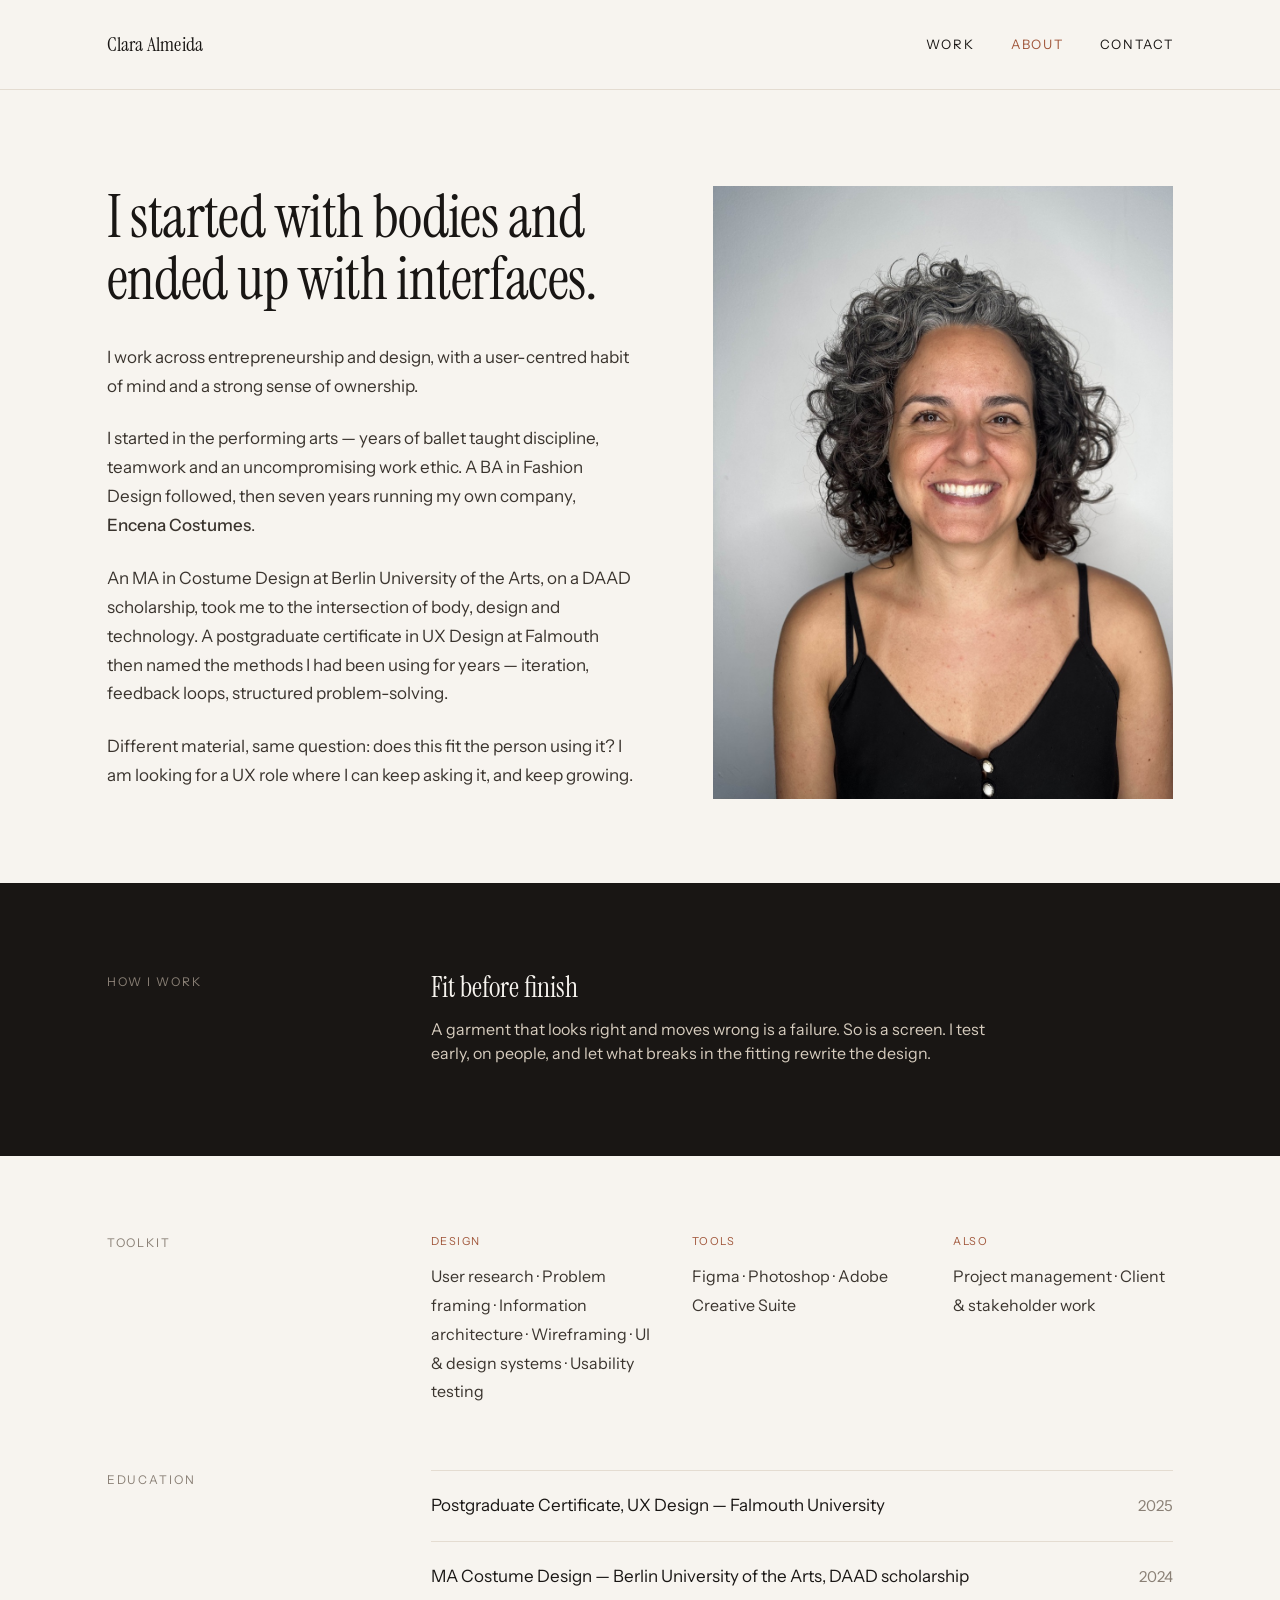
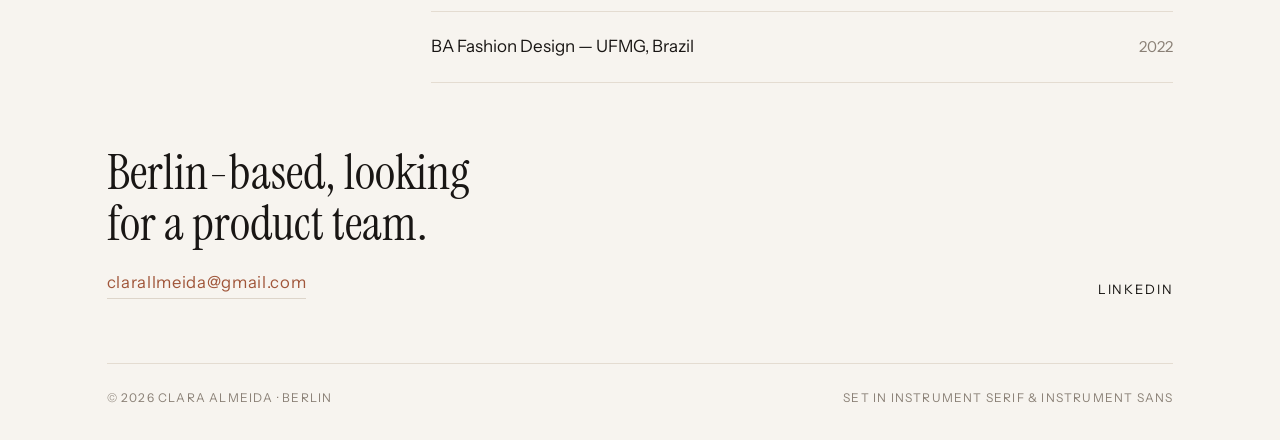
<file: about.html>
<!doctype html>
<html lang="en" class="no-js">
<head>
<meta charset="utf-8">
<script>document.documentElement.className=document.documentElement.className.replace(/\bno-js\b/,"js");</script>
<meta name="viewport" content="width=device-width, initial-scale=1">
<title>About — Clara Almeida</title>
<meta name="description" content="Clara Almeida: ballet, fashion design, seven years running Encena Costumes, an MA in Costume Design at Berlin University of the Arts, a postgraduate certificate in UX Design from Falmouth.">
<link rel="canonical" href="https://clarallmeida.com/about.html">
<link rel="icon" href="favicon-32.png" sizes="32x32" type="image/png">
<link rel="apple-touch-icon" href="apple-touch-icon.png">
<meta property="og:url" content="https://clarallmeida.com/about.html">
<meta property="og:image" content="https://clarallmeida.com/images/og-card.jpg">
<meta property="og:image:width" content="1200">
<meta property="og:image:height" content="630">
<meta property="og:type" content="article">
<meta name="twitter:card" content="summary_large_image">
<link rel="preconnect" href="https://fonts.googleapis.com">
<link rel="preconnect" href="https://fonts.gstatic.com" crossorigin>
<link rel="stylesheet" href="https://fonts.googleapis.com/css2?family=Instrument+Sans:wght@400;500;600&family=Instrument+Serif:ital@0;1&display=swap">
<link rel="stylesheet" href="styles.css">
</head>
<body>

<a class="skip-link" href="#main">Skip to content</a>

<header class="site-header">
  <div class="wrap">
    <a class="wordmark" href="index.html">Clara Almeida</a>
    <button class="nav-toggle" type="button" aria-expanded="false" aria-controls="primary-nav" aria-label="Menu">
      <svg width="22" height="22" viewBox="0 0 24 24" fill="none" stroke="currentColor" stroke-width="1.6" stroke-linecap="round" aria-hidden="true"><path d="M4 7h16"/><path d="M4 12h16"/><path d="M4 17h16"/></svg>
    </button>
    <nav class="nav" id="primary-nav" aria-label="Primary">
      <a href="work.html">Work</a>
      <a href="about.html" aria-current="page">About</a>
      <a href="#contact">Contact</a>
    </nav>
  </div>
</header>

<main id="main">

  <section class="wrap about-top">
    <div>
      <h1>I started with bodies and ended up with interfaces.</h1>
      <p class="prose">I work across entrepreneurship and design, with a user-centred habit of mind and a strong sense of ownership.</p>
      <p class="prose">I started in the performing arts — years of ballet taught discipline, teamwork and an uncompromising work ethic. A BA in Fashion Design followed, then seven years running my own company, <strong>Encena Costumes</strong>.</p>
      <p class="prose">An MA in Costume Design at Berlin University of the Arts, on a DAAD scholarship, took me to the intersection of body, design and technology. A postgraduate certificate in UX Design at Falmouth then named the methods I had been using for years — iteration, feedback loops, structured problem-solving.</p>
      <p class="prose">Different material, same question: does this fit the person using it? I am looking for a UX role where I can keep asking it, and keep growing.</p>
    </div>
    <figure class="portrait" style="margin:0">
      <div class="portrait__frame">
        <img src="images/clara-portrait.jpg" width="1050" height="1400" alt="Clara Almeida" loading="lazy" decoding="async">
      </div>
    </figure>
  </section>

  <section class="band-dark">
    <div class="wrap split" style="padding-block:0">
      <p class="label">How I work</p>
      <div class="pillars" style="max-width:560px">
        <div class="col">
          <h3>Fit before finish</h3>
          <p>A garment that looks right and moves wrong is a failure. So is a screen. I test early, on people, and let what breaks in the fitting rewrite the design.</p>
        </div>
      </div>
    </div>
  </section>

  <section class="wrap split">
    <p class="label">Toolkit</p>
    <div class="toolkit">
      <div class="col">
        <span>Design</span>
        <p>User research &middot; Problem framing &middot; Information architecture &middot; Wireframing &middot; UI &amp; design systems &middot; Usability testing</p>
      </div>
      <div class="col">
        <span>Tools</span>
        <p>Figma &middot; Photoshop &middot; Adobe Creative Suite</p>
      </div>
      <div class="col">
        <span>Also</span>
        <p>Project management &middot; Client &amp; stakeholder work</p>
      </div>
    </div>
  </section>

  <section class="wrap split" style="padding-top:0">
    <p class="label">Education</p>
    <div class="timeline">
      <div class="timeline__row">
        <p>Postgraduate Certificate, UX Design — Falmouth University</p>
        <span>2025</span>
      </div>
      <div class="timeline__row">
        <p>MA Costume Design — Berlin University of the Arts, DAAD scholarship</p>
        <span>2024</span>
      </div>
      <div class="timeline__row">
        <p>BA Fashion Design — UFMG, Brazil</p>
        <span>2022</span>
      </div>
    </div>
  </section>

</main>

<footer class="site-footer" id="contact" style="padding-top:0">
  <div class="wrap">
    <div class="footer-top">
      <div class="footer-cta">
        <h2>Berlin-based, looking<br>for a product team.</h2>
        <a class="link-u" href="mailto:clarallmeida@gmail.com">clarallmeida@gmail.com</a>
      </div>
      <nav class="social" aria-label="Elsewhere">
        <a href="https://www.linkedin.com/in/clarallmeida" rel="me">LinkedIn</a>
      </nav>
    </div>
    <div class="colophon">
      <span>&copy; 2026 Clara Almeida &middot; Berlin</span>
      <span>Set in Instrument Serif &amp; Instrument Sans</span>
    </div>
  </div>
</footer>

<script src="script.js"></script>
</body>
</html>
</file>
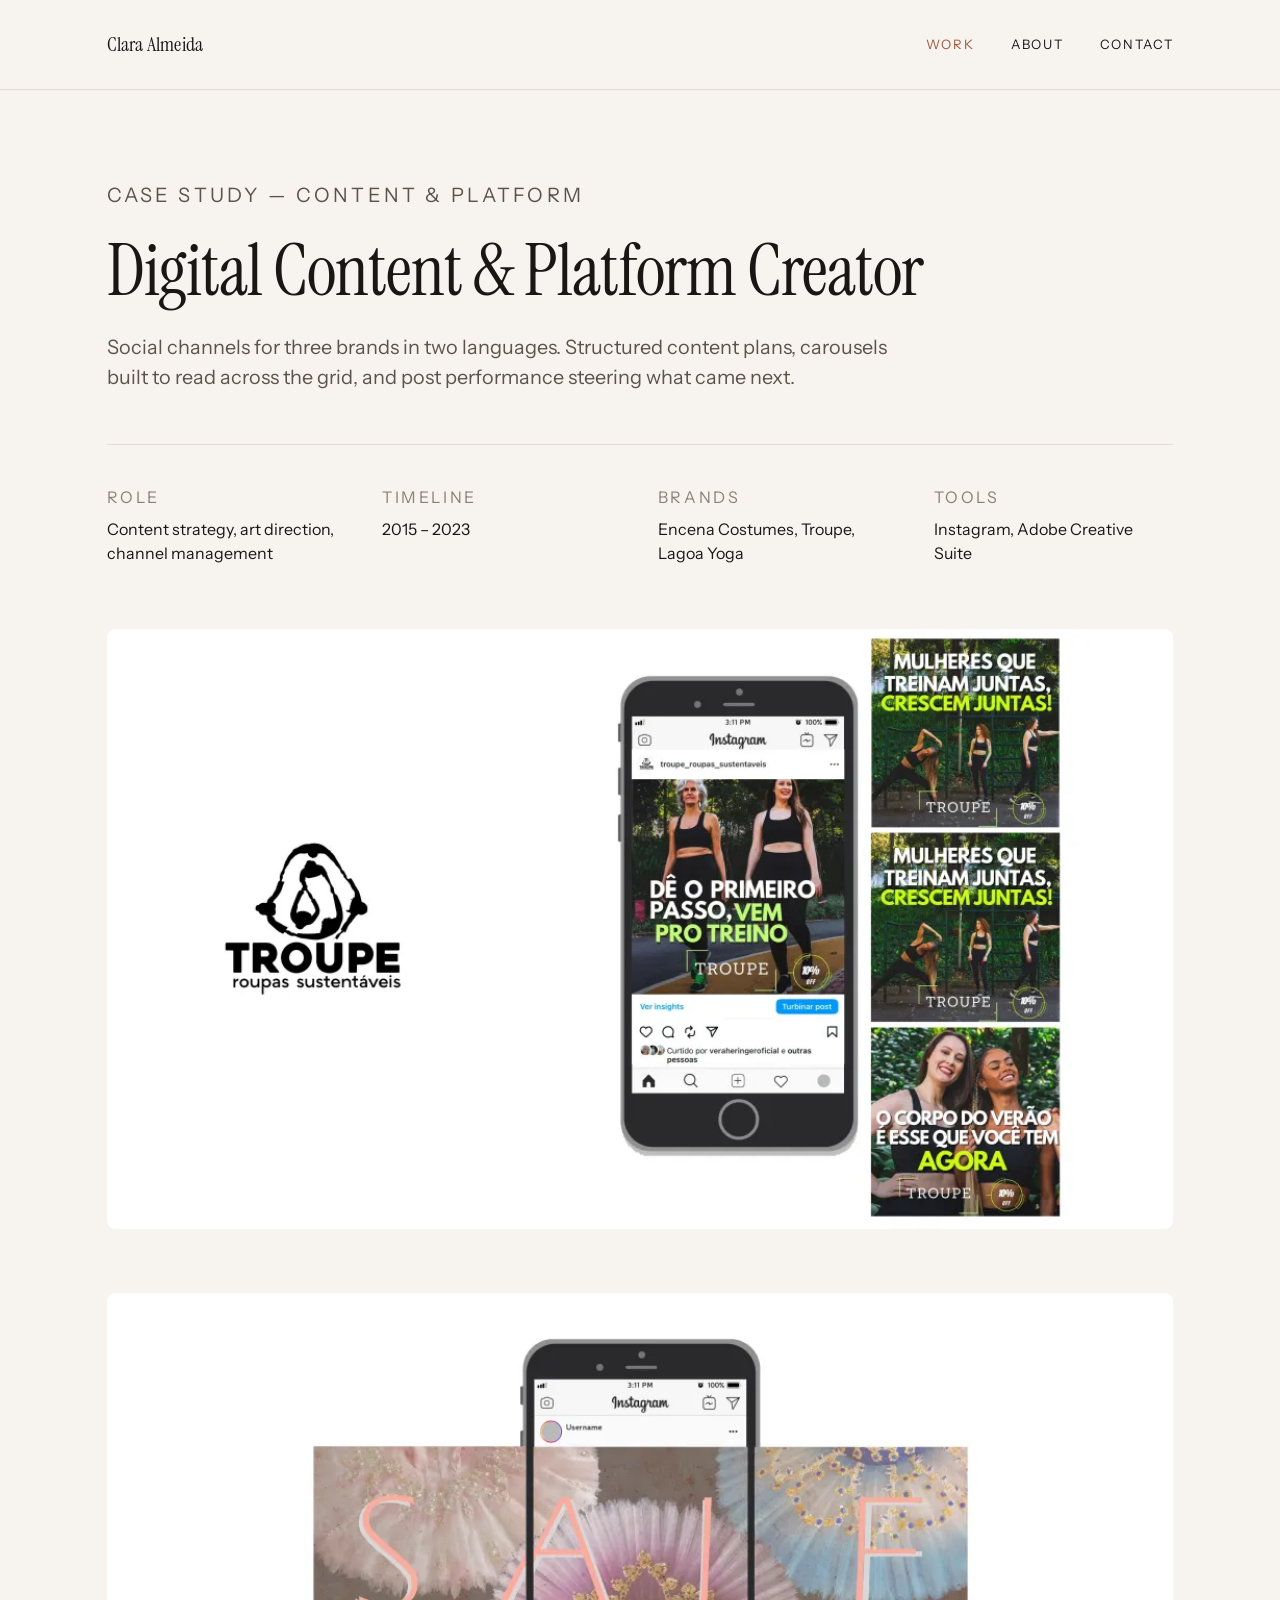
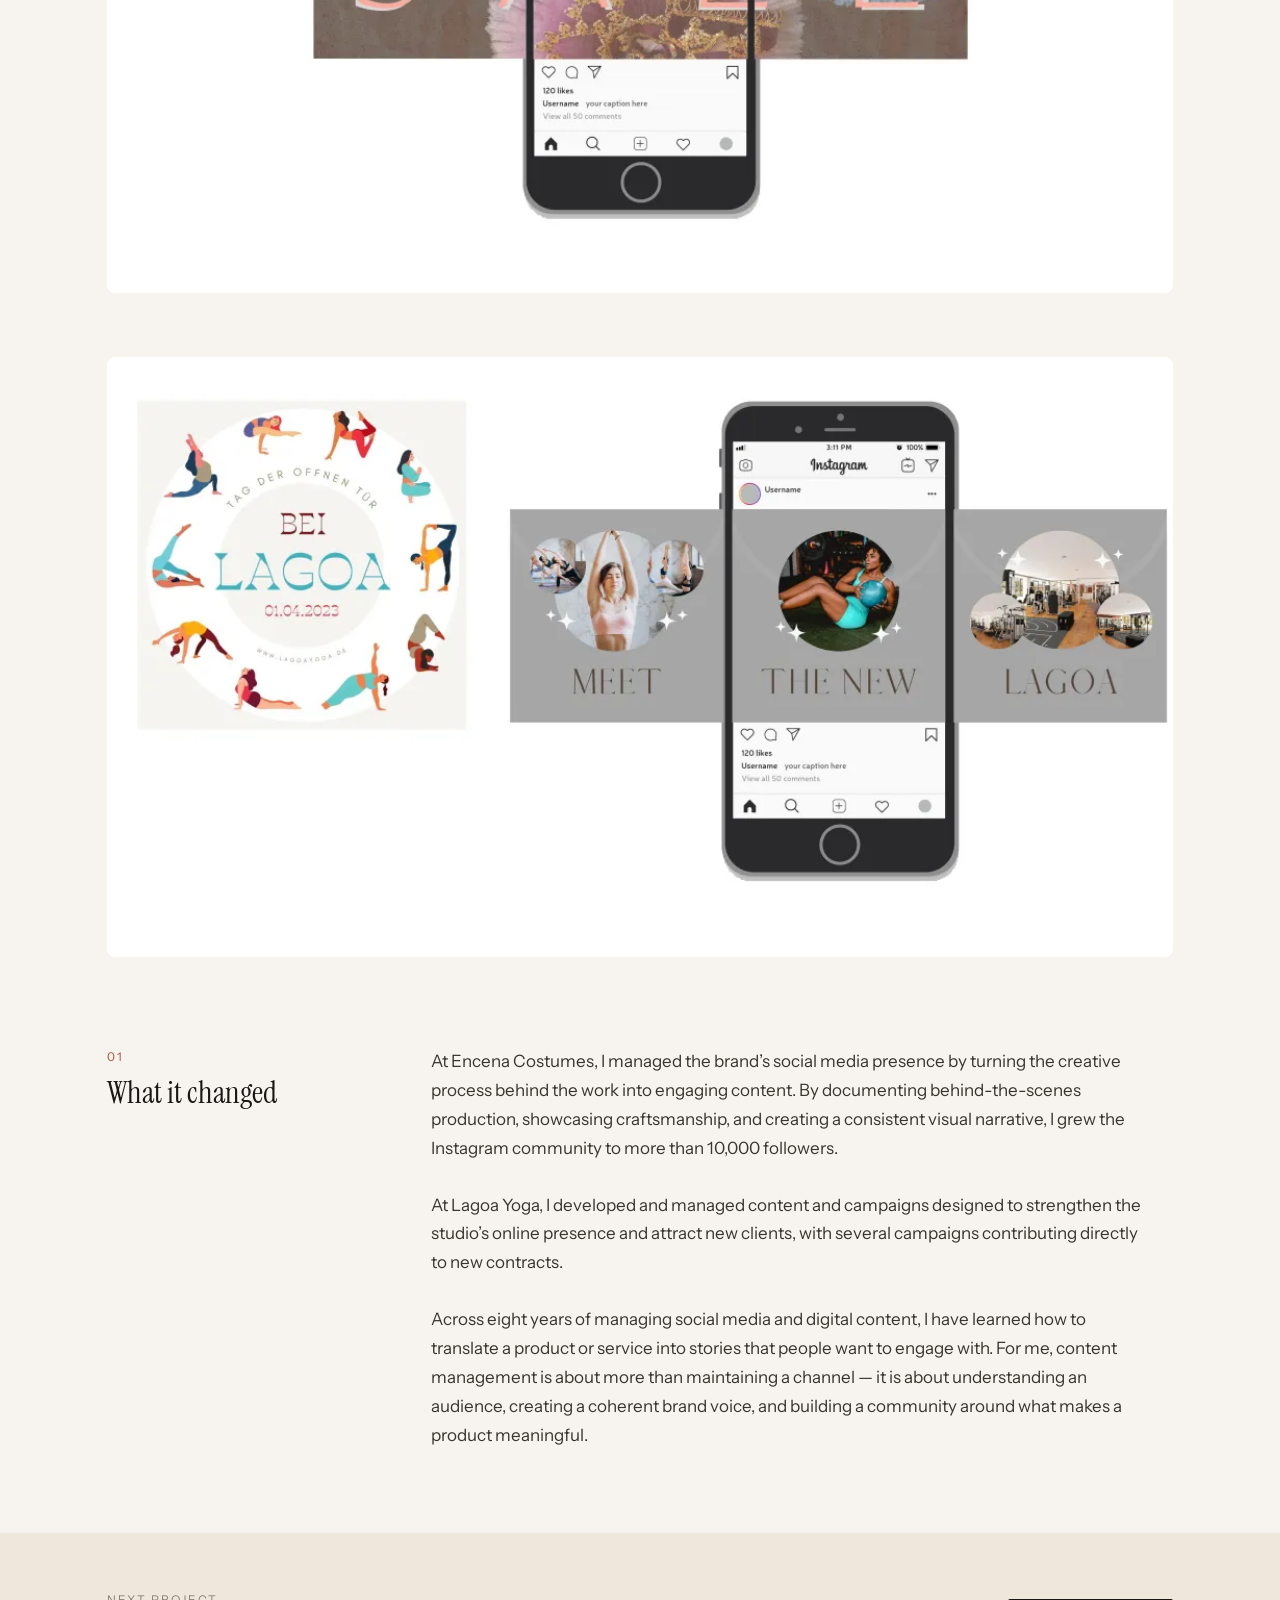
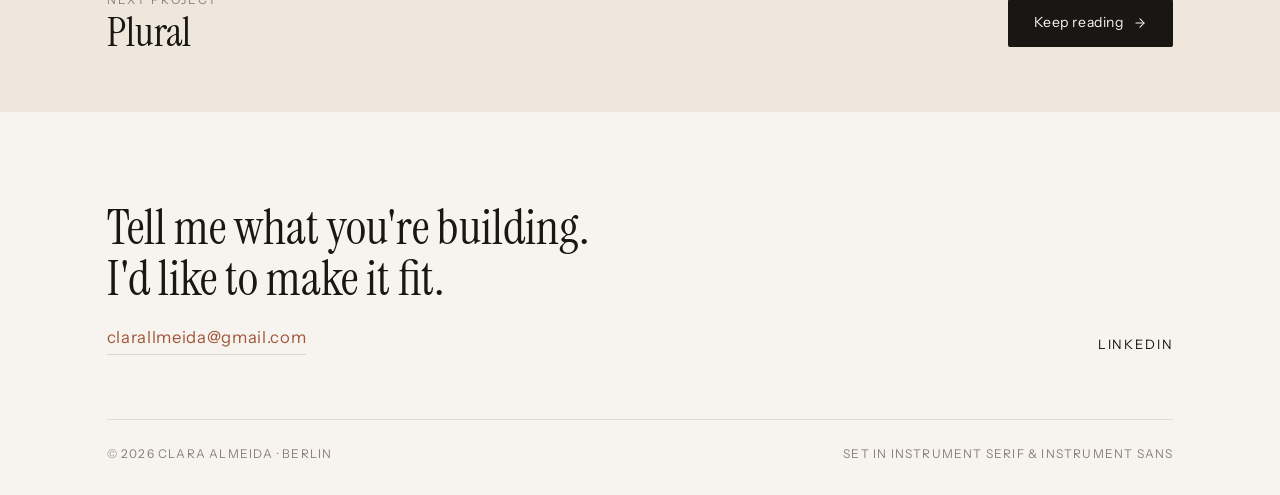
<file: digital-content.html>
<!doctype html>
<html lang="en" class="no-js">
<head>
<meta charset="utf-8">
<script>document.documentElement.className=document.documentElement.className.replace(/\bno-js\b/,"js");</script>
<meta name="viewport" content="width=device-width, initial-scale=1">
<title>Digital Content &amp; Platform Creator — Clara Almeida</title>
<meta name="description" content="Social channels for three brands in two languages: content strategy, campaign design and platform work for Encena Costumes, Troupe and Lagoa Yoga. By Clara Almeida.">
<link rel="canonical" href="https://clarallmeida.com/digital-content.html">
<link rel="icon" href="favicon-32.png" sizes="32x32" type="image/png">
<link rel="apple-touch-icon" href="apple-touch-icon.png">
<meta property="og:url" content="https://clarallmeida.com/digital-content.html">
<meta property="og:image" content="https://clarallmeida.com/images/og-card.jpg">
<meta property="og:image:width" content="1200">
<meta property="og:image:height" content="630">
<meta property="og:type" content="article">
<meta name="twitter:card" content="summary_large_image">
<link rel="preconnect" href="https://fonts.googleapis.com">
<link rel="preconnect" href="https://fonts.gstatic.com" crossorigin>
<link rel="stylesheet" href="https://fonts.googleapis.com/css2?family=Instrument+Sans:wght@400;500;600&family=Instrument+Serif:ital@0;1&display=swap">
<link rel="stylesheet" href="styles.css">
</head>
<body>

<a class="skip-link" href="#main">Skip to content</a>

<header class="site-header">
  <div class="wrap">
    <a class="wordmark" href="index.html">Clara Almeida</a>
    <button class="nav-toggle" type="button" aria-expanded="false" aria-controls="primary-nav" aria-label="Menu">
      <svg width="22" height="22" viewBox="0 0 24 24" fill="none" stroke="currentColor" stroke-width="1.6" stroke-linecap="round" aria-hidden="true"><path d="M4 7h16"/><path d="M4 12h16"/><path d="M4 17h16"/></svg>
    </button>
    <nav class="nav" id="primary-nav" aria-label="Primary">
      <a href="work.html" aria-current="page">Work</a>
      <a href="about.html">About</a>
      <a href="#contact">Contact</a>
    </nav>
  </div>
</header>

<main id="main">

  <article>

    <div class="wrap cs-head">
      <p class="label">Case study — Content &amp; platform</p>
      <h1>Digital Content &amp; Platform Creator</h1>
      <p>Social channels for three brands in two languages. Structured content plans, carousels built to read across the grid, and post performance steering what came next.</p>
    </div>

    <div class="wrap">
      <div class="cs-meta">
        <div>
          <p class="label">Role</p>
          <p>Content strategy, art direction, channel management</p>
        </div>
        <div>
          <p class="label">Timeline</p>
          <p>2015 – 2023</p>
        </div>
        <div>
          <p class="label">Brands</p>
          <p>Encena Costumes, Troupe, Lagoa Yoga</p>
        </div>
        <div>
          <p class="label">Tools</p>
          <p>Instagram, Adobe Creative Suite</p>
        </div>
      </div>

      <div class="shots">
        <figure class="shot reveal">
          <img src="images/content-troupe.webp" alt="Troupe: the logo, a live Instagram post with its insights panel open, and three campaign posts in Portuguese" width="1024" height="576" loading="lazy">
        </figure>

        <figure class="shot reveal">
          <img src="images/content-ballet.webp" alt="Encena Costumes sale campaign: one photograph of tutus split across three Instagram tiles to spell SALE" width="1024" height="576" loading="lazy">
        </figure>

        <figure class="shot reveal">
          <img src="images/content-lagoa.webp" alt="Lagoa Yoga: an open-day graphic in German and a three-tile carousel reading MEET THE NEW LAGOA" width="1024" height="576" loading="lazy">
        </figure>
      </div>

      <section class="cs-section reveal">
        <div class="cs-section__no">
          <span>01</span>
          <h2>What it changed</h2>
        </div>
        <div class="cs-section__body">
          <p class="prose">At Encena Costumes, I managed the brand’s social media presence by turning the creative process behind the work into engaging content. By documenting behind-the-scenes production, showcasing craftsmanship, and creating a consistent visual narrative, I grew the Instagram community to more than 10,000 followers.</p>
          <p class="prose">At Lagoa Yoga, I developed and managed content and campaigns designed to strengthen the studio’s online presence and attract new clients, with several campaigns contributing directly to new contracts.</p>
          <p class="prose">Across eight years of managing social media and digital content, I have learned how to translate a product or service into stories that people want to engage with. For me, content management is about more than maintaining a channel — it is about understanding an audience, creating a coherent brand voice, and building a community around what makes a product meaningful.</p>
        </div>
      </section>

    </div>

    <nav class="next-project" aria-label="Next project">
      <div class="wrap" style="display:flex; flex-wrap:wrap; align-items:center; justify-content:space-between; gap:32px; width:100%">
        <div>
          <p class="label">Next project</p>
          <h2>Plural</h2>
        </div>
        <a class="btn" href="plural.html">
          Keep reading
          <svg width="14" height="14" viewBox="0 0 24 24" fill="none" stroke="currentColor" stroke-width="1.8" stroke-linecap="round" stroke-linejoin="round" aria-hidden="true"><path d="M5 12h14"/><path d="m12 5 7 7-7 7"/></svg>
        </a>
      </div>
    </nav>

  </article>

</main>

<footer class="site-footer" id="contact">
  <div class="wrap">
    <div class="footer-top">
      <div class="footer-cta">
        <h2>Tell me what you're building.<br>I'd like to make it fit.</h2>
        <a class="link-u" href="mailto:clarallmeida@gmail.com">clarallmeida@gmail.com</a>
      </div>
      <nav class="social" aria-label="Elsewhere">
        <a href="https://www.linkedin.com/in/clarallmeida" rel="me">LinkedIn</a>
      </nav>
    </div>
    <div class="colophon">
      <span>&copy; 2026 Clara Almeida &middot; Berlin</span>
      <span>Set in Instrument Serif &amp; Instrument Sans</span>
    </div>
  </div>
</footer>

<script src="script.js"></script>
</body>
</html>
</file>
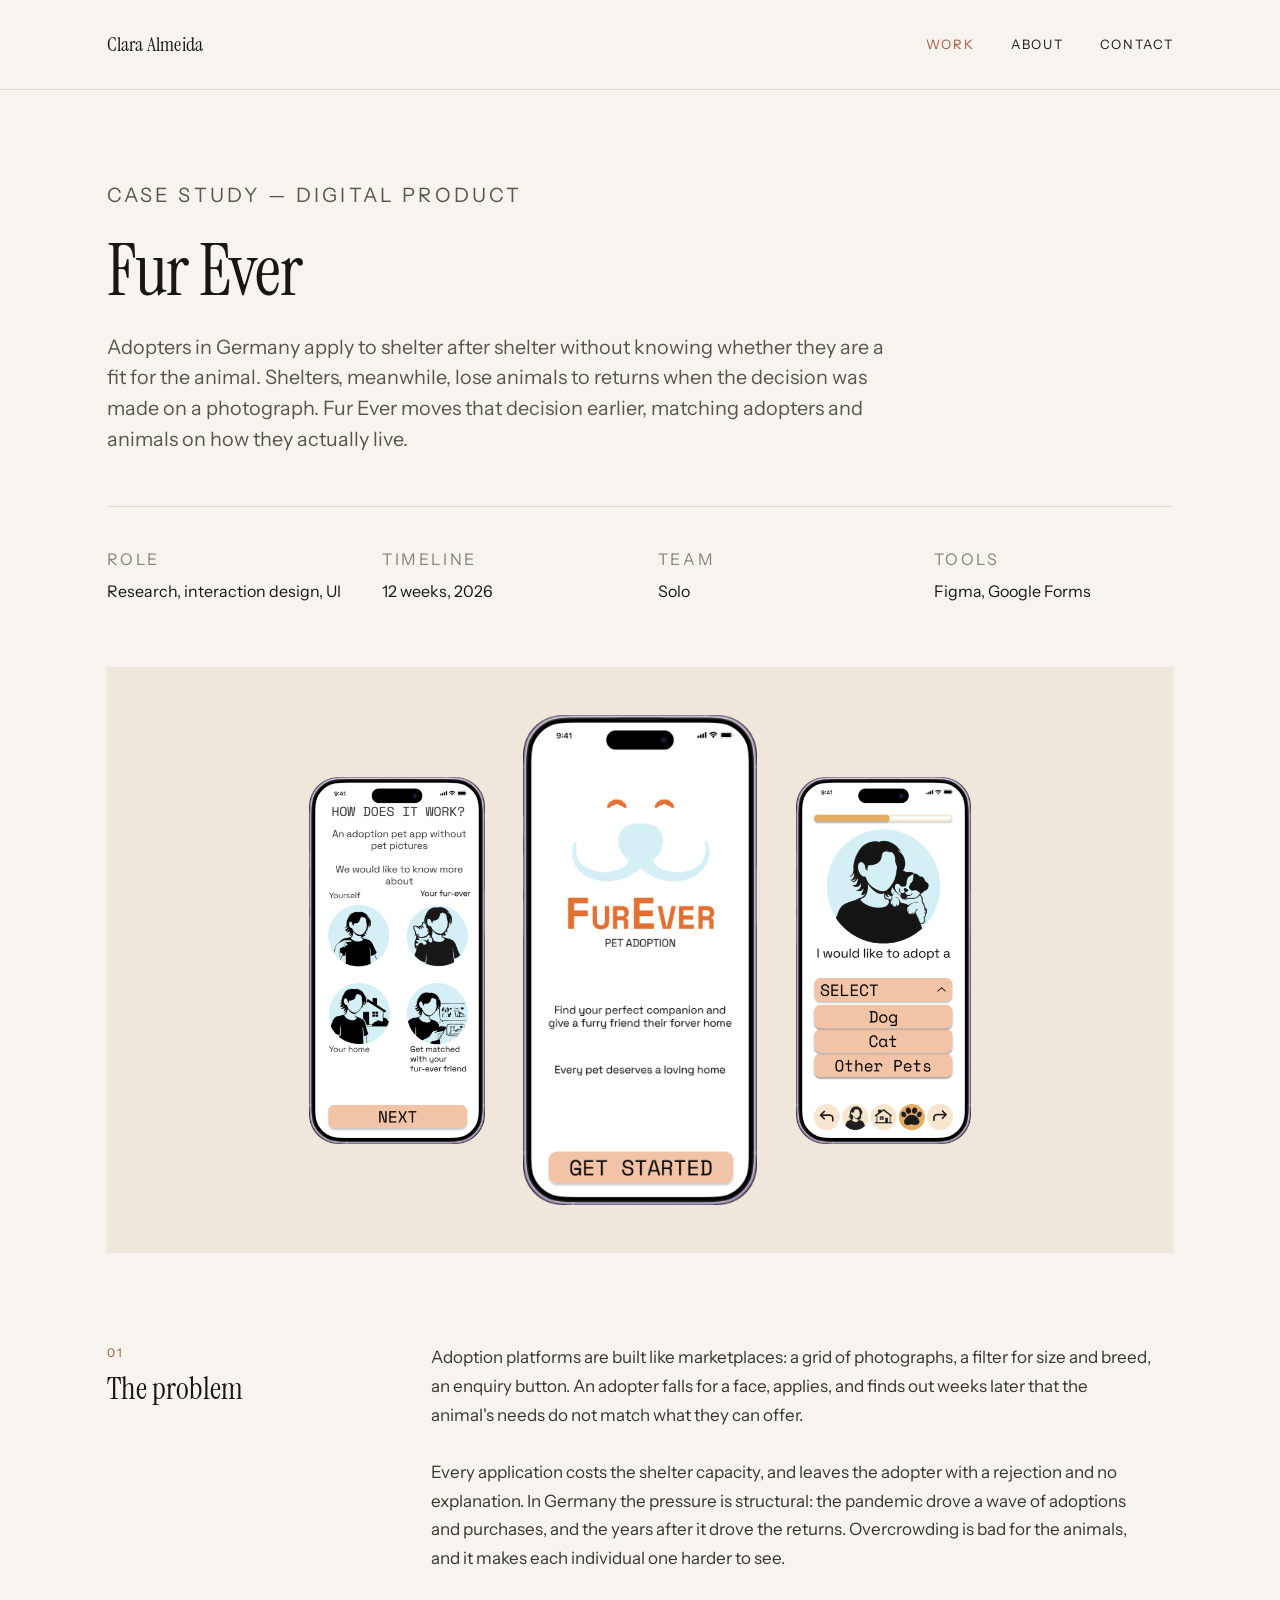
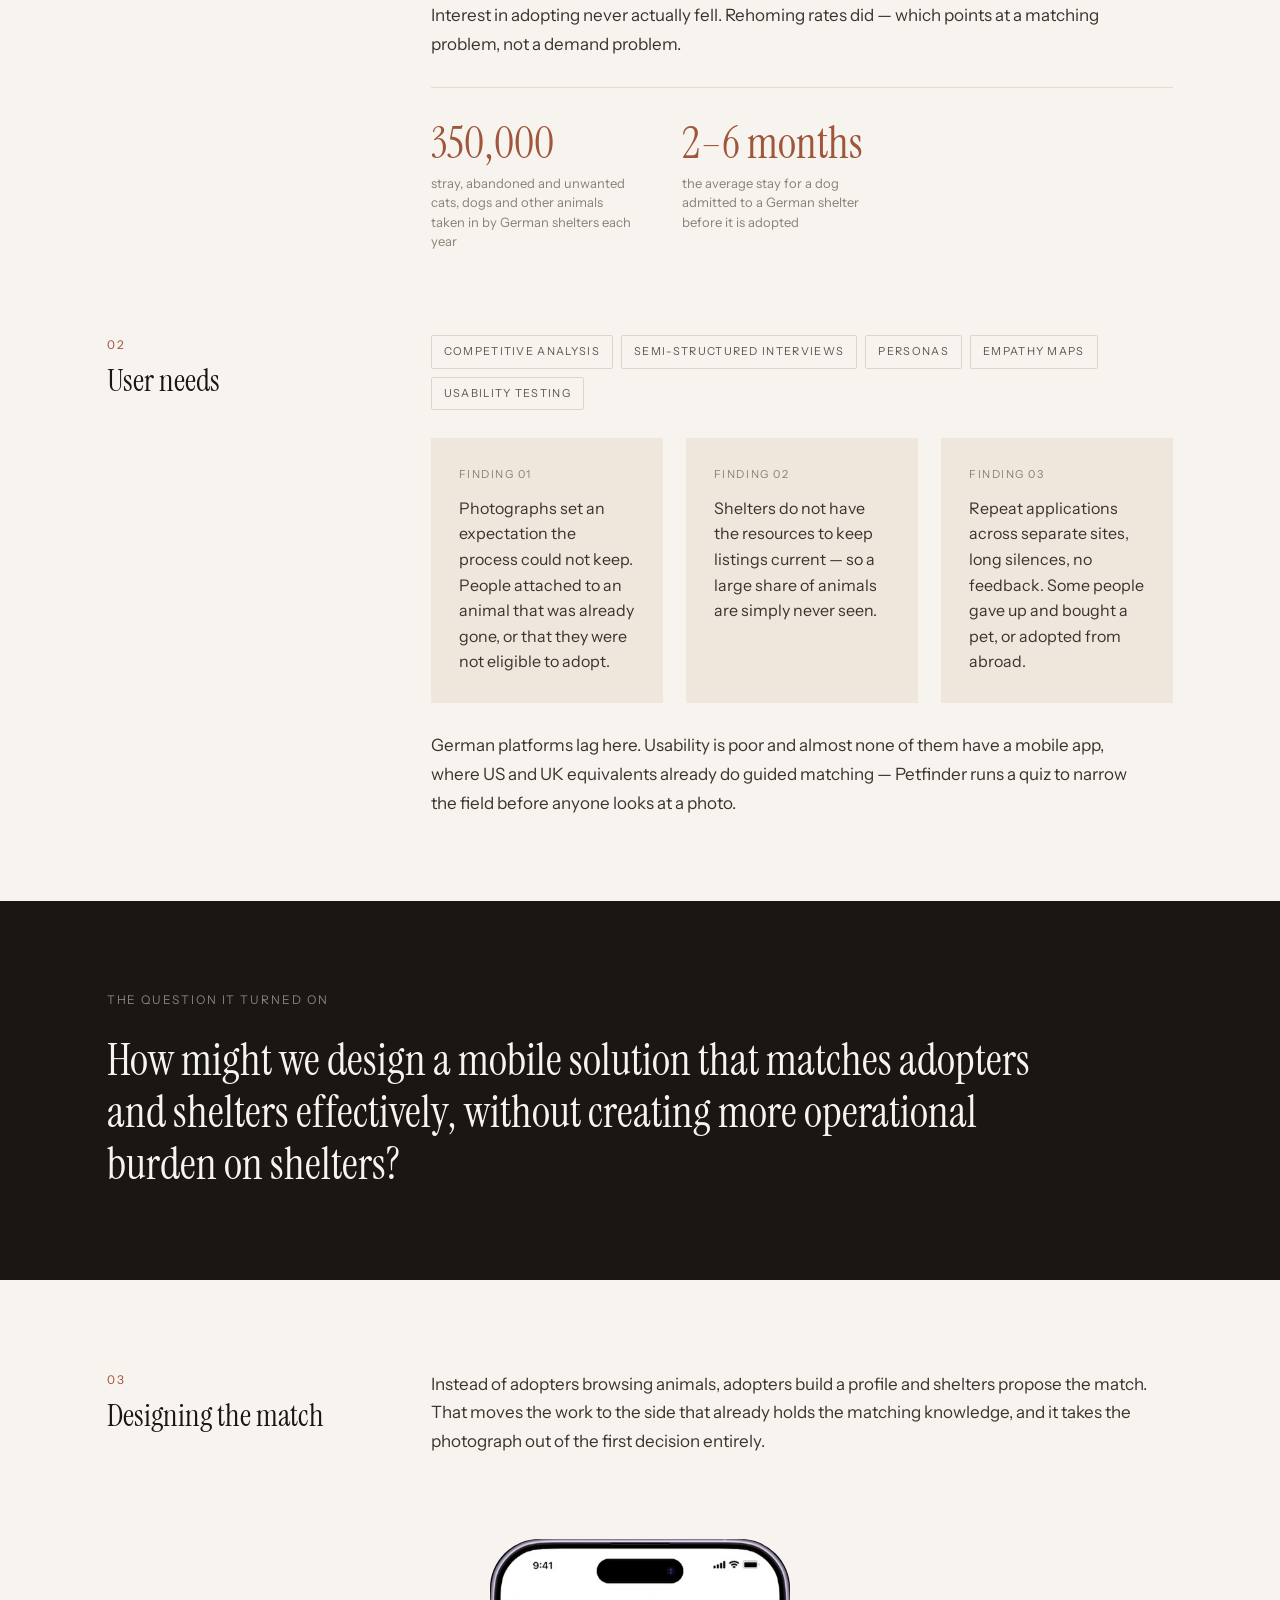
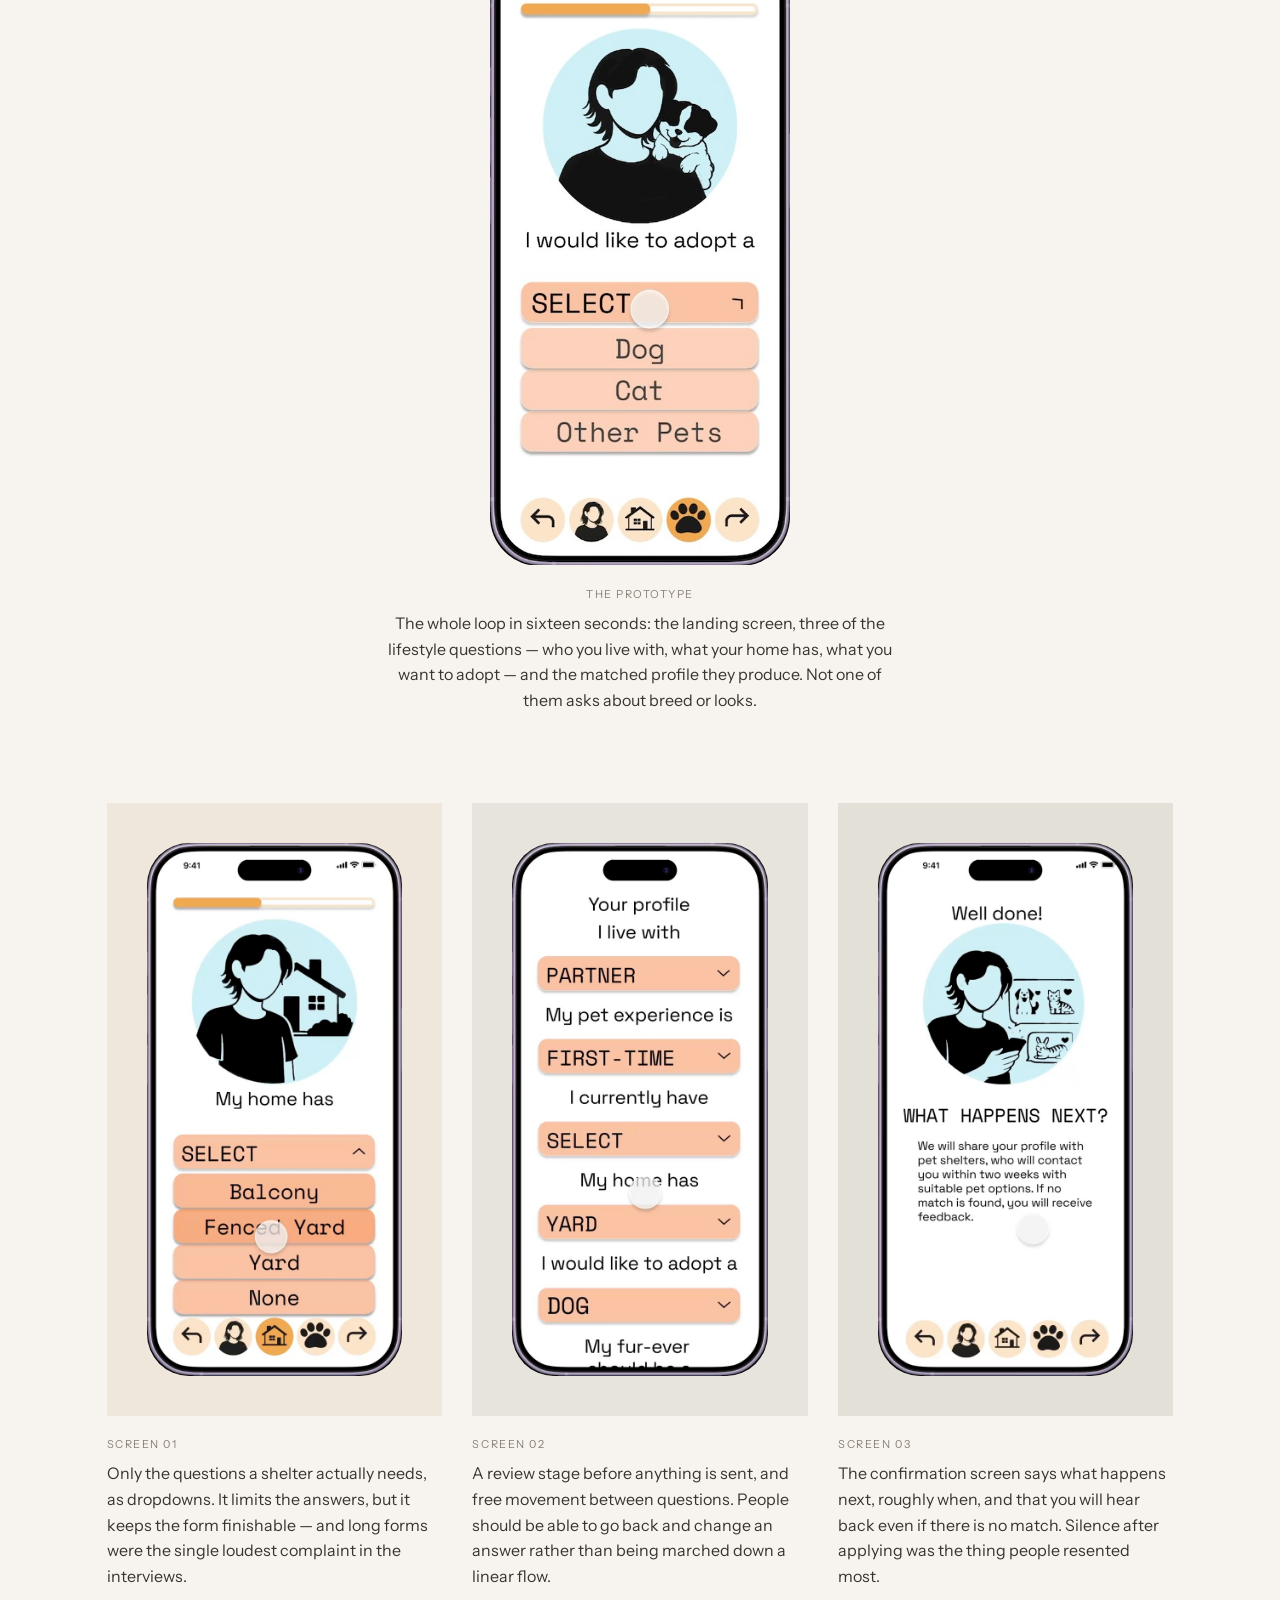
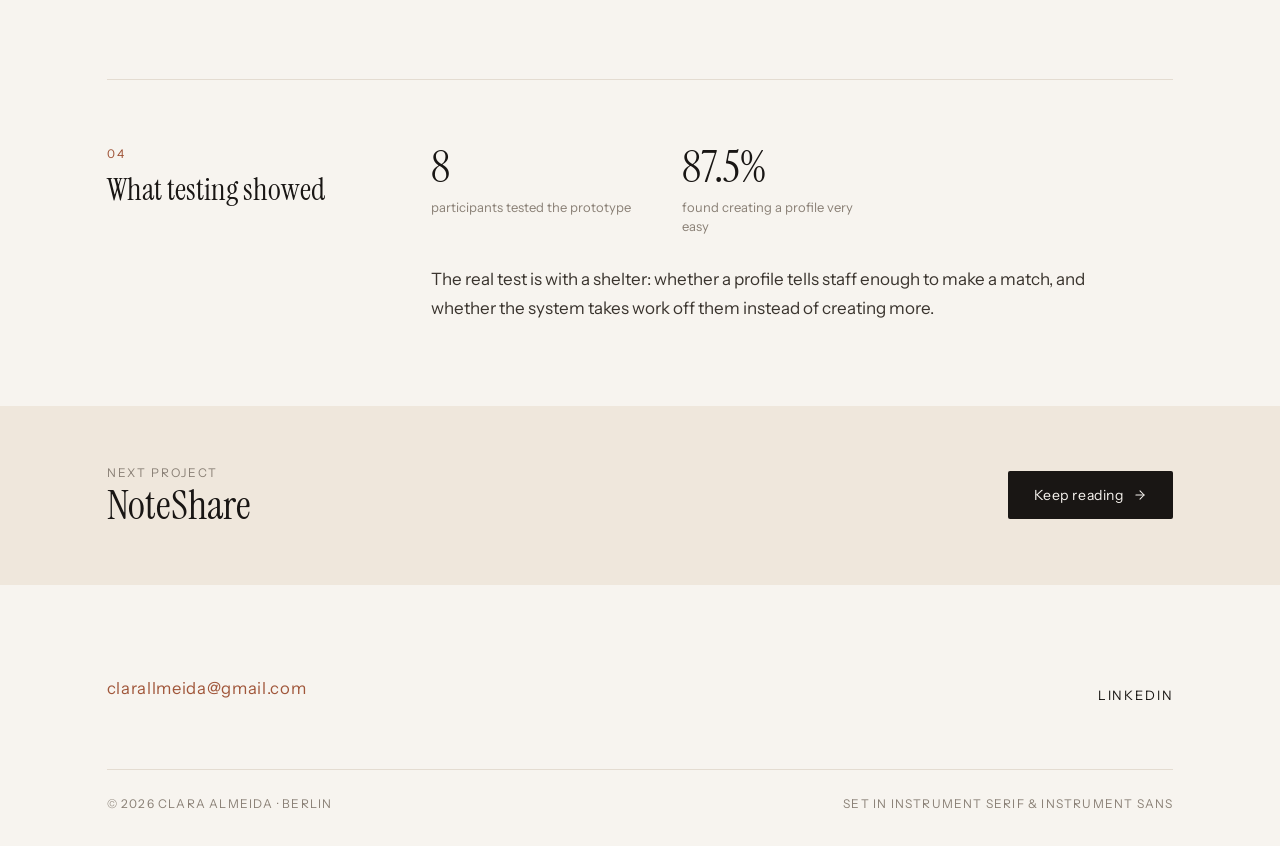
<file: fur-ever.html>
<!doctype html>
<html lang="en" class="no-js">
<head>
<meta charset="utf-8">
<script>document.documentElement.className=document.documentElement.className.replace(/\bno-js\b/,"js");</script>
<meta name="viewport" content="width=device-width, initial-scale=1">
<title>Fur Ever — Case study — Clara Almeida</title>
<meta name="description" content="Fur Ever moves the adoption decision earlier, matching adopters and shelter animals on how they actually live. A case study by Clara Almeida.">
<link rel="canonical" href="https://clarallmeida.com/fur-ever.html">
<link rel="icon" href="favicon-32.png" sizes="32x32" type="image/png">
<link rel="apple-touch-icon" href="apple-touch-icon.png">
<meta property="og:url" content="https://clarallmeida.com/fur-ever.html">
<meta property="og:image" content="https://clarallmeida.com/images/og-card.jpg">
<meta property="og:image:width" content="1200">
<meta property="og:image:height" content="630">
<meta property="og:type" content="article">
<meta name="twitter:card" content="summary_large_image">
<link rel="preconnect" href="https://fonts.googleapis.com">
<link rel="preconnect" href="https://fonts.gstatic.com" crossorigin>
<link rel="stylesheet" href="https://fonts.googleapis.com/css2?family=Instrument+Sans:wght@400;500;600&family=Instrument+Serif:ital@0;1&display=swap">
<link rel="stylesheet" href="styles.css">
</head>
<body>

<a class="skip-link" href="#main">Skip to content</a>

<header class="site-header">
  <div class="wrap">
    <a class="wordmark" href="index.html">Clara Almeida</a>
    <button class="nav-toggle" type="button" aria-expanded="false" aria-controls="primary-nav" aria-label="Menu">
      <svg width="22" height="22" viewBox="0 0 24 24" fill="none" stroke="currentColor" stroke-width="1.6" stroke-linecap="round" aria-hidden="true"><path d="M4 7h16"/><path d="M4 12h16"/><path d="M4 17h16"/></svg>
    </button>
    <nav class="nav" id="primary-nav" aria-label="Primary">
      <a href="work.html" aria-current="page">Work</a>
      <a href="about.html">About</a>
      <a href="#contact">Contact</a>
    </nav>
  </div>
</header>

<main id="main">

  <article>

    <div class="wrap cs-head">
      <p class="label">Case study — Digital product</p>
      <h1>Fur Ever</h1>
      <p>Adopters in Germany apply to shelter after shelter without knowing whether they are a fit for the animal. Shelters, meanwhile, lose animals to returns when the decision was made on a photograph. Fur Ever moves that decision earlier, matching adopters and animals on how they actually live.</p>
    </div>

    <div class="wrap">
      <div class="cs-meta">
        <div>
          <p class="label">Role</p>
          <p>Research, interaction design, UI</p>
        </div>
        <div>
          <p class="label">Timeline</p>
          <p>12 weeks, 2026</p>
        </div>
        <div>
          <p class="label">Team</p>
          <p>Solo</p>
        </div>
        <div>
          <p class="label">Tools</p>
          <p>Figma, Google Forms</p>
        </div>
      </div>

      <div class="cs-hero cs-hero--screens">
          <img src="images/fur-ever-hero-left.png" alt="Fur Ever explaining how it works: an adoption app without pet pictures, asking about yourself, your fur-ever and your home" width="600" height="1254">
          <img class="is-lead" src="images/fur-ever-hero-mid.png" alt="The Fur Ever landing screen: find your perfect companion and give a furry friend their forever home" width="600" height="1254">
          <img src="images/fur-ever-hero-right.png" alt="The question 'I would like to adopt a', with the dropdown open on Dog, Cat and Other Pets" width="600" height="1254">
        </div>

      <section class="cs-section reveal">
        <div class="cs-section__no">
          <span>01</span>
          <h2>The problem</h2>
        </div>
        <div class="cs-section__body">
          <p class="prose">Adoption platforms are built like marketplaces: a grid of photographs, a filter for size and breed, an enquiry button. An adopter falls for a face, applies, and finds out weeks later that the animal's needs do not match what they can offer.</p>
          <p class="prose">Every application costs the shelter capacity, and leaves the adopter with a rejection and no explanation. In Germany the pressure is structural: the pandemic drove a wave of adoptions and purchases, and the years after it drove the returns. Overcrowding is bad for the animals, and it makes each individual one harder to see.</p>
          <p class="prose">Interest in adopting never actually fell. Rehoming rates did — which points at a matching problem, not a demand problem.</p>
          <div class="stats">
            <p class="stat"><b>350,000</b><span>stray, abandoned and unwanted cats, dogs and other animals taken in by German shelters each year</span></p>
            <p class="stat"><b>2–6 months</b><span>the average stay for a dog admitted to a German shelter before it is adopted</span></p>
          </div>
        </div>
      </section>

      <section class="cs-section reveal">
        <div class="cs-section__no">
          <span>02</span>
          <h2>User needs</h2>
        </div>
        <div class="cs-section__body">
          <ul class="tags">
            <li class="tag">Competitive analysis</li>
            <li class="tag">Semi-structured interviews</li>
            <li class="tag">Personas</li>
            <li class="tag">Empathy maps</li>
            <li class="tag">Usability testing</li>
          </ul>
          <div class="findings">
            <div class="finding">
              <span>Finding 01</span>
              <p>Photographs set an expectation the process could not keep. People attached to an animal that was already gone, or that they were not eligible to adopt.</p>
            </div>
            <div class="finding">
              <span>Finding 02</span>
              <p>Shelters do not have the resources to keep listings current — so a large share of animals are simply never seen.</p>
            </div>
            <div class="finding">
              <span>Finding 03</span>
              <p>Repeat applications across separate sites, long silences, no feedback. Some people gave up and bought a pet, or adopted from abroad.</p>
            </div>
          </div>
          <p class="prose">German platforms lag here. Usability is poor and almost none of them have a mobile app, where US and UK equivalents already do guided matching — Petfinder runs a quiz to narrow the field before anyone looks at a photo.</p>
        </div>
      </section>
    </div>

    <section class="band-dark pullquote">
      <div class="wrap">
        <p class="label" style="margin-bottom:24px">The question it turned on</p>
        <p class="pullquote__quote">How might we design a mobile solution that matches adopters and shelters effectively, without creating more operational burden on shelters?</p>
      </div>
    </section>

    <div class="wrap" style="padding-top:clamp(56px,7vw,96px)">
      <section class="cs-section">
        <div class="cs-section__no">
          <span>03</span>
          <h2>Designing the match</h2>
        </div>
        <div class="cs-section__body">
          <p class="prose">Instead of adopters browsing animals, adopters build a profile and shelters propose the match. That moves the work to the side that already holds the matching knowledge, and it takes the photograph out of the first decision entirely.</p>
        </div>
      </section>

      <figure class="demo reveal">
        <div class="demo__frame">
          <video src="media/fur-ever-demo.mp4" poster="images/fur-ever-demo-poster.jpg"
                 autoplay muted loop playsinline preload="metadata"
                 width="480" height="1002"
                 aria-label="Fur Ever prototype: the lifestyle questionnaire, from landing screen to matched profile"></video>
        </div>
        <figcaption class="demo__cap">
          <span>The prototype</span>
          <p>The whole loop in sixteen seconds: the landing screen, three of the lifestyle questions — who you live with, what your home has, what you want to adopt — and the matched profile they produce. Not one of them asks about breed or looks.</p>
        </figcaption>
      </figure>

      <div class="screens">
        <figure class="screen reveal" style="margin:0">
          <div class="screen__frame">
            <span class="phone">
              <img src="images/fur-ever-screen-01.jpg" alt="The Fur Ever questionnaire asking what the adopter's home has, with the dropdown open on Balcony, Fenced Yard, Yard and None"
                   width="600" height="1254" loading="lazy">
            </span>
          </div>
          <figcaption class="screen__cap">
            <span>Screen 01</span>
            <p>Only the questions a shelter actually needs, as dropdowns. It limits the answers, but it keeps the form finishable — and long forms were the single loudest complaint in the interviews.</p>
          </figcaption>
        </figure>

        <figure class="screen reveal" style="margin:0">
          <div class="screen__frame">
            <span class="phone">
              <img src="images/fur-ever-screen-02.jpg" alt="The review screen listing the finished profile: lives with a partner, first-time owner, has a yard, would like to adopt a dog"
                   width="600" height="1254" loading="lazy">
            </span>
          </div>
          <figcaption class="screen__cap">
            <span>Screen 02</span>
            <p>A review stage before anything is sent, and free movement between questions. People should be able to go back and change an answer rather than being marched down a linear flow.</p>
          </figcaption>
        </figure>

        <figure class="screen reveal" style="margin:0">
          <div class="screen__frame">
            <span class="phone">
              <img src="images/fur-ever-screen-03.jpg" alt="The confirmation screen — Well done, what happens next: shelters make contact within two weeks, and the adopter hears back even if there is no match"
                   width="600" height="1254" loading="lazy">
            </span>
          </div>
          <figcaption class="screen__cap">
            <span>Screen 03</span>
            <p>The confirmation screen says what happens next, roughly when, and that you will hear back even if there is no match. Silence after applying was the thing people resented most.</p>
          </figcaption>
        </figure>
      </div>

      <section class="cs-section" style="border-top:1px solid var(--rule); padding-top:clamp(48px,5vw,72px)">
        <div class="cs-section__no">
          <span>04</span>
          <h2>What testing showed</h2>
        </div>
        <div class="cs-section__body">
          <div class="stats stats--plain" style="border-top:0; padding-top:0">
            <p class="stat"><b>8</b><span>participants tested the prototype</span></p>
            <p class="stat"><b>87.5%</b><span>found creating a profile very easy</span></p>
          </div>
          <p class="prose">The real test is with a shelter: whether a profile tells staff enough to make a match, and whether the system takes work off them instead of creating more.</p>
        </div>
      </section>
    </div>

    <nav class="next-project" aria-label="Next project">
      <div class="wrap" style="display:flex; flex-wrap:wrap; align-items:center; justify-content:space-between; gap:32px; width:100%">
        <div>
          <p class="label">Next project</p>
          <h2>NoteShare</h2>
        </div>
        <a class="btn" href="note-share.html">
          Keep reading
          <svg width="14" height="14" viewBox="0 0 24 24" fill="none" stroke="currentColor" stroke-width="1.8" stroke-linecap="round" stroke-linejoin="round" aria-hidden="true"><path d="M5 12h14"/><path d="m12 5 7 7-7 7"/></svg>
        </a>
      </div>
    </nav>

  </article>

</main>

<footer class="site-footer" id="contact">
  <div class="wrap">
    <div class="footer-top">
      <div class="footer-cta">
        <a class="link-u link-u--accent" href="mailto:clarallmeida@gmail.com">clarallmeida@gmail.com</a>
      </div>
      <nav class="social" aria-label="Elsewhere">
        <a href="https://www.linkedin.com/in/clarallmeida" rel="me">LinkedIn</a>
      </nav>
    </div>
    <div class="colophon">
      <span>&copy; 2026 Clara Almeida &middot; Berlin</span>
      <span>Set in Instrument Serif &amp; Instrument Sans</span>
    </div>
  </div>
</footer>

<script src="script.js"></script>
</body>
</html>
</file>
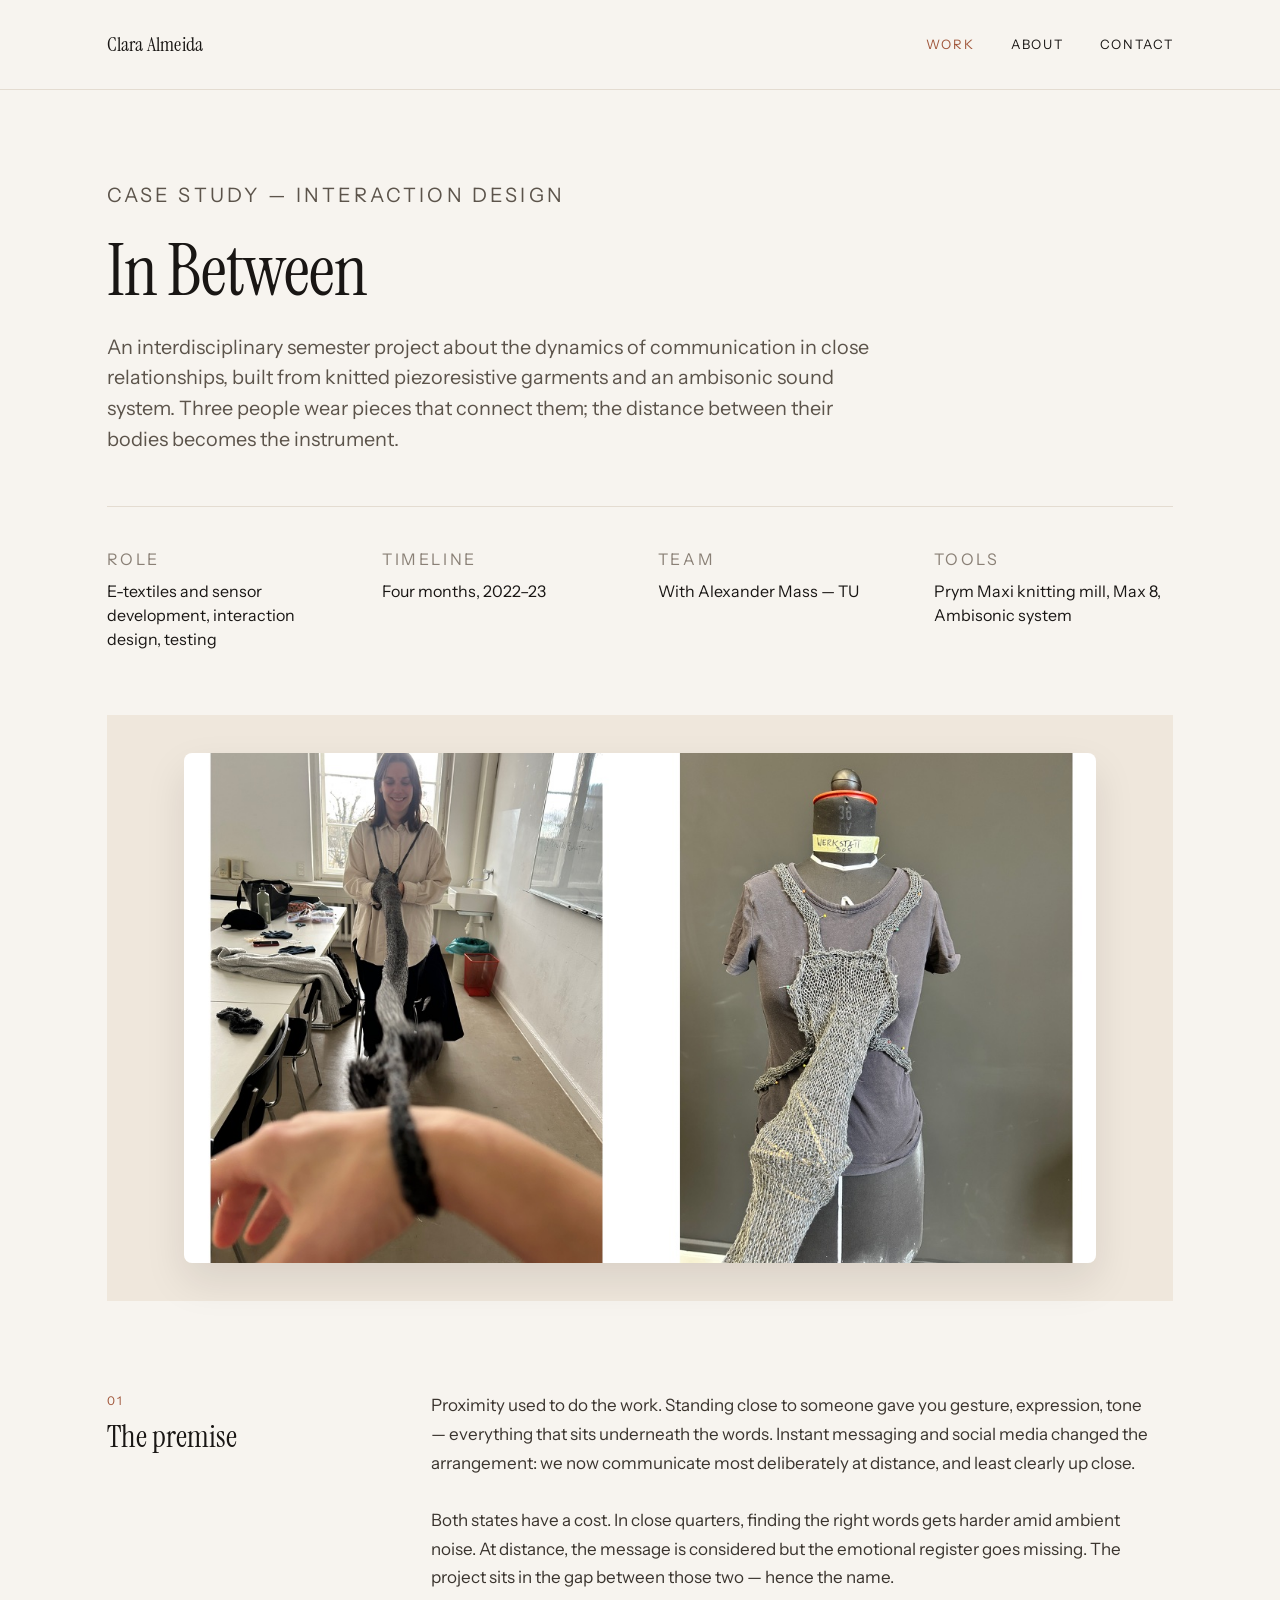
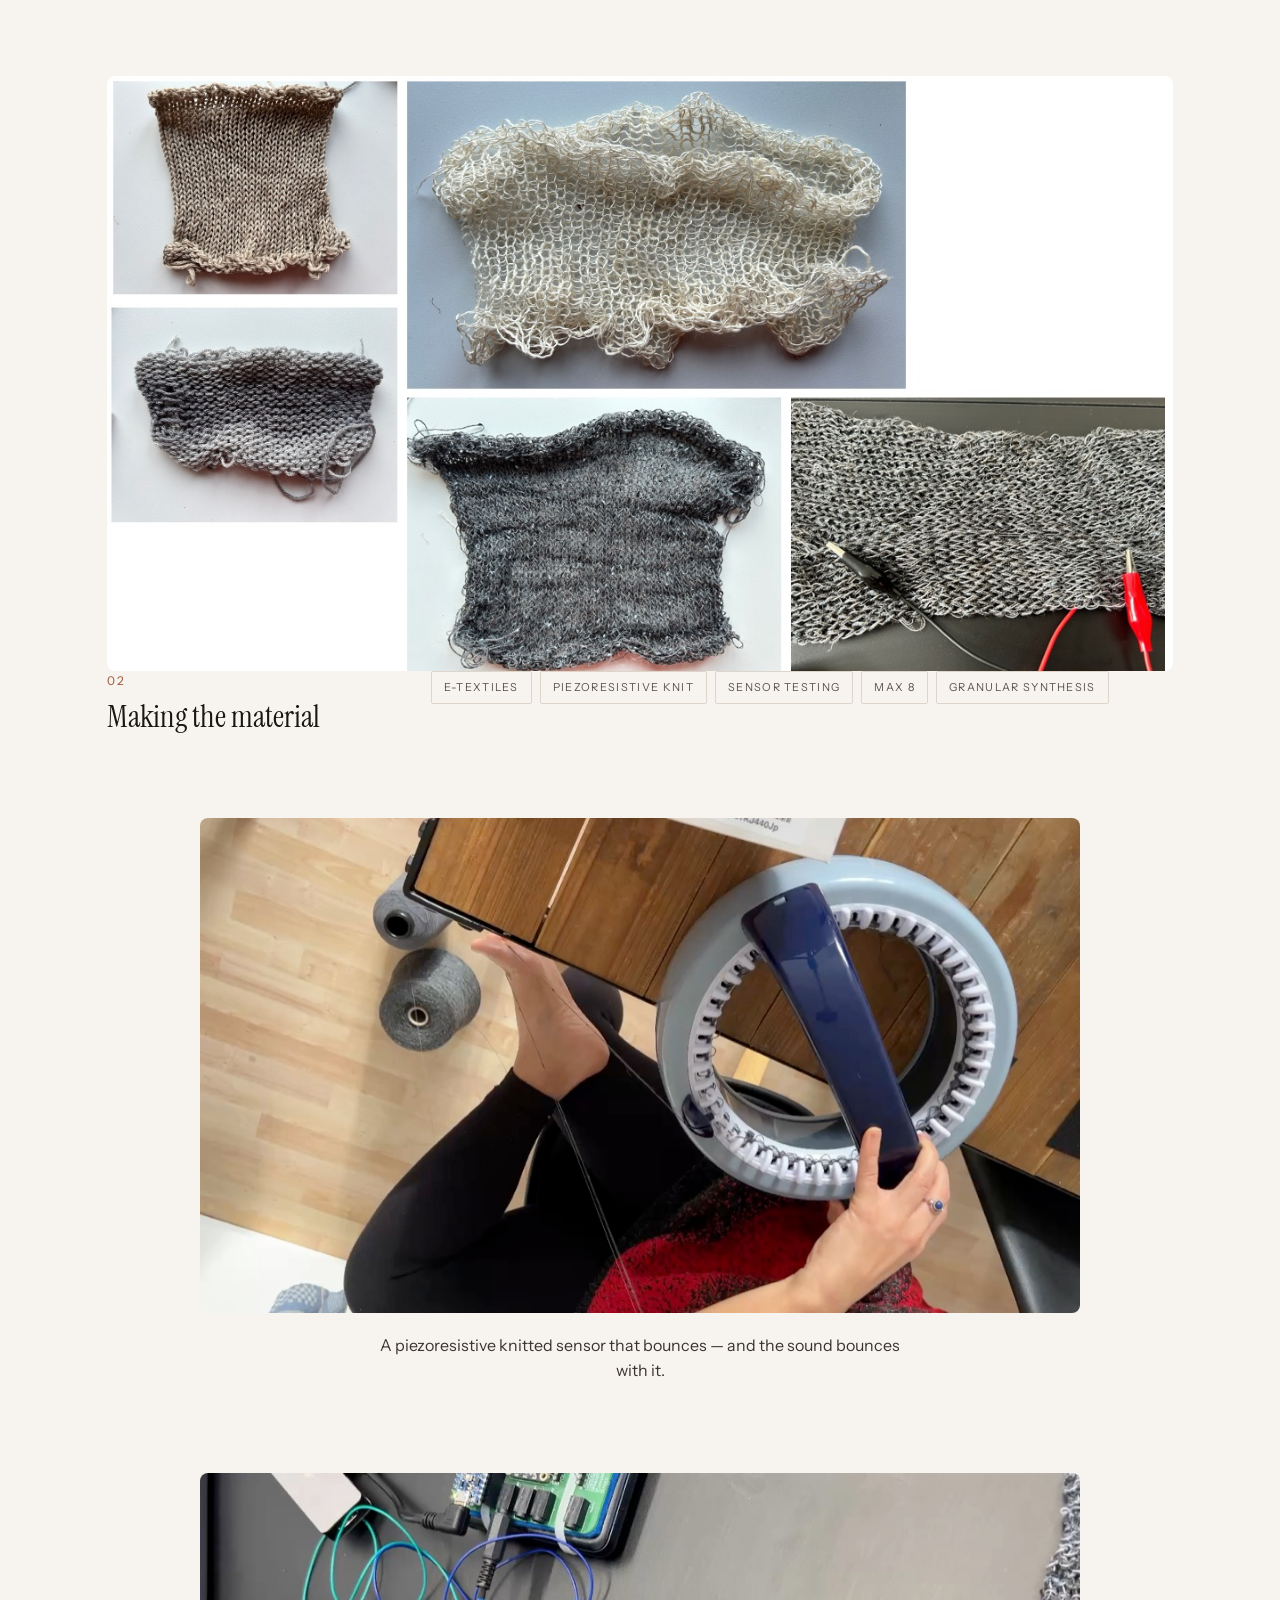
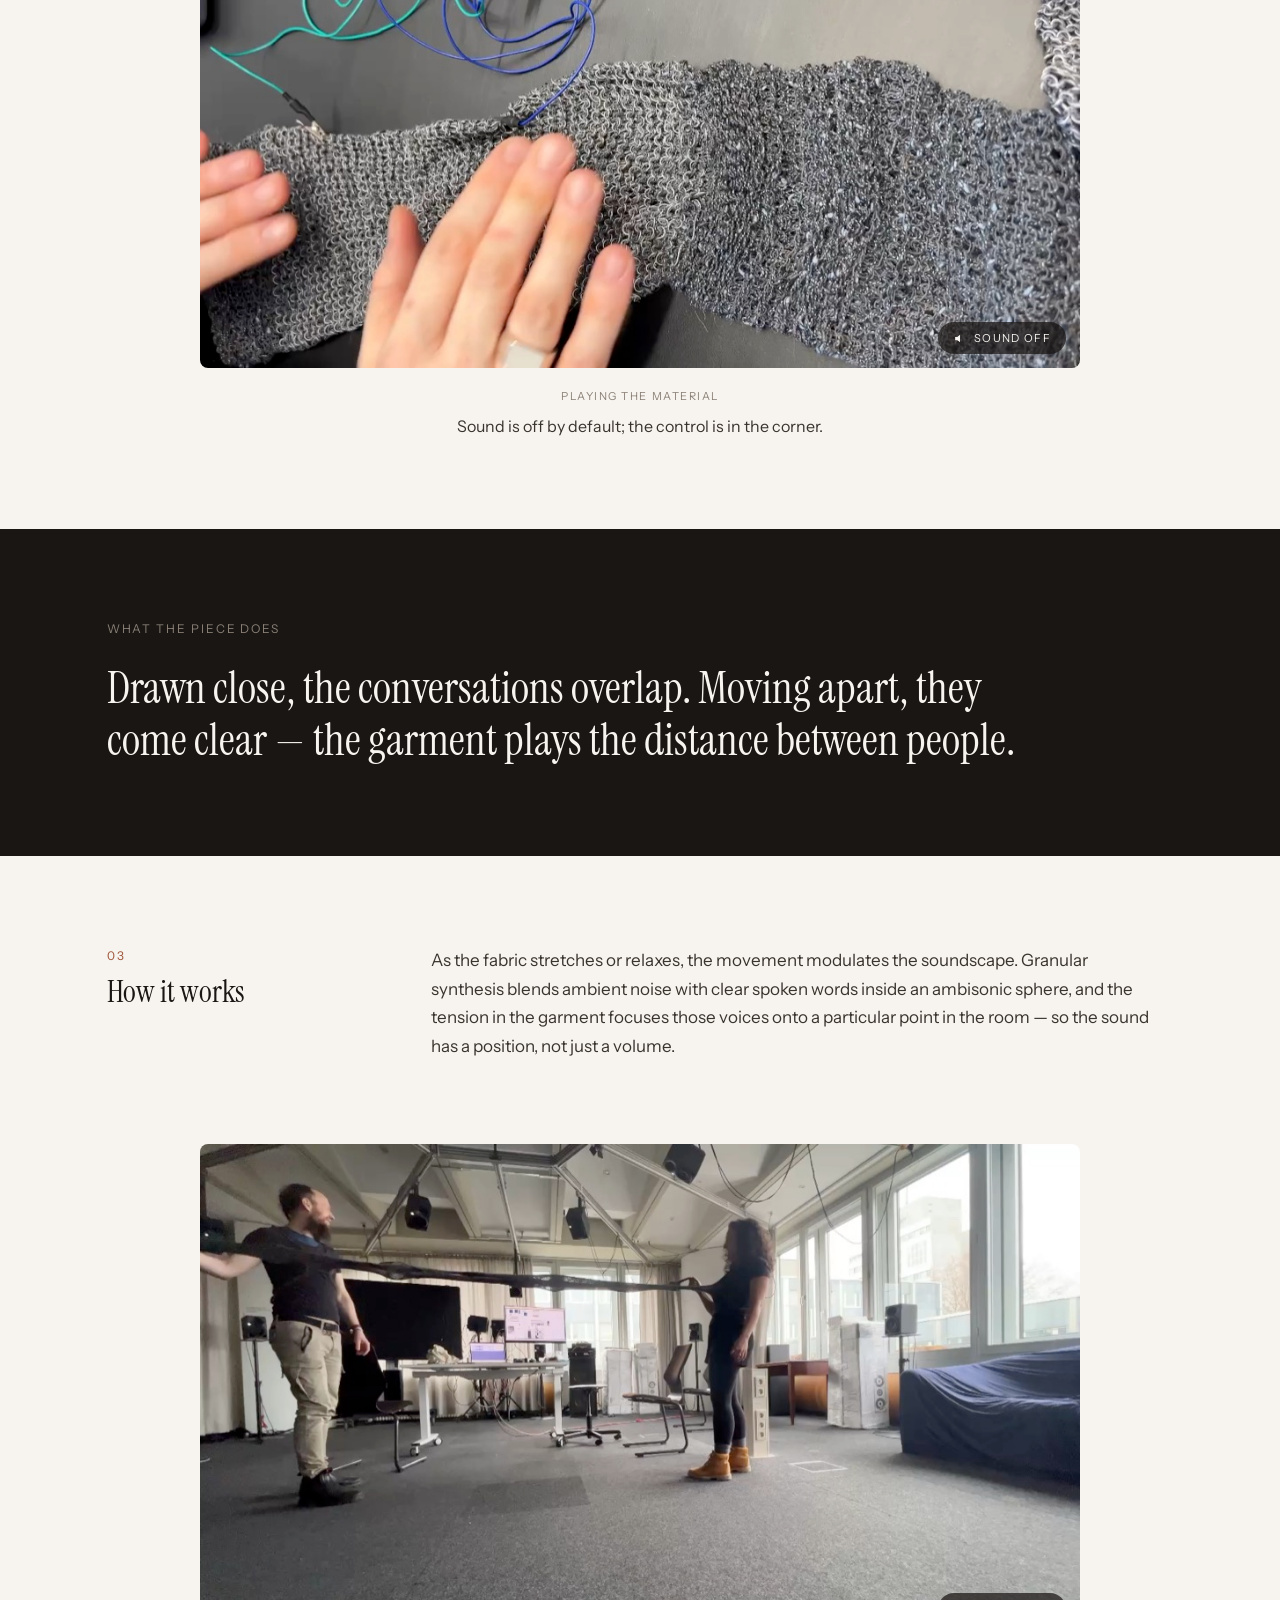
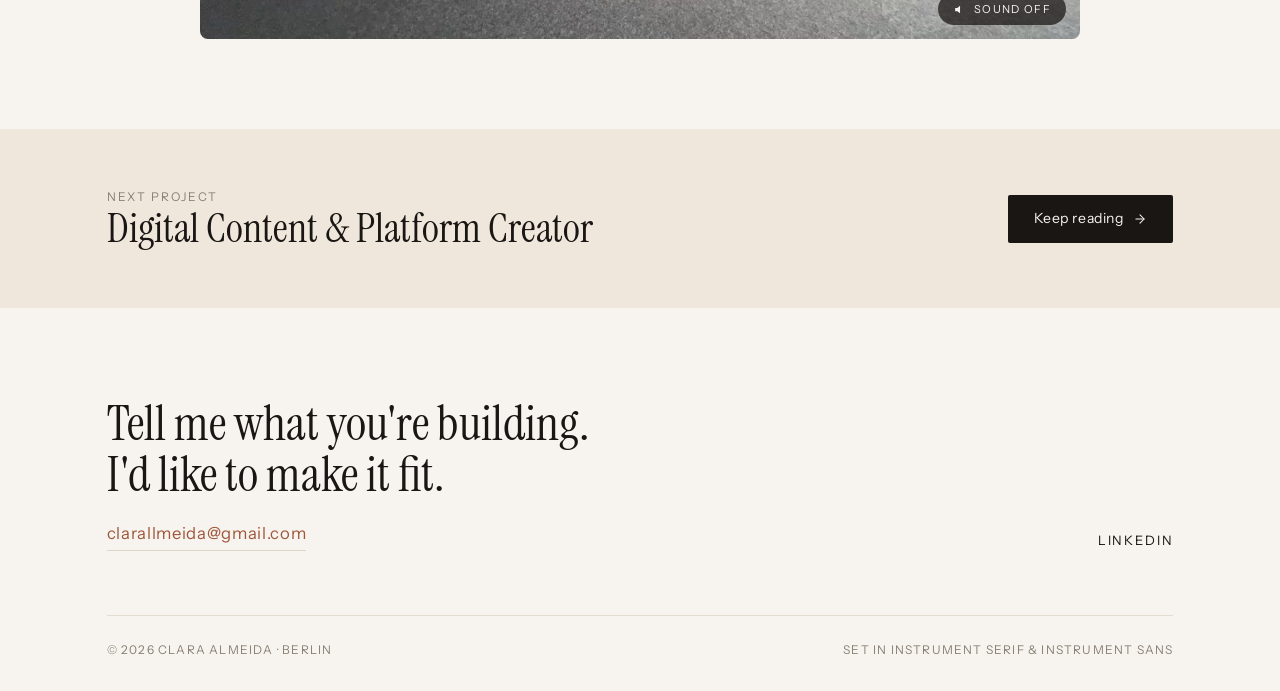
<file: in-between.html>
<!doctype html>
<html lang="en" class="no-js">
<head>
<meta charset="utf-8">
<script>document.documentElement.className=document.documentElement.className.replace(/\bno-js\b/,"js");</script>
<meta name="viewport" content="width=device-width, initial-scale=1">
<title>In Between — Case study — Clara Almeida</title>
<meta name="description" content="In Between: an interdisciplinary project at Berlin University of the Arts connecting three people through knitted piezoresistive garments and an ambisonic sound sphere. A case study by Clara Almeida.">
<link rel="canonical" href="https://clarallmeida.com/in-between.html">
<link rel="icon" href="favicon-32.png" sizes="32x32" type="image/png">
<link rel="apple-touch-icon" href="apple-touch-icon.png">
<meta property="og:url" content="https://clarallmeida.com/in-between.html">
<meta property="og:image" content="https://clarallmeida.com/images/og-card.jpg">
<meta property="og:image:width" content="1200">
<meta property="og:image:height" content="630">
<meta property="og:type" content="article">
<meta name="twitter:card" content="summary_large_image">
<link rel="preconnect" href="https://fonts.googleapis.com">
<link rel="preconnect" href="https://fonts.gstatic.com" crossorigin>
<link rel="stylesheet" href="https://fonts.googleapis.com/css2?family=Instrument+Sans:wght@400;500;600&family=Instrument+Serif:ital@0;1&display=swap">
<link rel="stylesheet" href="styles.css">
</head>
<body>

<a class="skip-link" href="#main">Skip to content</a>

<header class="site-header">
  <div class="wrap">
    <a class="wordmark" href="index.html">Clara Almeida</a>
    <button class="nav-toggle" type="button" aria-expanded="false" aria-controls="primary-nav" aria-label="Menu">
      <svg width="22" height="22" viewBox="0 0 24 24" fill="none" stroke="currentColor" stroke-width="1.6" stroke-linecap="round" aria-hidden="true"><path d="M4 7h16"/><path d="M4 12h16"/><path d="M4 17h16"/></svg>
    </button>
    <nav class="nav" id="primary-nav" aria-label="Primary">
      <a href="work.html" aria-current="page">Work</a>
      <a href="about.html">About</a>
      <a href="#contact">Contact</a>
    </nav>
  </div>
</header>

<main id="main">

  <article>

    <div class="wrap cs-head">
      <p class="label">Case study — Interaction design</p>
      <h1>In Between</h1>
      <p>An interdisciplinary semester project about the dynamics of communication in close relationships, built from knitted piezoresistive garments and an ambisonic sound system. Three people wear pieces that connect them; the distance between their bodies becomes the instrument.</p>
    </div>

    <div class="wrap">
      <div class="cs-meta">
        <div>
          <p class="label">Role</p>
          <p>E-textiles and sensor development, interaction design, testing</p>
        </div>
        <div>
          <p class="label">Timeline</p>
          <p>Four months, 2022–23</p>
        </div>
        <div>
          <p class="label">Team</p>
          <p>With Alexander Mass — TU</p>
        </div>
        <div>
          <p class="label">Tools</p>
          <p>Prym Maxi knitting mill, Max 8, Ambisonic system</p>
        </div>
      </div>

      <div class="cs-hero cs-hero--shot">
        <img src="images/in-between-02.jpg" alt="The knitted sensor panel worn on the body and draped over a dress form" width="1203" height="672">
      </div>

      <section class="cs-section reveal">
        <div class="cs-section__no">
          <span>01</span>
          <h2>The premise</h2>
        </div>
        <div class="cs-section__body">
          <p class="prose">Proximity used to do the work. Standing close to someone gave you gesture, expression, tone — everything that sits underneath the words. Instant messaging and social media changed the arrangement: we now communicate most deliberately at distance, and least clearly up close.</p>
          <p class="prose">Both states have a cost. In close quarters, finding the right words gets harder amid ambient noise. At distance, the message is considered but the emotional register goes missing. The project sits in the gap between those two — hence the name.</p>
        </div>
      </section>

      <figure class="shot reveal">
        <img src="images/in-between-01.jpg" alt="Knitted swatches in pale and dark conductive yarn, one clipped to a test lead" width="1197" height="668" loading="lazy">
      </figure>


      <section class="cs-section reveal">
        <div class="cs-section__no">
          <span>02</span>
          <h2>Making the material</h2>
        </div>
        <div class="cs-section__body">
          <ul class="tags">
            <li class="tag">E-textiles</li>
            <li class="tag">Piezoresistive knit</li>
            <li class="tag">Sensor testing</li>
            <li class="tag">Max 8</li>
            <li class="tag">Granular synthesis</li>
          </ul>
        </div>
      </section>

      <figure class="demo demo--wide demo--16x9 reveal">
        <div class="demo__frame">
          <video src="media/in-between-knitting.mp4" poster="images/in-between-knitting-poster.jpg"
                 autoplay muted loop playsinline preload="metadata"
                 width="1280" height="720"
                 aria-label="Knitting the sensor tube on a Prym Maxi circular knitting mill"></video>
        </div>
        <figcaption class="demo__cap">
          <p>A piezoresistive knitted sensor that bounces — and the sound bounces with it.</p>
        </figcaption>
      </figure>

      <figure class="demo demo--wide demo--16x9 reveal">
        <div class="demo__frame">
          <video src="media/in-between-demo.mp4" poster="images/in-between-demo-poster.jpg"
                 autoplay muted loop playsinline preload="metadata" data-sound
                 width="1280" height="720"
                 aria-label="Hands pressing and stretching the knitted sensor tube on a table, wired to a microcontroller"></video>
        </div>
        <figcaption class="demo__cap">
          <span>Playing the material</span>
          <p>Sound is off by default; the control is in the corner.</p>
        </figcaption>
      </figure>

    </div>

    <section class="band-dark pullquote">
      <div class="wrap">
        <p class="label" style="margin-bottom:24px">What the piece does</p>
        <p class="pullquote__quote">Drawn close, the conversations overlap. Moving apart, they come clear — the garment plays the distance between people.</p>
      </div>
    </section>

    <div class="wrap" style="padding-top:clamp(56px,7vw,96px)">
      <section class="cs-section">
        <div class="cs-section__no">
          <span>03</span>
          <h2>How it works</h2>
        </div>
        <div class="cs-section__body">
          <p class="prose">As the fabric stretches or relaxes, the movement modulates the soundscape. Granular synthesis blends ambient noise with clear spoken words inside an ambisonic sphere, and the tension in the garment focuses those voices onto a particular point in the room — so the sound has a position, not just a volume.</p>
        </div>
      </section>

      <figure class="demo demo--wide demo--16x9 reveal">
        <div class="demo__frame">
          <video src="media/in-between-sphere.mp4" poster="images/in-between-sphere-poster.jpg"
                 autoplay muted loop playsinline preload="metadata" data-sound
                 width="1280" height="720"
                 aria-label="Two people wearing the connected garments, moving apart inside a studio ringed with speakers"></video>
        </div>
      </figure>


    </div>

    <nav class="next-project" aria-label="Next project">
      <div class="wrap" style="display:flex; flex-wrap:wrap; align-items:center; justify-content:space-between; gap:32px; width:100%">
        <div>
          <p class="label">Next project</p>
          <h2>Digital Content &amp; Platform Creator</h2>
        </div>
        <a class="btn" href="digital-content.html">
          Keep reading
          <svg width="14" height="14" viewBox="0 0 24 24" fill="none" stroke="currentColor" stroke-width="1.8" stroke-linecap="round" stroke-linejoin="round" aria-hidden="true"><path d="M5 12h14"/><path d="m12 5 7 7-7 7"/></svg>
        </a>
      </div>
    </nav>

  </article>

</main>

<footer class="site-footer" id="contact">
  <div class="wrap">
    <div class="footer-top">
      <div class="footer-cta">
        <h2>Tell me what you're building.<br>I'd like to make it fit.</h2>
        <a class="link-u" href="mailto:clarallmeida@gmail.com">clarallmeida@gmail.com</a>
      </div>
      <nav class="social" aria-label="Elsewhere">
        <a href="https://www.linkedin.com/in/clarallmeida" rel="me">LinkedIn</a>
      </nav>
    </div>
    <div class="colophon">
      <span>&copy; 2026 Clara Almeida &middot; Berlin</span>
      <span>Set in Instrument Serif &amp; Instrument Sans</span>
    </div>
  </div>
</footer>

<script src="script.js"></script>
</body>
</html>
</file>
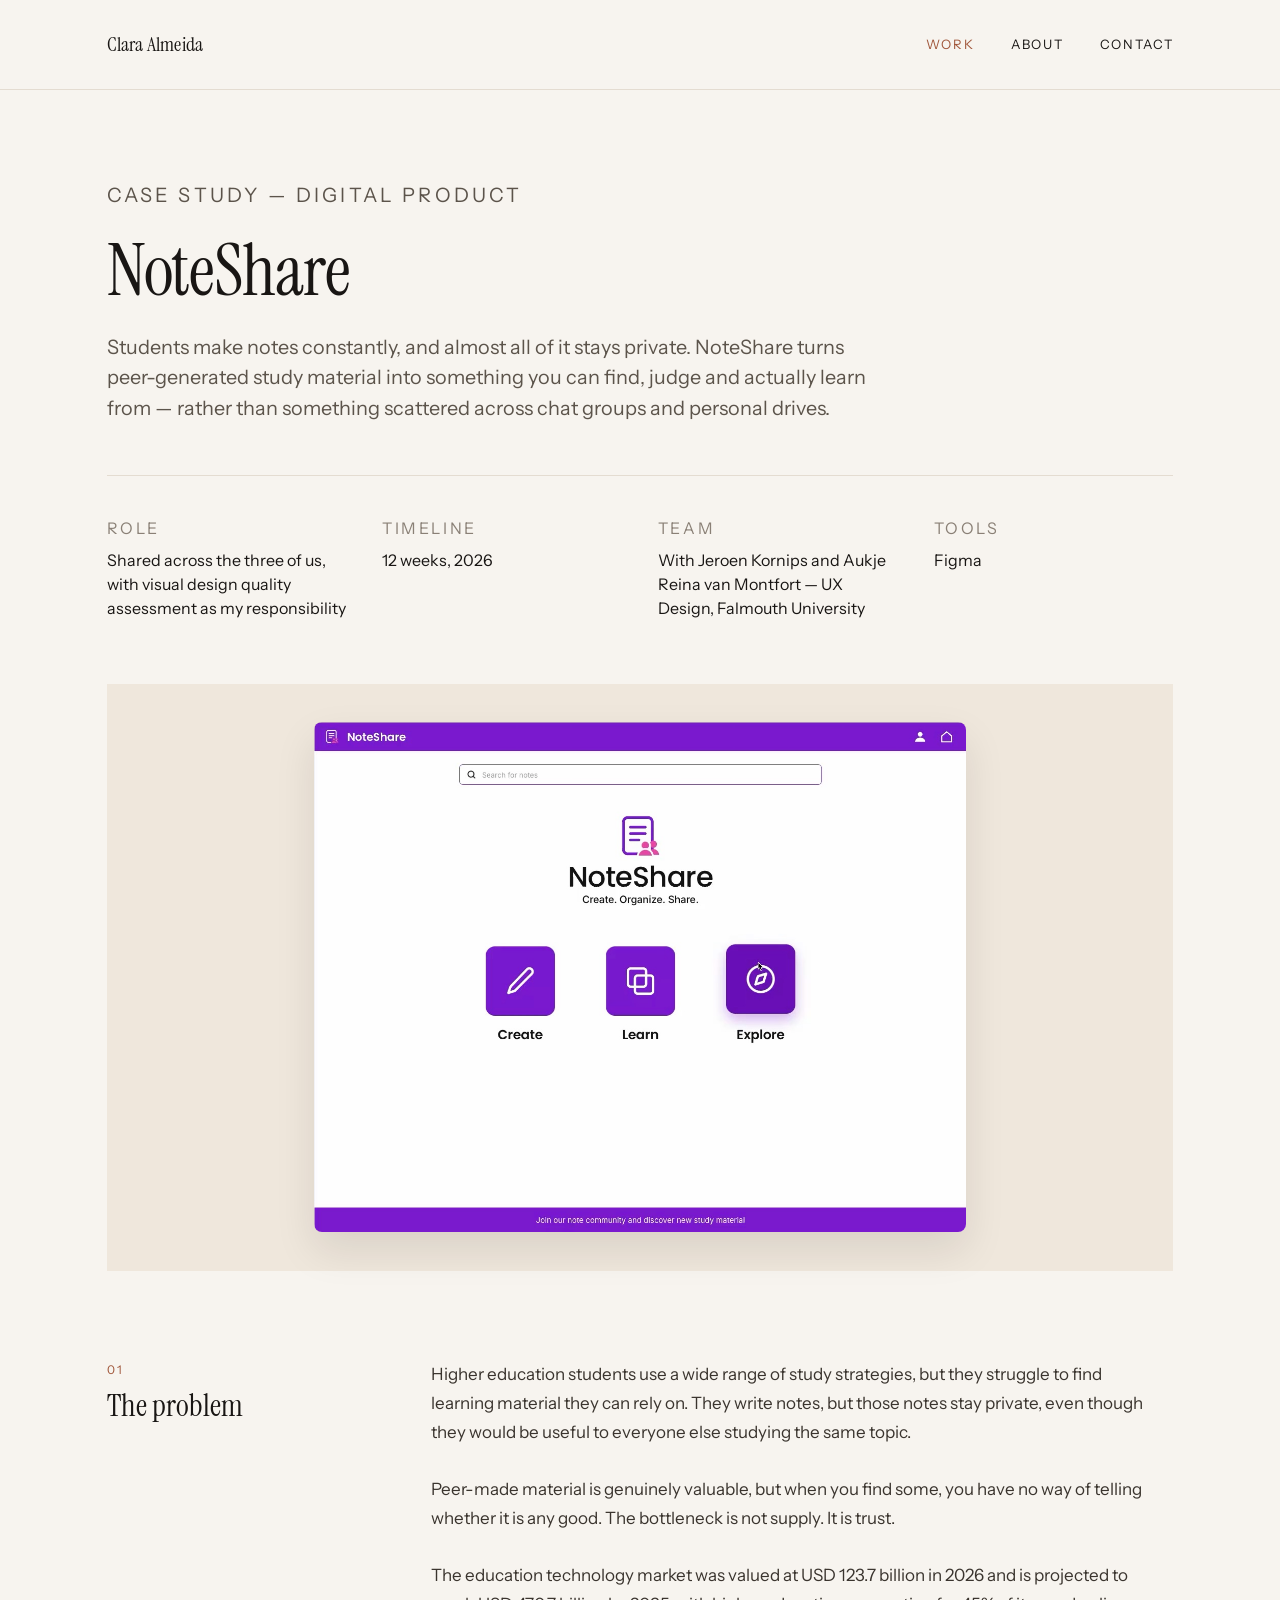
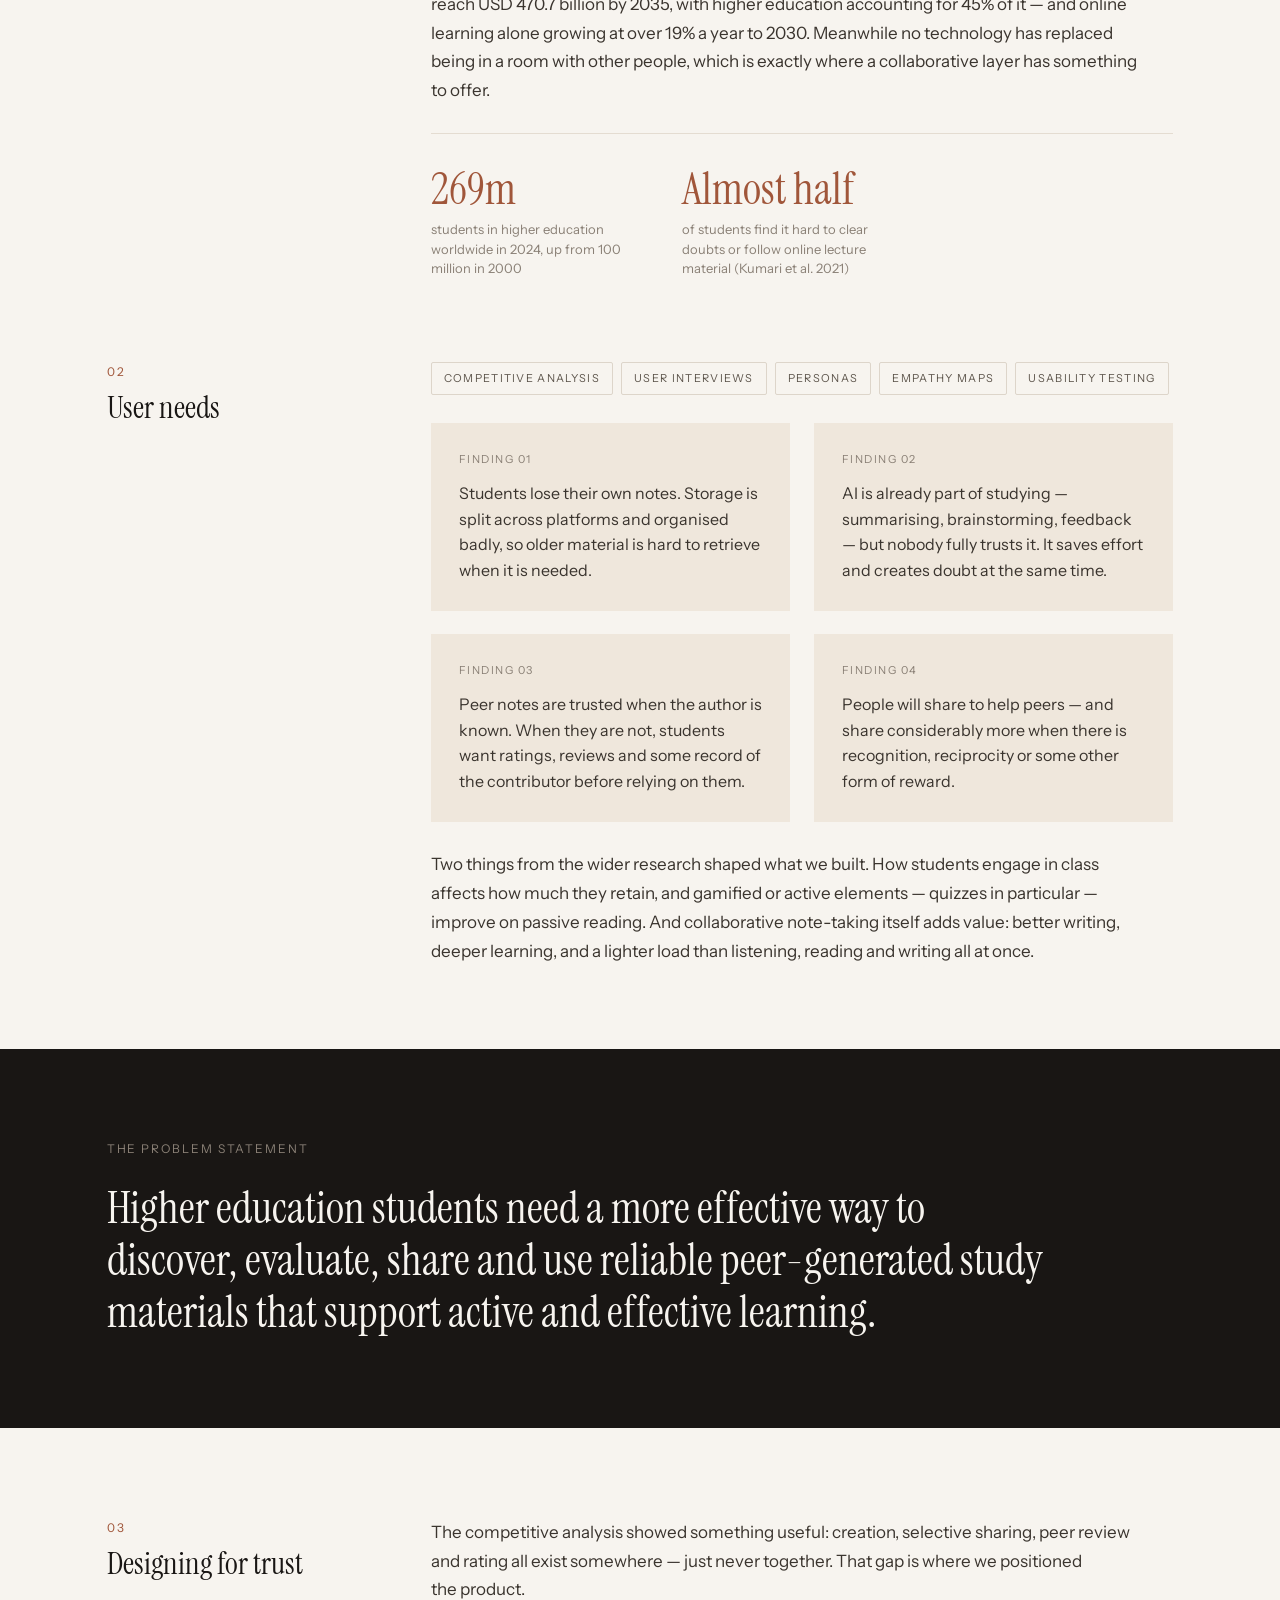
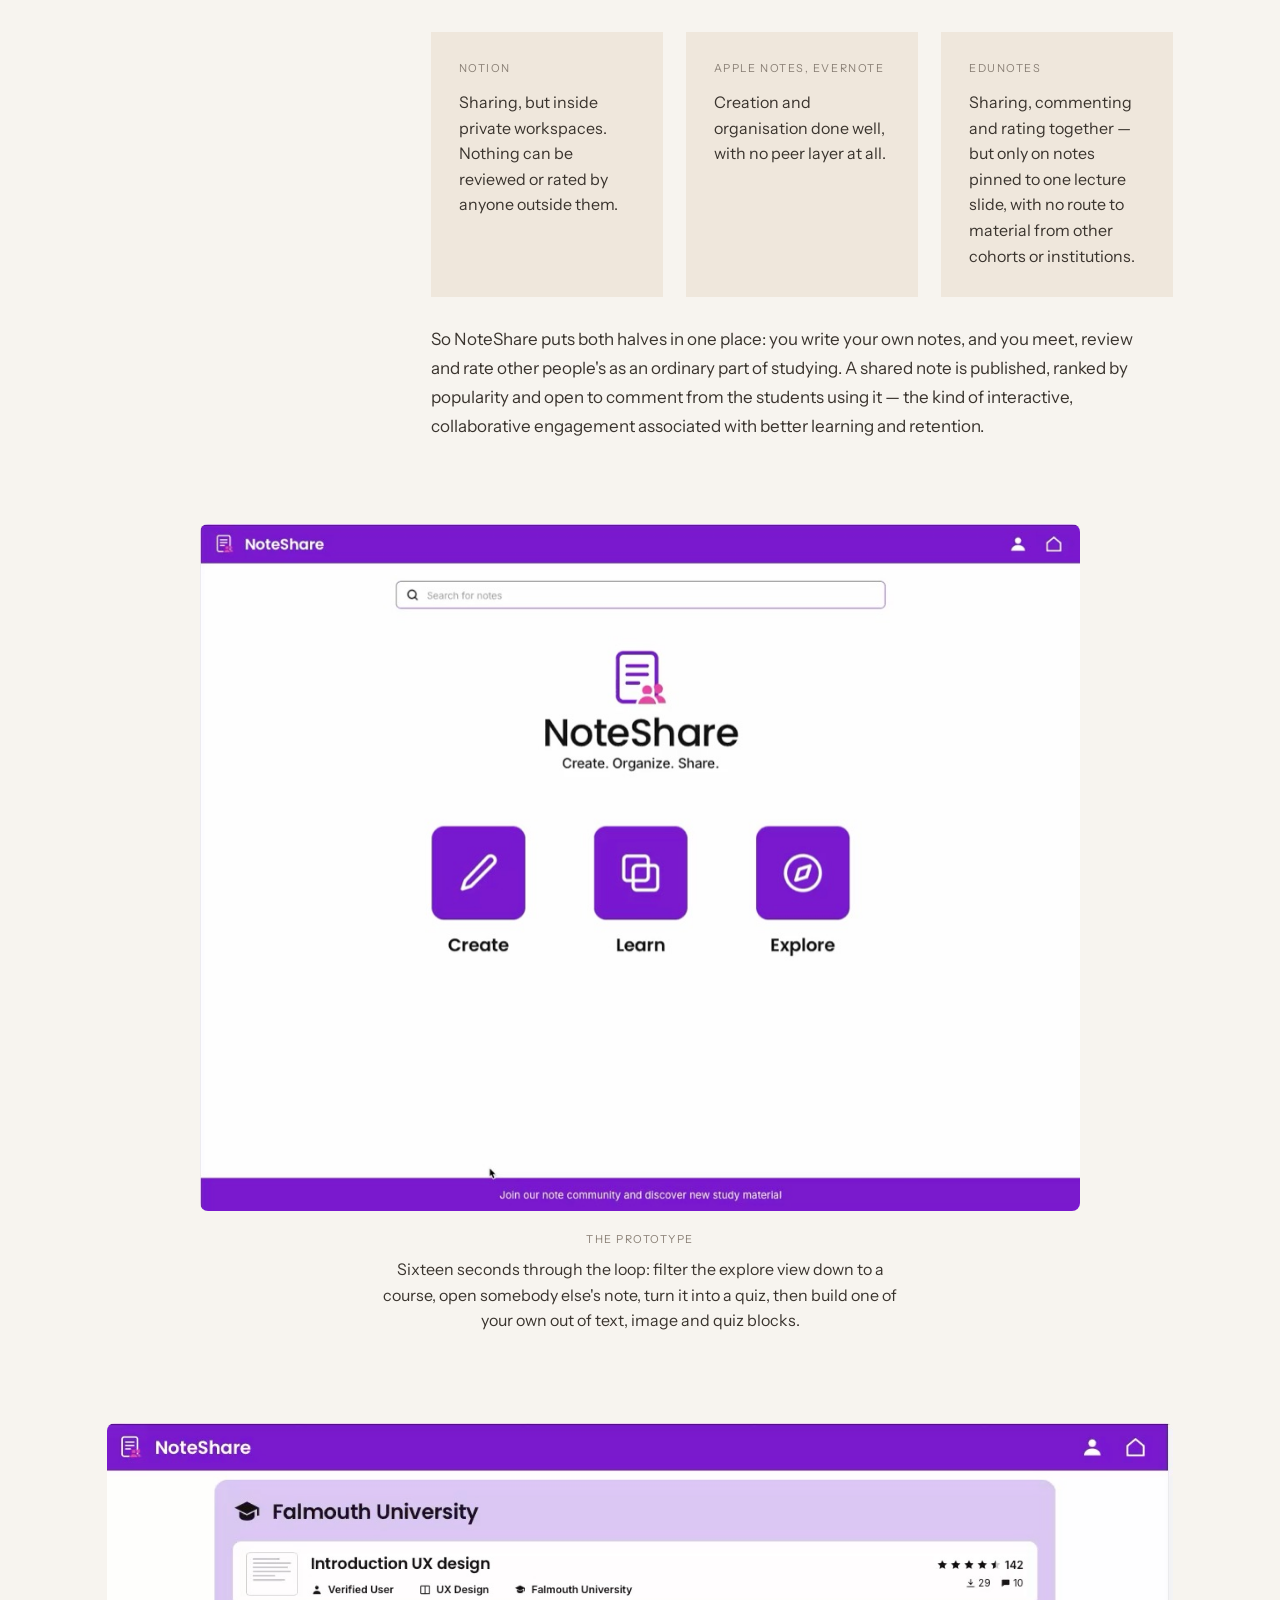
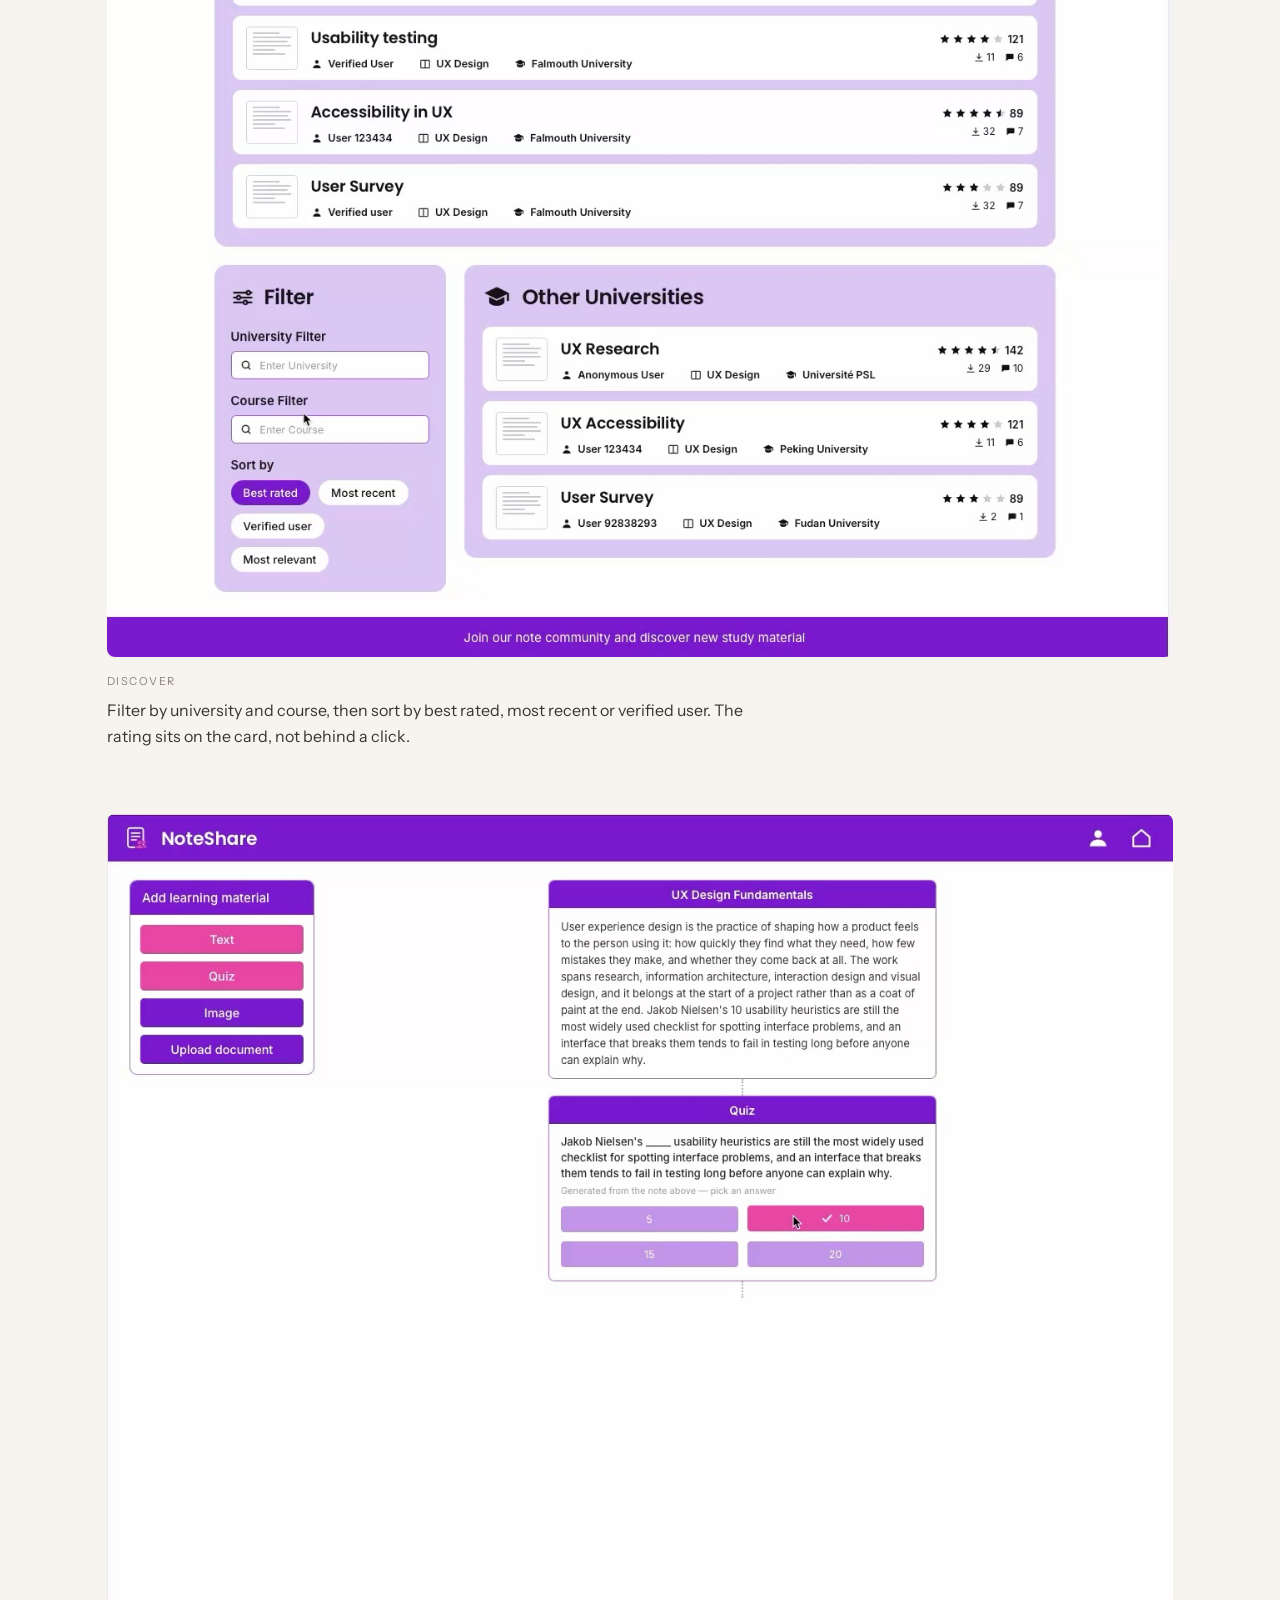
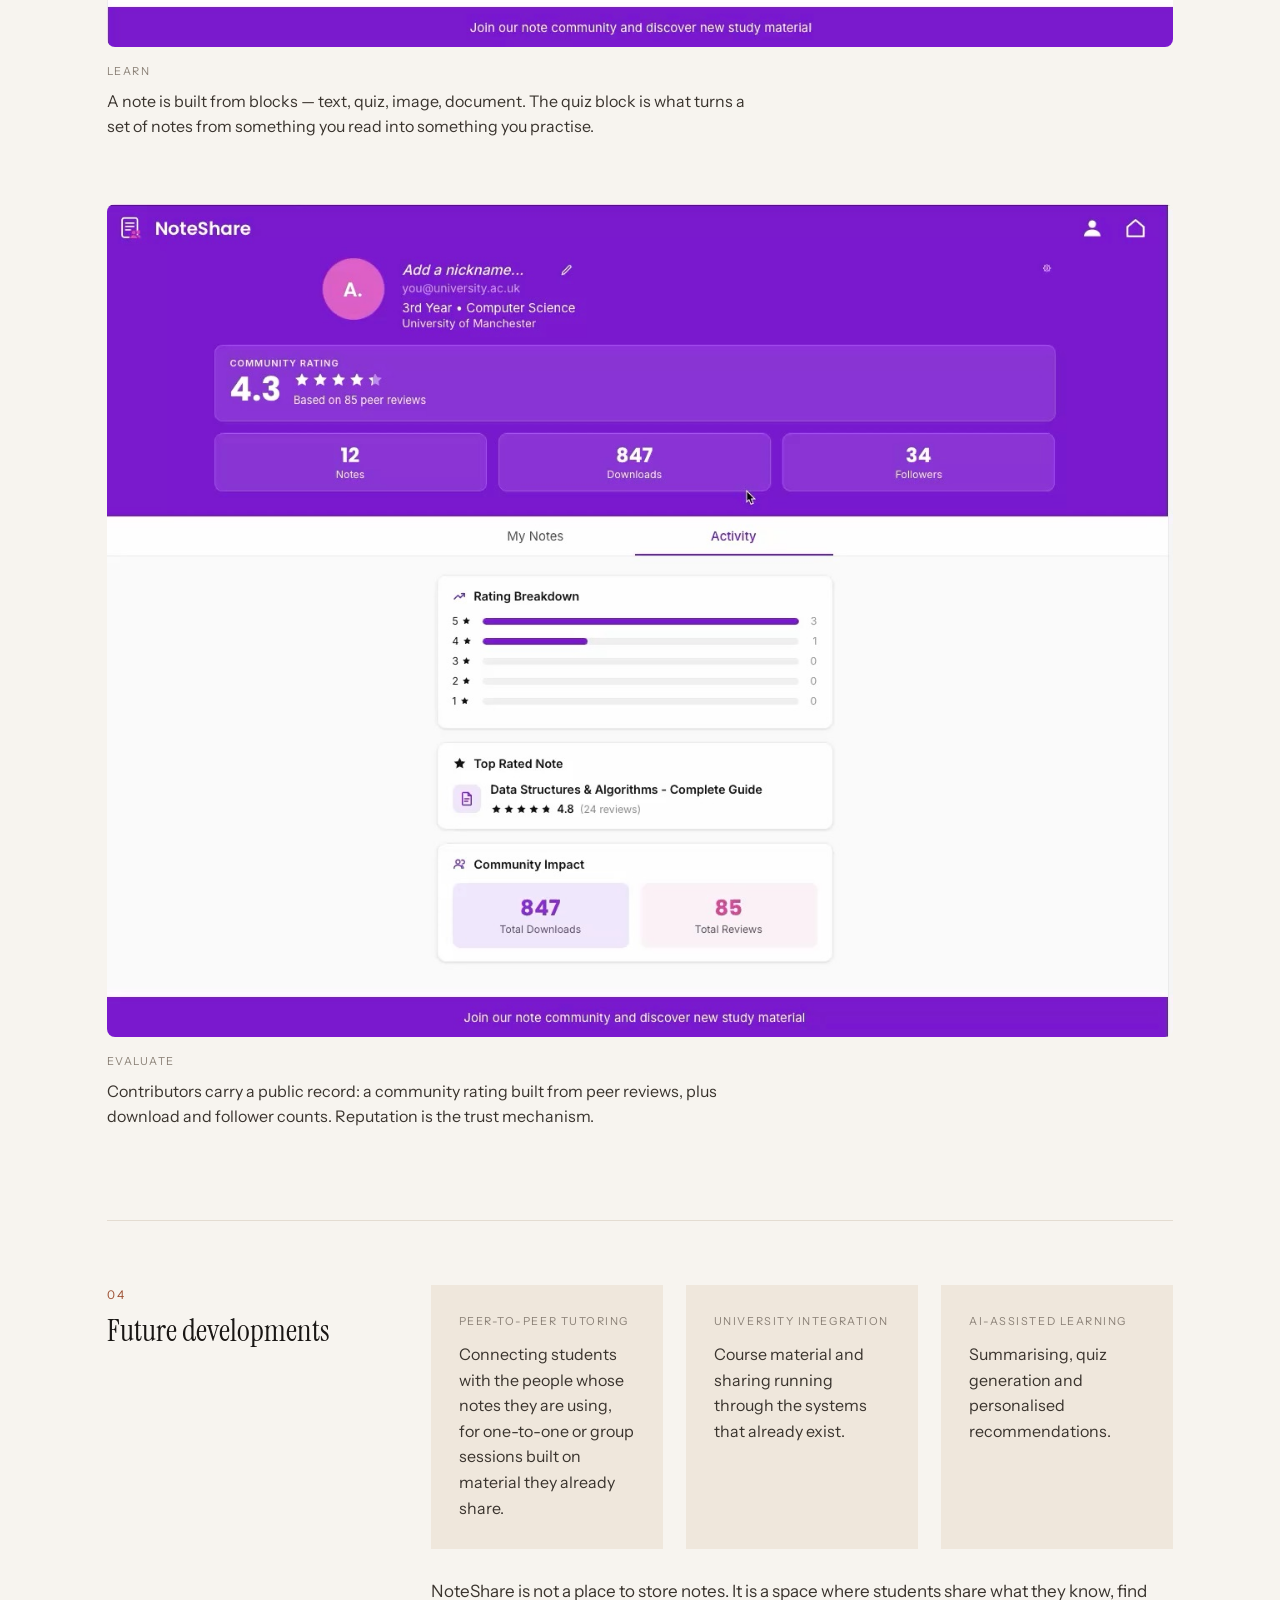
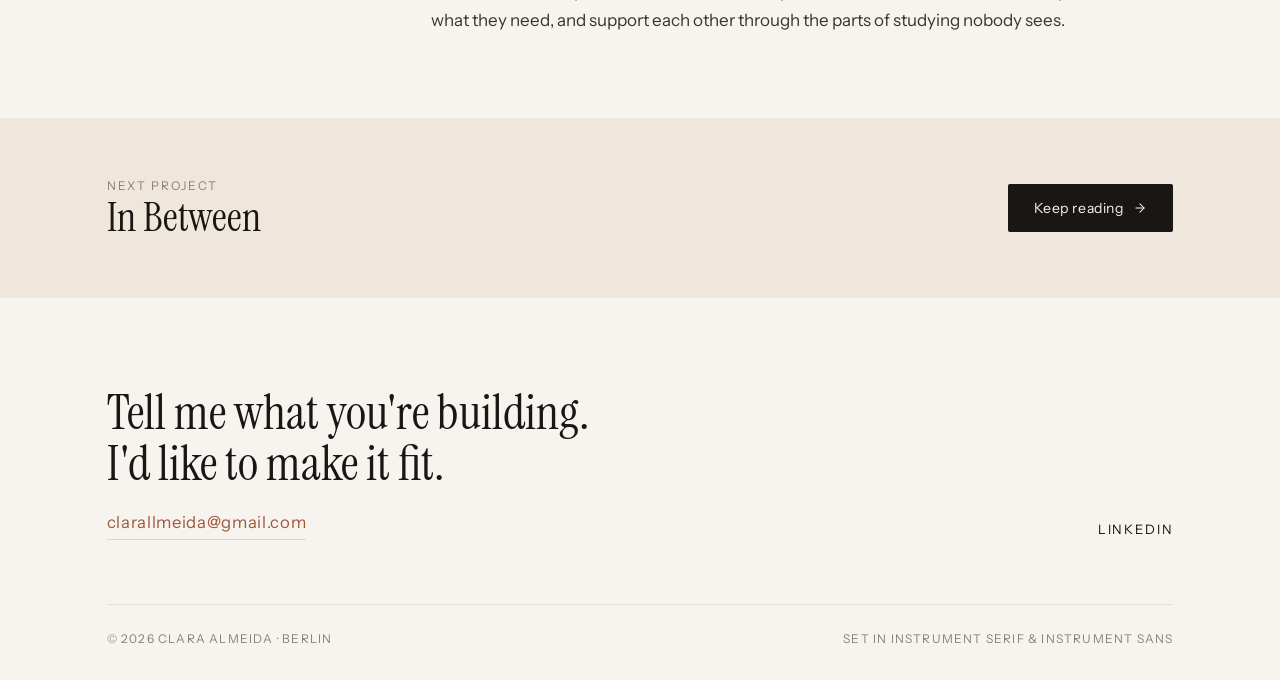
<file: note-share.html>
<!doctype html>
<html lang="en" class="no-js">
<head>
<meta charset="utf-8">
<script>document.documentElement.className=document.documentElement.className.replace(/\bno-js\b/,"js");</script>
<meta name="viewport" content="width=device-width, initial-scale=1">
<title>NoteShare — Case study — Clara Almeida</title>
<meta name="description" content="Students share study notes constantly but have no way to tell a good set from a bad one. NoteShare gives peer-generated material the trust signals it has always lacked. A case study by Clara Almeida.">
<link rel="canonical" href="https://clarallmeida.com/note-share.html">
<link rel="icon" href="favicon-32.png" sizes="32x32" type="image/png">
<link rel="apple-touch-icon" href="apple-touch-icon.png">
<meta property="og:url" content="https://clarallmeida.com/note-share.html">
<meta property="og:image" content="https://clarallmeida.com/images/og-card.jpg">
<meta property="og:image:width" content="1200">
<meta property="og:image:height" content="630">
<meta property="og:type" content="article">
<meta name="twitter:card" content="summary_large_image">
<link rel="preconnect" href="https://fonts.googleapis.com">
<link rel="preconnect" href="https://fonts.gstatic.com" crossorigin>
<link rel="stylesheet" href="https://fonts.googleapis.com/css2?family=Instrument+Sans:wght@400;500;600&family=Instrument+Serif:ital@0;1&display=swap">
<link rel="stylesheet" href="styles.css">
</head>
<body>

<a class="skip-link" href="#main">Skip to content</a>

<header class="site-header">
  <div class="wrap">
    <a class="wordmark" href="index.html">Clara Almeida</a>
    <button class="nav-toggle" type="button" aria-expanded="false" aria-controls="primary-nav" aria-label="Menu">
      <svg width="22" height="22" viewBox="0 0 24 24" fill="none" stroke="currentColor" stroke-width="1.6" stroke-linecap="round" aria-hidden="true"><path d="M4 7h16"/><path d="M4 12h16"/><path d="M4 17h16"/></svg>
    </button>
    <nav class="nav" id="primary-nav" aria-label="Primary">
      <a href="work.html" aria-current="page">Work</a>
      <a href="about.html">About</a>
      <a href="#contact">Contact</a>
    </nav>
  </div>
</header>

<main id="main">

  <article>

    <div class="wrap cs-head">
      <p class="label">Case study — Digital product</p>
      <h1>NoteShare</h1>
      <p>Students make notes constantly, and almost all of it stays private. NoteShare turns peer-generated study material into something you can find, judge and actually learn from — rather than something scattered across chat groups and personal drives.</p>
    </div>

    <div class="wrap">
      <div class="cs-meta">
        <div>
          <p class="label">Role</p>
          <p>Shared across the three of us, with visual design quality assessment as my responsibility</p>
        </div>
        <div>
          <p class="label">Timeline</p>
          <p>12 weeks, 2026</p>
        </div>
        <div>
          <p class="label">Team</p>
          <p>With Jeroen Kornips and Aukje Reina van Montfort — UX Design, Falmouth University</p>
        </div>
        <div>
          <p class="label">Tools</p>
          <p>Figma</p>
        </div>
      </div>

      <div class="cs-hero cs-hero--shot">
        <img src="images/note-share-hero.jpg" alt="The NoteShare home screen: create, learn and explore — a note sharing app for students"
             width="1280" height="1000">
      </div>

      <section class="cs-section reveal">
        <div class="cs-section__no">
          <span>01</span>
          <h2>The problem</h2>
        </div>
        <div class="cs-section__body">
          <p class="prose">Higher education students use a wide range of study strategies, but they struggle to find learning material they can rely on. They write notes, but those notes stay private, even though they would be useful to everyone else studying the same topic.</p>
          <p class="prose">Peer-made material is genuinely valuable, but when you find some, you have no way of telling whether it is any good. The bottleneck is not supply. It is trust.</p>
          <p class="prose">The education technology market was valued at USD 123.7 billion in 2026 and is projected to reach USD 470.7 billion by 2035, with higher education accounting for 45% of it — and online learning alone growing at over 19% a year to 2030. Meanwhile no technology has replaced being in a room with other people, which is exactly where a collaborative layer has something to offer.</p>
          <div class="stats">
            <p class="stat"><b>269m</b><span>students in higher education worldwide in 2024, up from 100 million in 2000</span></p>
            <p class="stat"><b>Almost half</b><span>of students find it hard to clear doubts or follow online lecture material (Kumari et al. 2021)</span></p>
          </div>
        </div>
      </section>

      <section class="cs-section reveal">
        <div class="cs-section__no">
          <span>02</span>
          <h2>User needs</h2>
        </div>
        <div class="cs-section__body">
          <ul class="tags">
            <li class="tag">Competitive analysis</li>
            <li class="tag">User interviews</li>
            <li class="tag">Personas</li>
            <li class="tag">Empathy maps</li>
            <li class="tag">Usability testing</li>
          </ul>
          <div class="findings findings--pairs">
            <div class="finding">
              <span>Finding 01</span>
              <p>Students lose their own notes. Storage is split across platforms and organised badly, so older material is hard to retrieve when it is needed.</p>
            </div>
            <div class="finding">
              <span>Finding 02</span>
              <p>AI is already part of studying — summarising, brainstorming, feedback — but nobody fully trusts it. It saves effort and creates doubt at the same time.</p>
            </div>
            <div class="finding">
              <span>Finding 03</span>
              <p>Peer notes are trusted when the author is known. When they are not, students want ratings, reviews and some record of the contributor before relying on them.</p>
            </div>
            <div class="finding">
              <span>Finding 04</span>
              <p>People will share to help peers — and share considerably more when there is recognition, reciprocity or some other form of reward.</p>
            </div>
          </div>
          <p class="prose">Two things from the wider research shaped what we built. How students engage in class affects how much they retain, and gamified or active elements — quizzes in particular — improve on passive reading. And collaborative note-taking itself adds value: better writing, deeper learning, and a lighter load than listening, reading and writing all at once.</p>
        </div>
      </section>
    </div>

    <section class="band-dark pullquote">
      <div class="wrap">
        <p class="label" style="margin-bottom:24px">The problem statement</p>
        <p class="pullquote__quote">Higher education students need a more effective way to discover, evaluate, share and use reliable peer-generated study materials that support active and effective learning.</p>
      </div>
    </section>

    <div class="wrap" style="padding-top:clamp(56px,7vw,96px)">
      <section class="cs-section">
        <div class="cs-section__no">
          <span>03</span>
          <h2>Designing for trust</h2>
        </div>
        <div class="cs-section__body">
          <p class="prose">The competitive analysis showed something useful: creation, selective sharing, peer review and rating all exist somewhere — just never together. That gap is where we positioned the product.</p>
          <div class="findings">
            <div class="finding">
              <span>Notion</span>
              <p>Sharing, but inside private workspaces. Nothing can be reviewed or rated by anyone outside them.</p>
            </div>
            <div class="finding">
              <span>Apple Notes, Evernote</span>
              <p>Creation and organisation done well, with no peer layer at all.</p>
            </div>
            <div class="finding">
              <span>EduNotes</span>
              <p>Sharing, commenting and rating together — but only on notes pinned to one lecture slide, with no route to material from other cohorts or institutions.</p>
            </div>
          </div>
          <p class="prose">So NoteShare puts both halves in one place: you write your own notes, and you meet, review and rate other people's as an ordinary part of studying. A shared note is published, ranked by popularity and open to comment from the students using it — the kind of interactive, collaborative engagement associated with better learning and retention.</p>
        </div>
      </section>

      <figure class="demo demo--wide reveal">
        <div class="demo__frame">
          <video src="media/note-share-demo.mp4" poster="images/note-share-demo-poster.jpg"
                 autoplay muted loop playsinline preload="metadata"
                 width="1280" height="1000"
                 aria-label="NoteShare walkthrough: the home screen, filtering the explore view, opening a shared note, turning it into a quiz, and building a note of your own"></video>
        </div>
        <figcaption class="demo__cap">
          <span>The prototype</span>
          <p>Sixteen seconds through the loop: filter the explore view down to a course, open somebody else's note, turn it into a quiz, then build one of your own out of text, image and quiz blocks.</p>
        </figcaption>
      </figure>

            <div class="shots">
        <figure class="shot reveal">
          <img src="images/note-share-01.jpg" alt="The explore view: notes filtered by university and course, sorted by best rated, each card carrying its star rating"
               width="1280" height="1000" loading="lazy">
          <figcaption class="shot__cap">
            <span>Discover</span>
            <p>Filter by university and course, then sort by best rated, most recent or verified user. The rating sits on the card, not behind a click.</p>
          </figcaption>
        </figure>
        <figure class="shot reveal">
          <img src="images/note-share-02.jpg" alt="A shared note opened with a quiz generated from it — a fill-in-the-blank question with answer options"
               width="1280" height="1000" loading="lazy">
          <figcaption class="shot__cap">
            <span>Learn</span>
            <p>A note is built from blocks — text, quiz, image, document. The quiz block is what turns a set of notes from something you read into something you practise.</p>
          </figcaption>
        </figure>
        <figure class="shot reveal">
          <img src="images/note-share-03.jpg" alt="A contributor profile: a community rating of 4.3 from 85 peer reviews, with note, download and follower counts"
               width="1280" height="1000" loading="lazy">
          <figcaption class="shot__cap">
            <span>Evaluate</span>
            <p>Contributors carry a public record: a community rating built from peer reviews, plus download and follower counts. Reputation is the trust mechanism.</p>
          </figcaption>
        </figure>
      </div>

      <section class="cs-section" style="border-top:1px solid var(--rule); padding-top:clamp(48px,5vw,72px)">
        <div class="cs-section__no">
          <span>04</span>
          <h2>Future developments</h2>
        </div>
        <div class="cs-section__body">
          <div class="findings">
            <div class="finding">
              <span>Peer-to-peer tutoring</span>
              <p>Connecting students with the people whose notes they are using, for one-to-one or group sessions built on material they already share.</p>
            </div>
            <div class="finding">
              <span>University integration</span>
              <p>Course material and sharing running through the systems that already exist.</p>
            </div>
            <div class="finding">
              <span>AI-assisted learning</span>
              <p>Summarising, quiz generation and personalised recommendations.</p>
            </div>
          </div>
          <p class="prose">NoteShare is not a place to store notes. It is a space where students share what they know, find what they need, and support each other through the parts of studying nobody sees.</p>
        </div>
      </section>
    </div>

    <nav class="next-project" aria-label="Next project">
      <div class="wrap" style="display:flex; flex-wrap:wrap; align-items:center; justify-content:space-between; gap:32px; width:100%">
        <div>
          <p class="label">Next project</p>
          <h2>In Between</h2>
        </div>
        <a class="btn" href="in-between.html">
          Keep reading
          <svg width="14" height="14" viewBox="0 0 24 24" fill="none" stroke="currentColor" stroke-width="1.8" stroke-linecap="round" stroke-linejoin="round" aria-hidden="true"><path d="M5 12h14"/><path d="m12 5 7 7-7 7"/></svg>
        </a>
      </div>
    </nav>

  </article>

</main>

<footer class="site-footer" id="contact">
  <div class="wrap">
    <div class="footer-top">
      <div class="footer-cta">
        <h2>Tell me what you're building.<br>I'd like to make it fit.</h2>
        <a class="link-u" href="mailto:clarallmeida@gmail.com">clarallmeida@gmail.com</a>
      </div>
      <nav class="social" aria-label="Elsewhere">
        <a href="https://www.linkedin.com/in/clarallmeida" rel="me">LinkedIn</a>
      </nav>
    </div>
    <div class="colophon">
      <span>&copy; 2026 Clara Almeida &middot; Berlin</span>
      <span>Set in Instrument Serif &amp; Instrument Sans</span>
    </div>
  </div>
</footer>

<script src="script.js"></script>
</body>
</html>
</file>
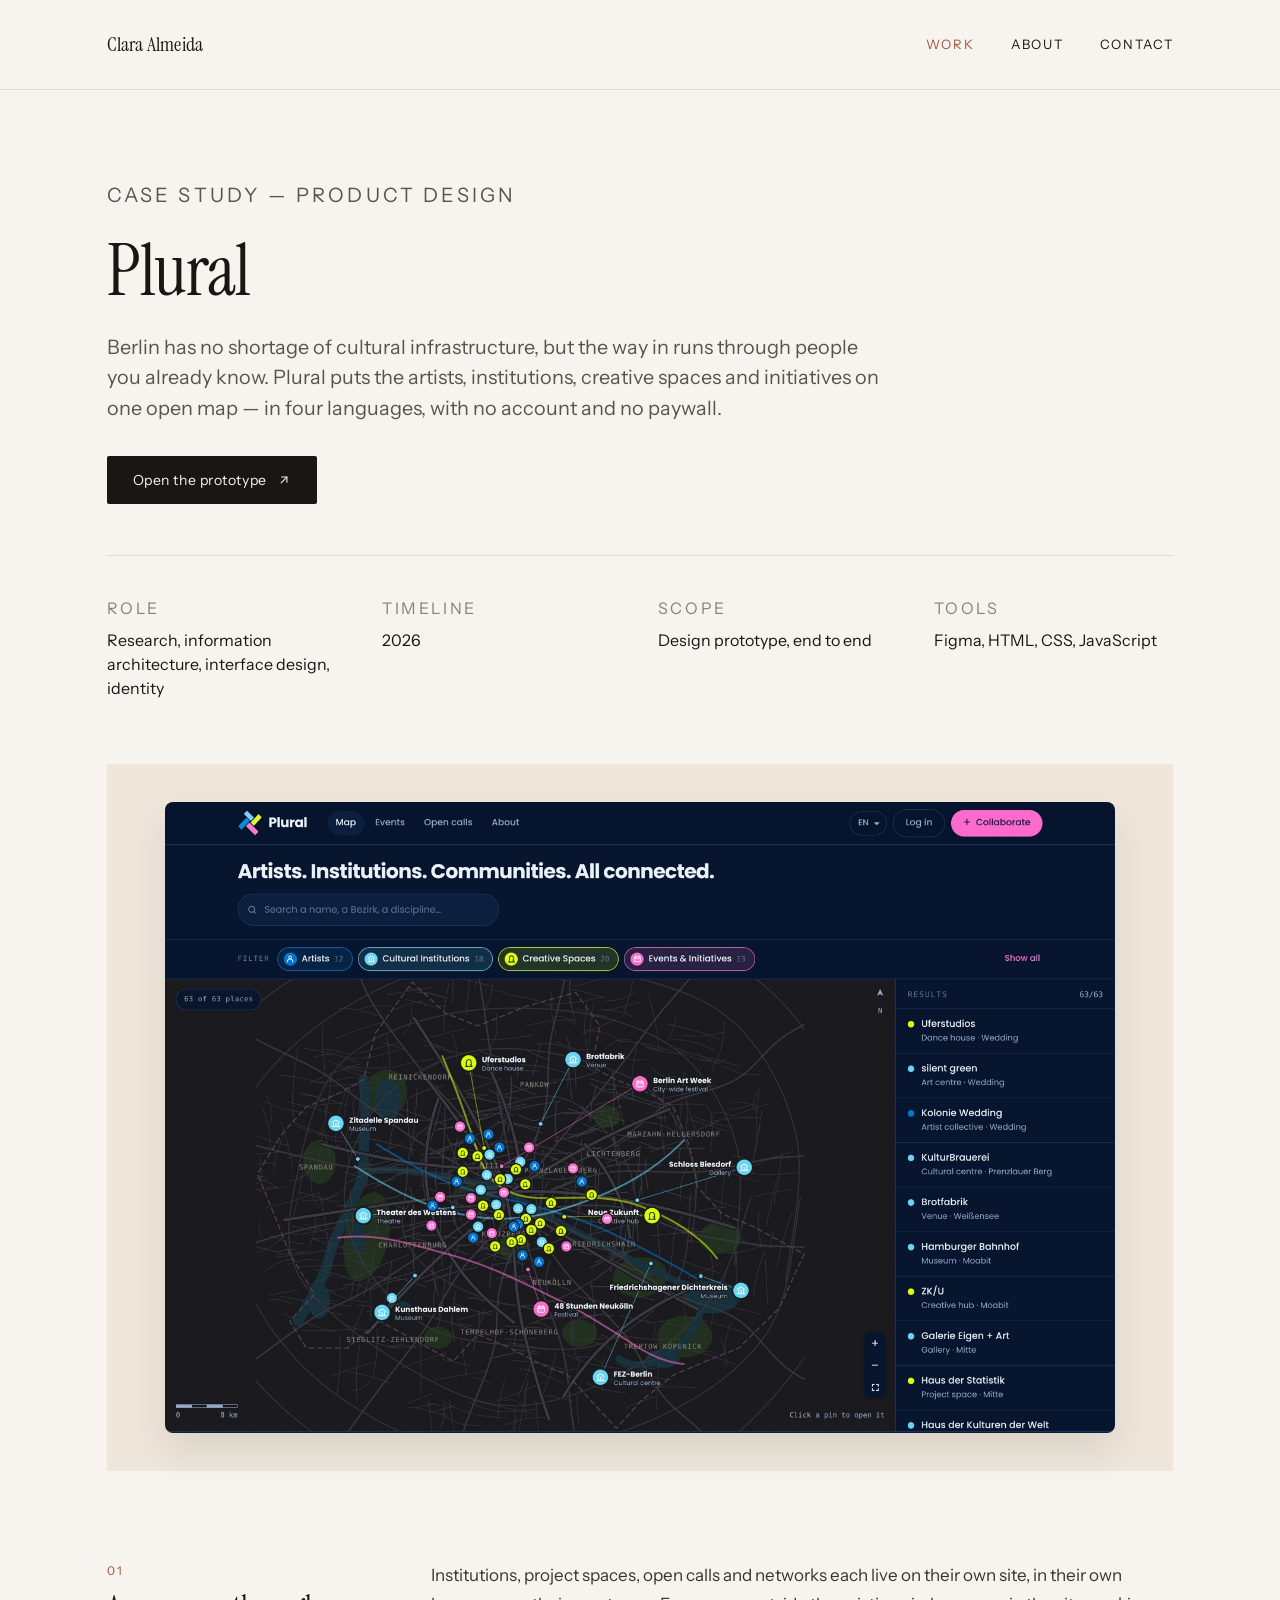
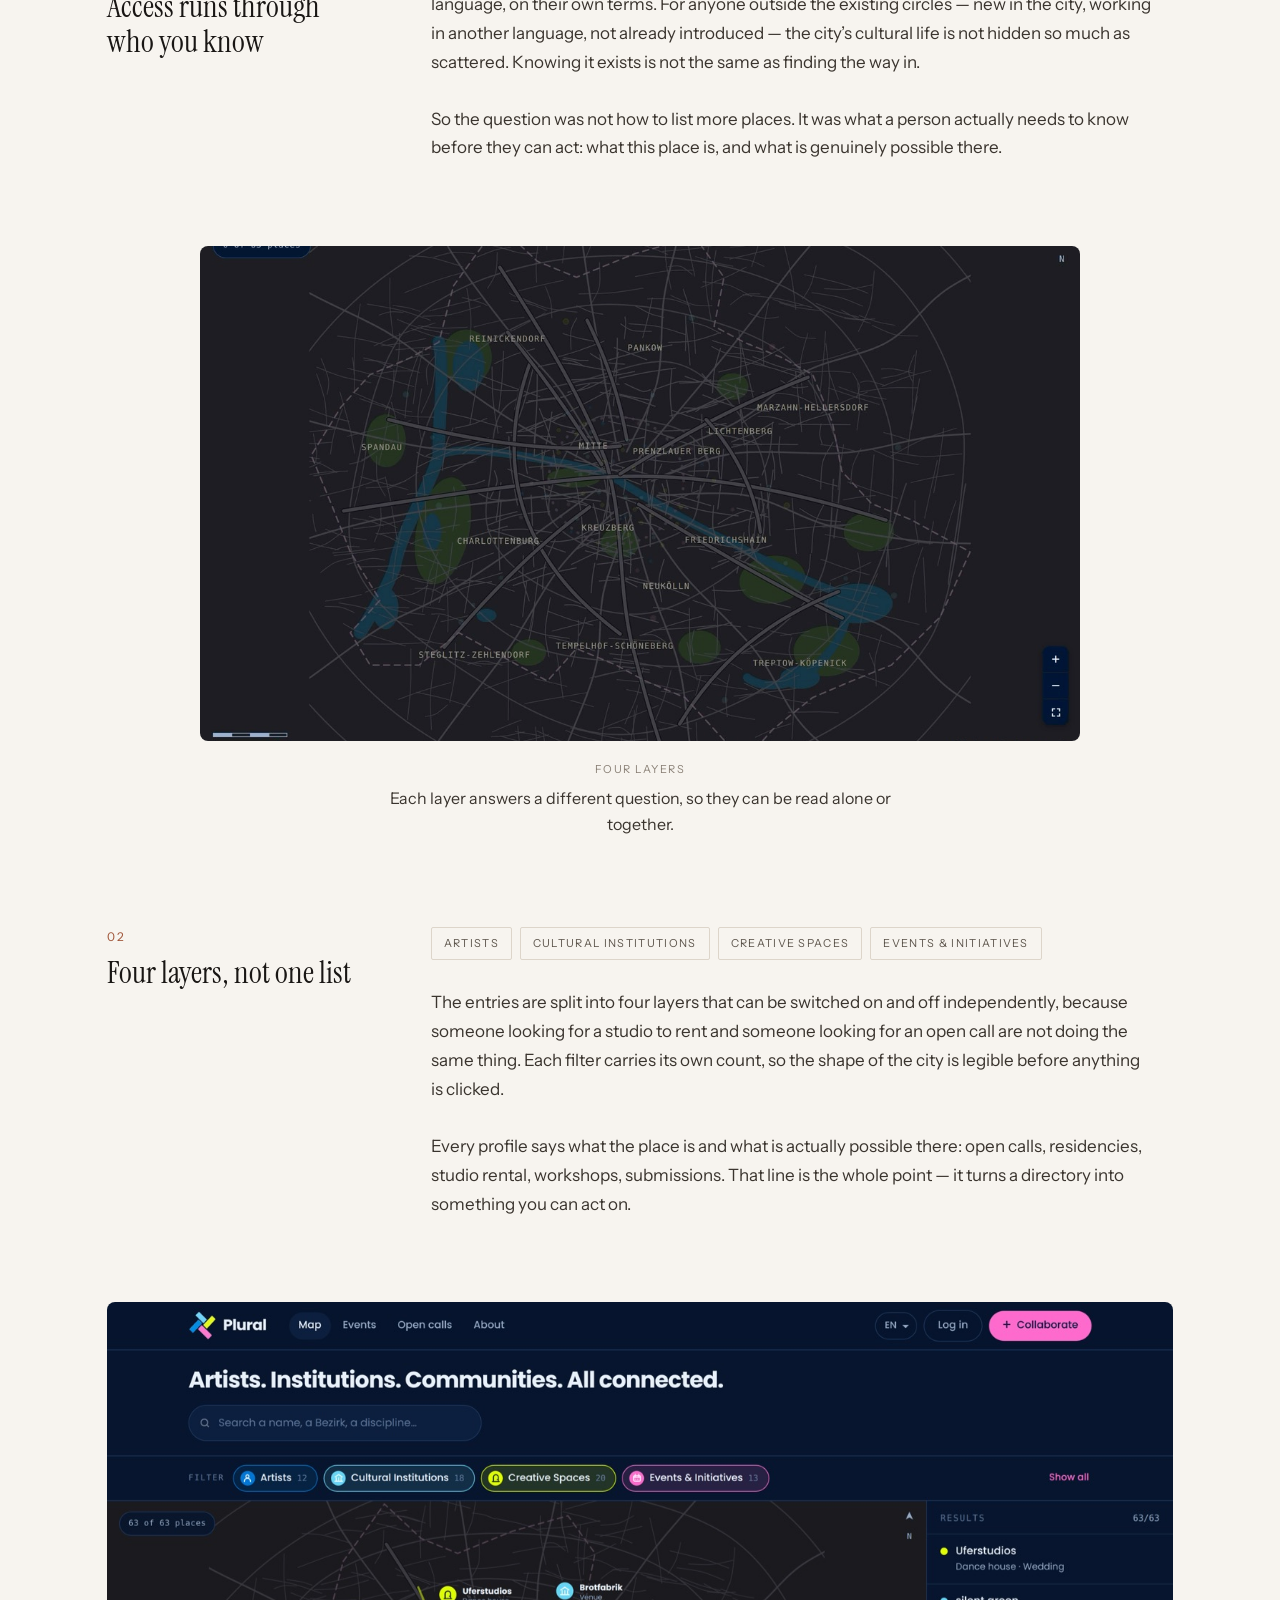
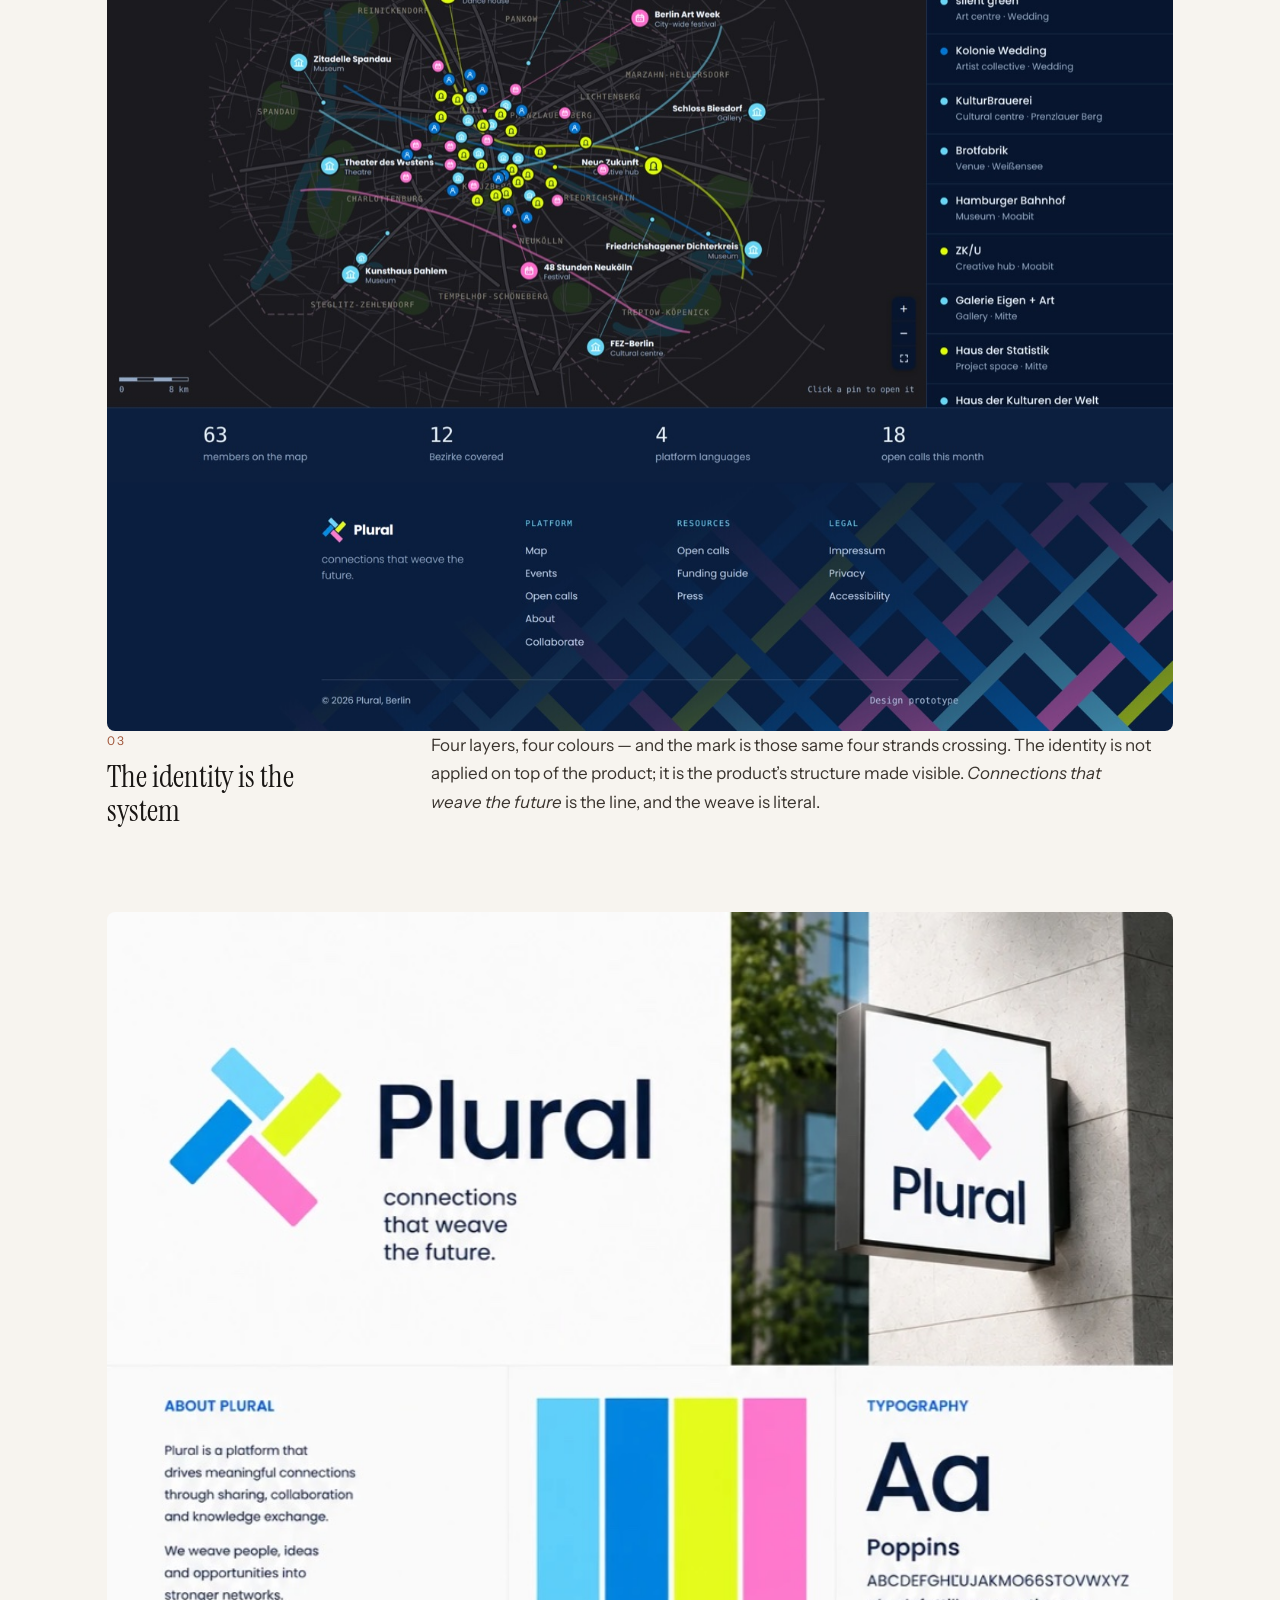
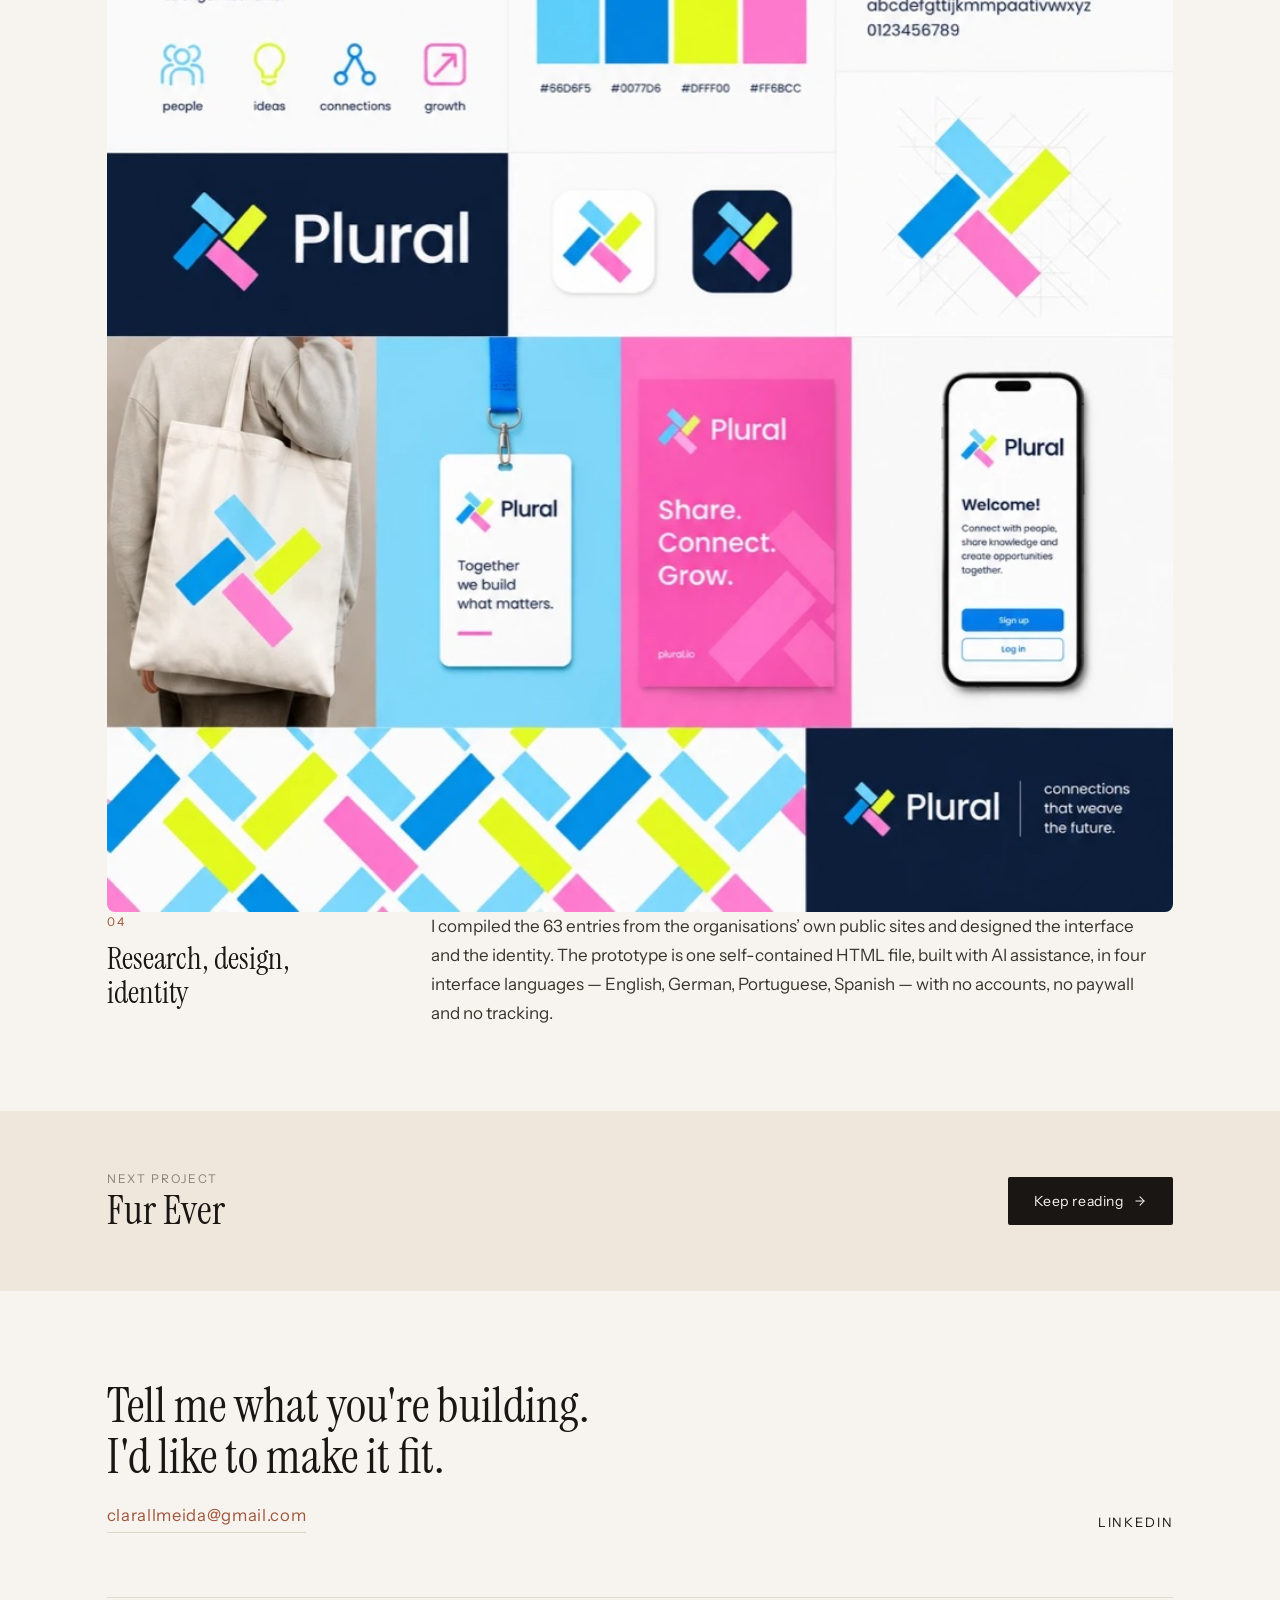
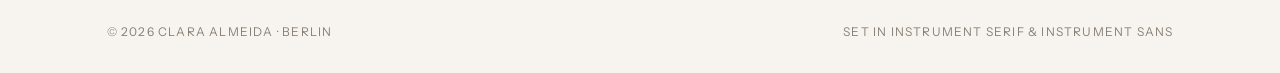
<file: plural.html>
<!doctype html>
<html lang="en" class="no-js">
<head>
<meta charset="utf-8">
<script>document.documentElement.className=document.documentElement.className.replace(/\bno-js\b/,"js");</script>
<meta name="viewport" content="width=device-width, initial-scale=1">
<title>Plural — Case study — Clara Almeida</title>
<meta name="description" content="Plural: an open, multilingual cultural map of Berlin — 63 artists, institutions, creative spaces and initiatives across 12 Bezirke, in four languages. A case study by Clara Almeida.">
<link rel="canonical" href="https://clarallmeida.com/plural.html">
<link rel="icon" href="favicon-32.png" sizes="32x32" type="image/png">
<link rel="apple-touch-icon" href="apple-touch-icon.png">
<meta property="og:url" content="https://clarallmeida.com/plural.html">
<meta property="og:image" content="https://clarallmeida.com/images/og-card.jpg">
<meta property="og:image:width" content="1200">
<meta property="og:image:height" content="630">
<meta property="og:type" content="article">
<meta name="twitter:card" content="summary_large_image">
<link rel="preconnect" href="https://fonts.googleapis.com">
<link rel="preconnect" href="https://fonts.gstatic.com" crossorigin>
<link rel="stylesheet" href="https://fonts.googleapis.com/css2?family=Instrument+Sans:wght@400;500;600&family=Instrument+Serif:ital@0;1&display=swap">
<link rel="stylesheet" href="styles.css">
</head>
<body>

<a class="skip-link" href="#main">Skip to content</a>

<header class="site-header">
  <div class="wrap">
    <a class="wordmark" href="index.html">Clara Almeida</a>
    <button class="nav-toggle" type="button" aria-expanded="false" aria-controls="primary-nav" aria-label="Menu">
      <svg width="22" height="22" viewBox="0 0 24 24" fill="none" stroke="currentColor" stroke-width="1.6" stroke-linecap="round" aria-hidden="true"><path d="M4 7h16"/><path d="M4 12h16"/><path d="M4 17h16"/></svg>
    </button>
    <nav class="nav" id="primary-nav" aria-label="Primary">
      <a href="work.html" aria-current="page">Work</a>
      <a href="about.html">About</a>
      <a href="#contact">Contact</a>
    </nav>
  </div>
</header>

<main id="main">

  <article>

    <div class="wrap cs-head">
      <p class="label">Case study — Product design</p>
      <h1>Plural</h1>
      <p>Berlin has no shortage of cultural infrastructure, but the way in runs through people you already know. Plural puts the artists, institutions, creative spaces and initiatives on one open map — in four languages, with no account and no paywall.</p>
      <div class="actions" style="margin-top:32px">
        <a class="btn" href="plural/">
          Open the prototype
          <svg width="14" height="14" viewBox="0 0 24 24" fill="none" stroke="currentColor" stroke-width="1.8" stroke-linecap="round" stroke-linejoin="round" aria-hidden="true"><path d="M7 17 17 7"/><path d="M8 7h9v9"/></svg>
        </a>
      </div>
    </div>

    <div class="wrap">
      <div class="cs-meta">
        <div>
          <p class="label">Role</p>
          <p>Research, information architecture, interface design, identity</p>
        </div>
        <div>
          <p class="label">Timeline</p>
          <p>2026</p>
        </div>
        <div>
          <p class="label">Scope</p>
          <p>Design prototype, end to end</p>
        </div>
        <div>
          <p class="label">Tools</p>
          <p>Figma, HTML, CSS, JavaScript</p>
        </div>
      </div>

      <div class="cs-hero cs-hero--shot cs-hero--plural">
        <img src="images/plural-map.jpg" alt="The Plural map of Berlin: coloured pins for artists, institutions, creative spaces and events, with filters above and a results list alongside" width="1600" height="1061">
      </div>

      <section class="cs-section reveal">
        <div class="cs-section__no">
          <span>01</span>
          <h2>Access runs through who you know</h2>
        </div>
        <div class="cs-section__body">
          <p class="prose">Institutions, project spaces, open calls and networks each live on their own site, in their own language, on their own terms. For anyone outside the existing circles — new in the city, working in another language, not already introduced — the city&rsquo;s cultural life is not hidden so much as scattered. Knowing it exists is not the same as finding the way in.</p>
          <p class="prose">So the question was not how to list more places. It was what a person actually needs to know before they can act: what this place is, and what is genuinely possible there.</p>
        </div>
      </section>

      <figure class="demo demo--wide demo--16x9 reveal">
        <div class="demo__frame">
          <video src="media/plural-demo.mp4" poster="images/plural-demo-poster.jpg"
                 autoplay muted loop playsinline preload="metadata"
                 width="1230" height="760"
                 aria-label="The Plural map filling in layer by layer: artists, then cultural institutions, then creative spaces, then events and initiatives"></video>
        </div>
        <figcaption class="demo__cap">
          <span>Four layers</span>
          <p>Each layer answers a different question, so they can be read alone or together.</p>
        </figcaption>
      </figure>

      <section class="cs-section reveal">
        <div class="cs-section__no">
          <span>02</span>
          <h2>Four layers, not one list</h2>
        </div>
        <div class="cs-section__body">
          <ul class="tags">
            <li class="tag">Artists</li>
            <li class="tag">Cultural institutions</li>
            <li class="tag">Creative spaces</li>
            <li class="tag">Events &amp; initiatives</li>
          </ul>
          <p class="prose">The entries are split into four layers that can be switched on and off independently, because someone looking for a studio to rent and someone looking for an open call are not doing the same thing. Each filter carries its own count, so the shape of the city is legible before anything is clicked.</p>
          <p class="prose">Every profile says what the place is and what is actually possible there: open calls, residencies, studio rental, workshops, submissions. That line is the whole point — it turns a directory into something you can act on.</p>
        </div>
      </section>

      <figure class="shot reveal">
        <img src="images/plural-home.jpg" alt="The full Plural homepage: search, filters, map, and a row of figures — 63 members, 12 Bezirke, 4 languages, 18 open calls this month" width="1400" height="1350" loading="lazy">
      </figure>

      <section class="cs-section reveal">
        <div class="cs-section__no">
          <span>03</span>
          <h2>The identity is the system</h2>
        </div>
        <div class="cs-section__body">
          <p class="prose">Four layers, four colours &mdash; and the mark is those same four strands crossing. The identity is not applied on top of the product; it is the product&rsquo;s structure made visible. <em>Connections that weave the future</em> is the line, and the weave is literal.</p>
        </div>
      </section>

      <figure class="shot reveal">
        <img src="images/plural-brand.jpg" alt="The Plural identity system: the woven four-bar mark, the tagline, the four-colour palette with hex values, Poppins, app icons, and the pattern applied to a tote bag, lanyard, poster and app screen" width="933" height="1400" loading="lazy">
      </figure>

      <section class="cs-section reveal">
        <div class="cs-section__no">
          <span>04</span>
          <h2>Research, design, identity</h2>
        </div>
        <div class="cs-section__body">
          <p class="prose">I compiled the 63 entries from the organisations&rsquo; own public sites and designed the interface and the identity. The prototype is one self-contained HTML file, built with AI assistance, in four interface languages &mdash; English, German, Portuguese, Spanish &mdash; with no accounts, no paywall and no tracking.</p>
        </div>
      </section>

    </div>

    <nav class="next-project" aria-label="Next project">
      <div class="wrap" style="display:flex; flex-wrap:wrap; align-items:center; justify-content:space-between; gap:32px; width:100%">
        <div>
          <p class="label">Next project</p>
          <h2>Fur Ever</h2>
        </div>
        <a class="btn" href="fur-ever.html">
          Keep reading
          <svg width="14" height="14" viewBox="0 0 24 24" fill="none" stroke="currentColor" stroke-width="1.8" stroke-linecap="round" stroke-linejoin="round" aria-hidden="true"><path d="M5 12h14"/><path d="m12 5 7 7-7 7"/></svg>
        </a>
      </div>
    </nav>

  </article>

</main>

<footer class="site-footer" id="contact">
  <div class="wrap">
    <div class="footer-top">
      <div class="footer-cta">
        <h2>Tell me what you're building.<br>I'd like to make it fit.</h2>
        <a class="link-u" href="mailto:clarallmeida@gmail.com">clarallmeida@gmail.com</a>
      </div>
      <nav class="social" aria-label="Elsewhere">
        <a href="https://www.linkedin.com/in/clarallmeida" rel="me">LinkedIn</a>
      </nav>
    </div>
    <div class="colophon">
      <span>&copy; 2026 Clara Almeida &middot; Berlin</span>
      <span>Set in Instrument Serif &amp; Instrument Sans</span>
    </div>
  </div>
</footer>

<script src="script.js"></script>
</body>
</html>
</file>
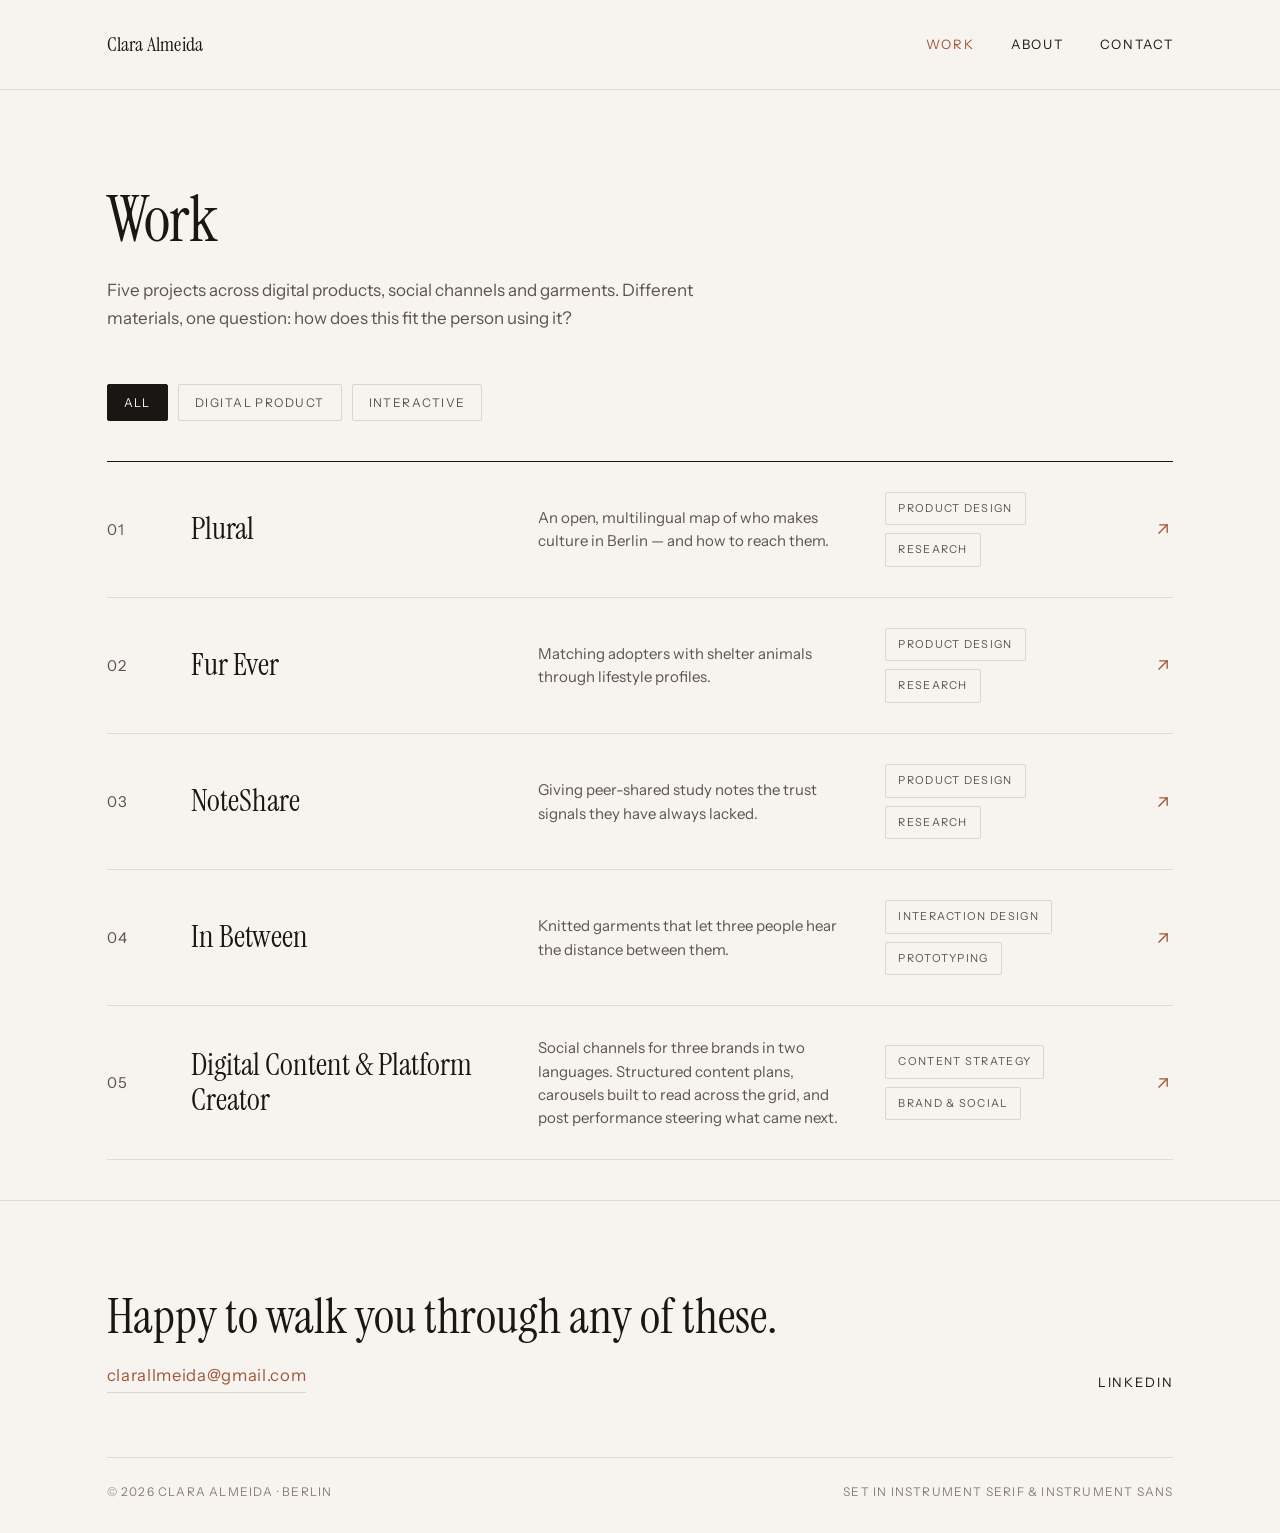
<file: work.html>
<!doctype html>
<html lang="en" class="no-js">
<head>
<meta charset="utf-8">
<script>document.documentElement.className=document.documentElement.className.replace(/\bno-js\b/,"js");</script>
<meta name="viewport" content="width=device-width, initial-scale=1">
<title>Work — Clara Almeida</title>
<meta name="description" content="Six projects by Clara Almeida across digital products, interactive installations and garments.">
<link rel="canonical" href="https://clarallmeida.com/work.html">
<link rel="icon" href="favicon-32.png" sizes="32x32" type="image/png">
<link rel="apple-touch-icon" href="apple-touch-icon.png">
<meta property="og:url" content="https://clarallmeida.com/work.html">
<meta property="og:image" content="https://clarallmeida.com/images/og-card.jpg">
<meta property="og:image:width" content="1200">
<meta property="og:image:height" content="630">
<meta property="og:type" content="article">
<meta name="twitter:card" content="summary_large_image">
<link rel="preconnect" href="https://fonts.googleapis.com">
<link rel="preconnect" href="https://fonts.gstatic.com" crossorigin>
<link rel="stylesheet" href="https://fonts.googleapis.com/css2?family=Instrument+Sans:wght@400;500;600&family=Instrument+Serif:ital@0;1&display=swap">
<link rel="stylesheet" href="styles.css">
</head>
<body>

<a class="skip-link" href="#main">Skip to content</a>

<header class="site-header">
  <div class="wrap">
    <a class="wordmark" href="index.html">Clara Almeida</a>
    <button class="nav-toggle" type="button" aria-expanded="false" aria-controls="primary-nav" aria-label="Menu">
      <svg width="22" height="22" viewBox="0 0 24 24" fill="none" stroke="currentColor" stroke-width="1.6" stroke-linecap="round" aria-hidden="true"><path d="M4 7h16"/><path d="M4 12h16"/><path d="M4 17h16"/></svg>
    </button>
    <nav class="nav" id="primary-nav" aria-label="Primary">
      <a href="work.html" aria-current="page">Work</a>
      <a href="about.html">About</a>
      <a href="#contact">Contact</a>
    </nav>
  </div>
</header>

<main id="main">

  <section class="wrap page-head">
    <h1>Work</h1>
    <p class="lead" style="max-width:640px">Five projects across digital products, social channels and garments. Different materials, one question: how does this fit the person using it?</p>
  </section>

  <div class="wrap">
    <div class="filters" role="group" aria-label="Filter projects by discipline">
      <button class="filter" type="button" data-filter="all" aria-pressed="true">All</button>
      <button class="filter" type="button" data-filter="digital" aria-pressed="false">Digital product</button>
      <button class="filter" type="button" data-filter="interactive" aria-pressed="false">Interactive</button>
    </div>

    <div class="index">

      <article class="index__row" data-category="digital">
        <p class="index__no">01</p>
        <h2><a href="plural.html">Plural</a></h2>
        <p>An open, multilingual map of who makes culture in Berlin — and how to reach them.</p>
        <ul class="tags">
          <li class="tag">Product design</li>
          <li class="tag">Research</li>
        </ul>
        <a class="index__go" href="plural.html" aria-label="Open the Plural case study">
          <svg width="20" height="20" viewBox="0 0 24 24" fill="none" stroke="currentColor" stroke-width="1.6" stroke-linecap="round" stroke-linejoin="round" aria-hidden="true"><path d="M7 17 17 7"/><path d="M8 7h9v9"/></svg>
        </a>
      </article>

      <article class="index__row" data-category="digital">
        <p class="index__no">02</p>
        <h2><a href="fur-ever.html">Fur Ever</a></h2>
        <p>Matching adopters with shelter animals through lifestyle profiles.</p>
        <ul class="tags">
          <li class="tag">Product design</li>
          <li class="tag">Research</li>
        </ul>
        <a class="index__go" href="fur-ever.html" aria-label="Open the Fur Ever case study">
          <svg width="20" height="20" viewBox="0 0 24 24" fill="none" stroke="currentColor" stroke-width="1.6" stroke-linecap="round" stroke-linejoin="round" aria-hidden="true"><path d="M7 17 17 7"/><path d="M8 7h9v9"/></svg>
        </a>
      </article>

      <article class="index__row" data-category="digital">
        <p class="index__no">03</p>
        <h2><a href="note-share.html">NoteShare</a></h2>
        <p>Giving peer-shared study notes the trust signals they have always lacked.</p>
        <ul class="tags">
          <li class="tag">Product design</li>
          <li class="tag">Research</li>
        </ul>
        <a class="index__go" href="note-share.html" aria-label="Open the NoteShare case study">
          <svg width="20" height="20" viewBox="0 0 24 24" fill="none" stroke="currentColor" stroke-width="1.6" stroke-linecap="round" stroke-linejoin="round" aria-hidden="true"><path d="M7 17 17 7"/><path d="M8 7h9v9"/></svg>
        </a>
      </article>

      <article class="index__row" data-category="interactive digital">
        <p class="index__no">04</p>
        <h2><a href="in-between.html">In Between</a></h2>
        <p>Knitted garments that let three people hear the distance between them.</p>
        <ul class="tags">
          <li class="tag">Interaction design</li>
          <li class="tag">Prototyping</li>
        </ul>
        <a class="index__go" href="in-between.html" aria-label="Open the In Between case study">
          <svg width="20" height="20" viewBox="0 0 24 24" fill="none" stroke="currentColor" stroke-width="1.6" stroke-linecap="round" stroke-linejoin="round" aria-hidden="true"><path d="M7 17 17 7"/><path d="M8 7h9v9"/></svg>
        </a>
      </article>

      <article class="index__row" data-category="digital">
        <p class="index__no">05</p>
        <h2><a href="digital-content.html">Digital Content &amp; Platform Creator</a></h2>
        <p>Social channels for three brands in two languages. Structured content plans, carousels built to read across the grid, and post performance steering what came next.</p>
        <ul class="tags">
          <li class="tag">Content strategy</li>
          <li class="tag">Brand &amp; social</li>
        </ul>
        <a class="index__go" href="digital-content.html" aria-label="Open the Digital Content and Platform Creator case study">
          <svg width="20" height="20" viewBox="0 0 24 24" fill="none" stroke="currentColor" stroke-width="1.6" stroke-linecap="round" stroke-linejoin="round" aria-hidden="true"><path d="M7 17 17 7"/><path d="M8 7h9v9"/></svg>
        </a>
      </article>

    </div>
  </div>

</main>

<footer class="site-footer" id="contact" style="border-top:1px solid var(--rule)">
  <div class="wrap">
    <div class="footer-top">
      <div class="footer-cta">
        <h2>Happy to walk you through any of these.</h2>
        <a class="link-u" href="mailto:clarallmeida@gmail.com">clarallmeida@gmail.com</a>
      </div>
      <nav class="social" aria-label="Elsewhere">
        <a href="https://www.linkedin.com/in/clarallmeida" rel="me">LinkedIn</a>
      </nav>
    </div>
    <div class="colophon">
      <span>&copy; 2026 Clara Almeida &middot; Berlin</span>
      <span>Set in Instrument Serif &amp; Instrument Sans</span>
    </div>
  </div>
</footer>

<script src="script.js"></script>
</body>
</html>
</file>
<file: styles.css>
/* ==========================================================================
   Clara Almeida — portfolio
   Direction A: "Editorial Thread"
   ========================================================================== */

:root {
  /* Palette */
  --paper:      #F7F4EF;
  --paper-2:    #EFE7DC;
  --paper-3:    #E7E4DE;
  --paper-4:    #E3E0D8;
  --ink:        #191614;
  --ink-2:      #3A342E;
  --ink-3:      #5C544B;
  --ink-4:      #8A8076;
  --rule:       #E4DCD1;
  --rule-2:     #DDD5CA;
  --accent:     #A0563A;
  --accent-dim: #D98E5F;

  /* Type */
  --serif: 'Instrument Serif', Georgia, 'Times New Roman', serif;
  --sans:  'Instrument Sans', 'Helvetica Neue', -apple-system, system-ui, sans-serif;

  /* Rhythm */
  --gutter: clamp(20px, 8.33vw, 120px);
  --section: clamp(56px, 8vw, 112px);
  --maxw: 1440px;
}

*, *::before, *::after { box-sizing: border-box; }

html { -webkit-text-size-adjust: 100%; scroll-behavior: smooth; color-scheme: light; }

@media (prefers-reduced-motion: reduce) {
  html { scroll-behavior: auto; }
  *, *::before, *::after {
    animation-duration: 0.01ms !important;
    transition-duration: 0.01ms !important;
  }
}

body {
  margin: 0;
  background: var(--paper);
  color: var(--ink);
  font-family: var(--sans);
  font-size: 17px;
  line-height: 1.6;
  -webkit-font-smoothing: antialiased;
  -moz-osx-font-smoothing: grayscale;
}

h1, h2, h3, h4 { margin: 0; font-weight: 400; }
p { margin: 0; }
ul { margin: 0; padding: 0; list-style: none; }
img, svg { max-width: 100%; height: auto; display: block; }

a { color: inherit; text-decoration: none; transition: color 0.18s ease; }
a:hover { color: var(--accent); }

:focus-visible {
  outline: 2px solid var(--accent);
  outline-offset: 3px;
  border-radius: 1px;
}

.skip-link {
  position: absolute;
  left: -9999px;
  top: 0;
  background: var(--ink);
  color: var(--paper);
  padding: 12px 20px;
  z-index: 100;
}
.skip-link:focus { left: 0; color: var(--paper); }

.wrap { max-width: var(--maxw); margin: 0 auto; padding-inline: var(--gutter); }

/* --------------------------------------------------------------------------
   Type utilities
   -------------------------------------------------------------------------- */

.serif { font-family: var(--serif); }

.label {
  font-size: 12px;
  letter-spacing: 0.16em;
  text-transform: uppercase;
  color: var(--ink-4);
}

.lead {
  font-size: clamp(17px, 1.3vw, 19px);
  line-height: 1.65;
  color: var(--ink-3);
  max-width: 620px;
  text-wrap: pretty;
}

.prose {
  font-size: clamp(17px, 1.3vw, 19px);
  line-height: 1.7;
  color: var(--ink-2);
  max-width: 720px;
  text-wrap: pretty;
}
.prose + .prose { margin-top: 1.4em; }
.prose strong { font-weight: 500; }

/* Placeholders you still have to fill in. Highlighted so they can't ship by
   accident — delete this rule once the real content is in. */
.todo {
  background: rgba(160, 86, 58, 0.10);
  box-shadow: 0 0 0 2px rgba(160, 86, 58, 0.10);
  border-radius: 2px;
}

/* --------------------------------------------------------------------------
   Header
   -------------------------------------------------------------------------- */

.site-header {
  border-bottom: 1px solid var(--rule);
  background: var(--paper);
  position: sticky;
  top: 0;
  z-index: 50;
}

.site-header .wrap {
  display: flex;
  align-items: center;
  justify-content: space-between;
  gap: 24px;
  padding-block: clamp(18px, 2.2vw, 32px);
}

.wordmark {
  font-family: var(--serif);
  font-size: clamp(19px, 1.6vw, 22px);
  letter-spacing: 0.01em;
  white-space: nowrap;
}

.nav {
  display: flex;
  gap: clamp(20px, 2.8vw, 40px);
  font-size: 13px;
  letter-spacing: 0.14em;
  text-transform: uppercase;
}
.nav a[aria-current="page"] { color: var(--accent); }

.nav-toggle {
  display: none;
  width: 44px;
  height: 44px;
  margin-right: -10px;
  align-items: center;
  justify-content: center;
  background: none;
  border: 0;
  color: inherit;
  cursor: pointer;
}

@media (max-width: 720px) {
  .nav-toggle { display: flex; }
  .nav {
    position: absolute;
    left: 0;
    right: 0;
    top: 100%;
    flex-direction: column;
    gap: 0;
    background: var(--paper);
    border-bottom: 1px solid var(--rule);
    padding: 8px var(--gutter) 24px;
    display: none;
  }
  .nav.is-open { display: flex; }
  .nav a { padding-block: 14px; border-bottom: 1px solid var(--rule); }
}

/* --------------------------------------------------------------------------
   Hero
   -------------------------------------------------------------------------- */

.hero {
  display: flex;
  flex-direction: column;
  gap: clamp(20px, 2.6vw, 40px);
  padding-block: clamp(64px, 8.5vw, 128px) clamp(56px, 7.5vw, 112px);
}

.status {
  display: flex;
  align-items: center;
  gap: 12px;
  font-size: 12px;
  letter-spacing: 0.16em;
  text-transform: uppercase;
  color: var(--ink-4);
}
.status::before {
  content: "";
  width: 7px;
  height: 7px;
  border-radius: 50%;
  background: var(--accent);
  flex: none;
}

.hero h1 {
  font-family: var(--serif);
  font-size: clamp(38px, 6vw, 86px);
  line-height: 1.03;
  letter-spacing: -0.015em;
  max-width: 1020px;
  text-wrap: pretty;
}
.hero h1 em { font-style: italic; color: var(--accent); }

.page-head {
  display: flex;
  flex-direction: column;
  gap: clamp(16px, 1.8vw, 24px);
  padding-block: clamp(56px, 7.5vw, 112px) clamp(32px, 4vw, 56px);
}
.page-head h1 {
  font-family: var(--serif);
  font-size: clamp(42px, 5vw, 72px);
  line-height: 1.05;
  letter-spacing: -0.01em;
}

/* --------------------------------------------------------------------------
   Buttons & links
   -------------------------------------------------------------------------- */

.actions {
  display: flex;
  flex-wrap: wrap;
  align-items: center;
  gap: clamp(16px, 2vw, 28px);
  margin-top: 4px;
}

.btn {
  display: inline-flex;
  align-items: center;
  gap: 10px;
  min-height: 48px;
  padding: 0 26px;
  background: var(--ink);
  color: var(--paper);
  border-radius: 2px;
  font-size: 14px;
  letter-spacing: 0.04em;
  transition: background 0.18s ease, color 0.18s ease;
}
.btn:hover { background: var(--accent); color: var(--paper); }
.btn svg { flex: none; }

.link-u {
  display: inline-flex;
  align-items: center;
  gap: 9px;
  font-size: 14px;
  letter-spacing: 0.04em;
  border-bottom: 1px solid var(--rule-2);
  padding-bottom: 3px;
  transition: border-color 0.18s ease, color 0.18s ease;
}
.link-u:hover { border-color: var(--accent); }
.link-u--accent { color: var(--accent); border-bottom-color: transparent; }
.link-u--accent:hover { color: var(--ink); }

.link-arrow svg { transition: transform 0.18s ease; }
.link-arrow:hover svg { transform: translateX(3px); }

/* --------------------------------------------------------------------------
   Section headers
   -------------------------------------------------------------------------- */

.rule-head {
  display: flex;
  align-items: baseline;
  justify-content: space-between;
  gap: 24px;
  border-top: 1px solid var(--ink);
  padding-top: 20px;
}

/* --------------------------------------------------------------------------
   Tags
   -------------------------------------------------------------------------- */

.tags { display: flex; flex-wrap: wrap; gap: 8px; }
.tag {
  font-size: 11px;
  letter-spacing: 0.12em;
  text-transform: uppercase;
  color: var(--ink-3);
  border: 1px solid var(--rule-2);
  padding: 7px 12px;
  border-radius: 2px;
  white-space: nowrap;
}

/* --------------------------------------------------------------------------
   Featured projects (home)
   -------------------------------------------------------------------------- */

.projects {
  display: flex;
  flex-direction: column;
  gap: clamp(56px, 7vw, 96px);
  padding-block: clamp(48px, 5vw, 72px) clamp(64px, 8vw, 120px);
}

/* Two columns: the work on the left, what it is on the right. Collapses to
   a single column on narrow screens. */
.project {
  display: grid;
  grid-template-columns: minmax(0, 1.1fr) minmax(0, 1fr);
  gap: clamp(32px, 5vw, 72px);
  align-items: center;
}

.project__media {
  width: 100%;
  aspect-ratio: 3 / 2;
  background: var(--paper-2);
  overflow: hidden;
  position: relative;
}
.project__media svg,
.project__media img,
.project__media video {
  width: 100%;
  height: 100%;
  object-fit: cover;
  transition: transform 0.6s cubic-bezier(0.2, 0.7, 0.3, 1);
}
.project:hover .project__media svg,
.project:hover .project__media img,
.project:hover .project__media video { transform: scale(1.02); }

.project__meta {
  display: flex;
  flex-direction: column;
  align-items: flex-start;
  gap: clamp(20px, 2.4vw, 32px);
}
.project__text { display: flex; flex-direction: column; gap: 12px; max-width: 620px; }
.project__text h2 {
  font-family: var(--serif);
  font-size: clamp(30px, 3vw, 42px);
  line-height: 1.1;
}
.project__text p { font-size: clamp(16px, 1.25vw, 18px); line-height: 1.6; color: var(--ink-3); }

.project__side {
  display: flex;
  flex-direction: column;
  align-items: flex-start;
  gap: 18px;
  flex: none;
}

/* A card that runs full width instead: what it is on top, the work beneath.
   Suits landscape media, where two columns would only shrink it. */
.project--stacked {
  grid-template-columns: 1fr;
  gap: clamp(24px, 3vw, 40px);
}
/* Match the media box to the footage, so nothing is cropped off the sides. */
.project--stacked .project__media { aspect-ratio: 1280 / 1000; }
.project--stacked .project__meta {
  order: 1;
  flex-direction: row;
  align-items: flex-start;
  justify-content: space-between;
  gap: clamp(24px, 4vw, 64px);
}
.project--stacked .project__media { order: 2; }
.project--stacked .project__side { align-items: flex-end; }

@media (max-width: 900px) {
  .project { grid-template-columns: 1fr; gap: 28px; }
  .project--stacked .project__meta {
    flex-direction: column;
    align-items: flex-start;
    gap: 20px;
  }
  .project--stacked .project__side { align-items: flex-start; }
}

/* --------------------------------------------------------------------------
   Work index
   -------------------------------------------------------------------------- */

.filters { display: flex; flex-wrap: wrap; gap: 10px; padding-bottom: 40px; }
.filter {
  font-size: 12px;
  letter-spacing: 0.12em;
  text-transform: uppercase;
  color: var(--ink-3);
  border: 1px solid var(--rule-2);
  background: none;
  padding: 10px 16px;
  border-radius: 2px;
  cursor: pointer;
  font-family: inherit;
  transition: background 0.18s ease, color 0.18s ease, border-color 0.18s ease;
}
.filter:hover { border-color: var(--ink-4); }
.filter[aria-pressed="true"] {
  background: var(--ink);
  color: var(--paper);
  border-color: var(--ink);
}

.index { display: flex; flex-direction: column; padding-bottom: 40px; }

.index__row {
  display: grid;
  grid-template-columns: 56px minmax(0, 1fr) minmax(0, 1fr) minmax(200px, 220px) 40px;
  gap: clamp(16px, 2.2vw, 32px);
  align-items: center;
  border-top: 1px solid var(--rule);
  padding-block: 30px;
  transition: background 0.18s ease;
}
.index__row:first-child { border-top-color: var(--ink); }
.index__row:last-child { border-bottom: 1px solid var(--rule); }
.index__row:hover { background: rgba(160, 86, 58, 0.035); }
.index__row[hidden] { display: none; }

.index__no { font-size: 12px; letter-spacing: 0.1em; color: var(--ink-4); }
.index__row h2 {
  font-family: var(--serif);
  font-size: clamp(26px, 2.4vw, 34px);
  line-height: 1.15;
}
.index__row p { font-size: 15px; line-height: 1.55; color: var(--ink-3); }
.index__go { justify-self: end; color: var(--accent); }
.index__go svg { transition: transform 0.18s ease; }
.index__row:hover .index__go svg { transform: translate(2px, -2px); }

@media (max-width: 1024px) {
  .index__row {
    grid-template-columns: 40px minmax(0, 1fr) 40px;
    row-gap: 12px;
    align-items: start;
  }
  .index__no { grid-row: 1; }
  .index__row h2 { grid-column: 2; }
  .index__row p { grid-column: 2; }
  .index__row .tags { grid-column: 2; }
  .index__go { grid-column: 3; grid-row: 1; }
}

/* --------------------------------------------------------------------------
   Dark bands
   -------------------------------------------------------------------------- */

.band-dark {
  background: var(--ink);
  color: var(--paper);
  padding-block: clamp(56px, 7vw, 96px);
}
.band-dark .label { color: var(--ink-4); }
.band-dark a { color: var(--paper); }
.band-dark a:hover { color: var(--accent-dim); }

.cols-3 {
  display: grid;
  grid-template-columns: repeat(3, minmax(0, 1fr));
  gap: clamp(28px, 4vw, 56px);
}
.cols-2 {
  display: grid;
  grid-template-columns: repeat(2, minmax(0, 1fr));
  gap: clamp(28px, 4vw, 56px);
}
.col { display: flex; flex-direction: column; gap: 12px; }
.col p { font-size: clamp(16px, 1.2vw, 17px); line-height: 1.55; }

@media (max-width: 860px) {
  .cols-3, .cols-2 { grid-template-columns: 1fr; }
}

/* --------------------------------------------------------------------------
   Case study
   -------------------------------------------------------------------------- */

.cs-head { padding-block: clamp(64px, 7vw, 104px) clamp(32px, 4vw, 56px); }
.cs-head h1 {
  font-family: var(--serif);
  font-size: clamp(44px, 5.6vw, 80px);
  line-height: 1.02;
  letter-spacing: -0.015em;
  margin-block: 24px;
}
.cs-head p {
  font-size: clamp(18px, 1.55vw, 22px);
  line-height: 1.55;
  color: var(--ink-3);
  max-width: 780px;
  text-wrap: pretty;
}

.cs-meta {
  display: grid;
  grid-template-columns: repeat(4, minmax(0, 1fr));
  gap: clamp(20px, 2.8vw, 40px);
  border-top: 1px solid var(--rule);
  padding-block: 40px clamp(48px, 5vw, 72px);
}
.cs-meta div { display: flex; flex-direction: column; gap: 8px; }
.cs-meta p { font-size: 16px; line-height: 1.5; }

@media (max-width: 720px) {
  .cs-meta { grid-template-columns: repeat(2, minmax(0, 1fr)); }
}

.cs-hero {
  width: 100%;
  aspect-ratio: 20 / 11;
  background: var(--paper-2);
  margin-bottom: clamp(56px, 7vw, 96px);
}
.cs-hero svg,
.cs-hero img,
.cs-hero video { width: 100%; height: 100%; object-fit: cover; }

/* Hero as a row of real screens rather than one cropped image. The middle
   one stands tallest; on a narrow screen three phones would be unreadable,
   so only that one stays. */
.cs-hero--screens {
  display: flex;
  align-items: center;
  justify-content: center;
  gap: clamp(14px, 3vw, 48px);
  padding: clamp(16px, 3vw, 40px);
}
/* These are transparent PNGs cut off their black ground, so they need no
   clipping — width follows the image's own shape. */
.cs-hero--screens img { height: 72%; width: auto; flex: none; object-fit: contain; }
.cs-hero--screens img.is-lead { height: 96%; }

@media (max-width: 700px) {
  .cs-hero--screens { aspect-ratio: 4 / 5; }
  .cs-hero--screens img:not(.is-lead) { display: none; }
  .cs-hero--screens img.is-lead { height: 92%; }
}

.cs-section {
  display: grid;
  grid-template-columns: minmax(0, 260px) minmax(0, 1fr);
  gap: clamp(24px, 5vw, 80px);
  padding-bottom: clamp(56px, 6.5vw, 88px);
}
.cs-section__no { display: flex; flex-direction: column; gap: 10px; }
.cs-section__no span {
  font-size: 12px;
  letter-spacing: 0.16em;
  text-transform: uppercase;
  color: var(--accent);
}
.cs-section__no h2 {
  font-family: var(--serif);
  font-size: clamp(26px, 2.4vw, 34px);
  line-height: 1.12;
}
.cs-section__body { display: flex; flex-direction: column; gap: 28px; }
/* This is a flex column with its own gap, so the adjacent-sibling margin on
   .prose stacks on top of it and double-spaces the paragraphs. */
.cs-section__body .prose + .prose { margin-top: 0; }

@media (max-width: 860px) {
  .cs-section { grid-template-columns: 1fr; }
}

.stats {
  display: flex;
  flex-wrap: wrap;
  gap: clamp(28px, 4vw, 56px);
  border-top: 1px solid var(--rule);
  padding-top: 32px;
}
.stat { display: flex; flex-direction: column; gap: 6px; max-width: 200px; }
.stat b {
  font-family: var(--serif);
  font-weight: 400;
  font-size: clamp(36px, 3.4vw, 46px);
  line-height: 1.1;
  color: var(--accent);
}
.stat span { font-size: 13px; line-height: 1.5; color: var(--ink-4); }
.stats--plain .stat b { color: var(--ink); }

.findings {
  display: grid;
  grid-template-columns: repeat(3, minmax(0, 1fr));
  gap: clamp(16px, 1.8vw, 24px);
}

/* Four findings read better as two pairs than as a row of three and an
   orphan. Declared before the narrow-screen rule so that still wins. */
.findings--pairs { grid-template-columns: repeat(2, minmax(0, 1fr)); }
.finding {
  display: flex;
  flex-direction: column;
  gap: 12px;
  background: var(--paper-2);
  padding: clamp(20px, 2.2vw, 28px);
}
.finding span {
  font-size: 11px;
  letter-spacing: 0.14em;
  text-transform: uppercase;
  color: var(--ink-4);
}
.finding p { font-size: 16px; line-height: 1.6; color: var(--ink-2); }

@media (max-width: 860px) { .findings { grid-template-columns: 1fr; } }

.note { font-size: 14px; line-height: 1.6; color: var(--ink-4); max-width: 720px; }

.pullquote__quote {
  font-family: var(--serif);
  font-size: clamp(28px, 3.4vw, 46px);
  line-height: 1.2;
  max-width: 940px;
  text-wrap: pretty;
}

.screens {
  display: grid;
  grid-template-columns: repeat(3, minmax(0, 1fr));
  gap: clamp(20px, 2.4vw, 32px);
  padding-bottom: clamp(56px, 7vw, 96px);
}
.screen { display: flex; flex-direction: column; gap: 20px; }
.screen__frame {
  aspect-ratio: 5 / 6;
  background: var(--paper-2);
  display: flex;
  align-items: center;
  justify-content: center;
  padding: 40px;
}
.screen:nth-child(2) .screen__frame { background: var(--paper-3); }
.screen:nth-child(3) .screen__frame { background: var(--paper-4); }
.screen__frame svg { width: auto; height: 100%; }
.screen__frame img,
.screen__frame video { width: 100%; height: 100%; object-fit: contain; }
.screen__cap { display: flex; flex-direction: column; gap: 8px; }
.screen__cap span {
  font-size: 11px;
  letter-spacing: 0.14em;
  text-transform: uppercase;
  color: var(--ink-4);
}
.screen__cap p { font-size: 16px; line-height: 1.6; color: var(--ink-2); }

@media (max-width: 860px) { .screens { grid-template-columns: 1fr; } }

/* Wide variant, for desktop-app screens that would be cropped by the
   portrait phone frame. */
.screens--wide .screen__frame { aspect-ratio: 16 / 10; padding: clamp(16px, 1.6vw, 24px); }
.screens--wide .screen__frame svg { width: 100%; height: auto; }

/* A portrait demo inside a landscape card. The recording is a phone mockup
   on a black ground; .phone matches the mockup's aspect and corner radius so
   the black corners are clipped and the card's own paper shows through.
   pointer-events lets the click reach the link underneath. */
.project__media--stage {
  /* The phone sets the tile's size, not the other way round: the phone gets
     a fixed height (vh, so it scales with the screen) and its width follows
     from its aspect ratio. Every browser resolves that the same way, whereas
     a phone at height: 100% of an aspect-ratio box is cropped in Safari. */
  aspect-ratio: auto;
  background: var(--paper-2);
  display: flex;
  align-items: center;
  justify-content: center;
  padding: clamp(44px, 5.5vw, 80px) clamp(48px, 8vw, 112px);
}
.project__media--stage .phone {
  /* height AND width spelled out: some Safari versions ignore aspect-ratio on
     a flex item and size it from the video instead, which crops the phone */
  --phone-h: min(46vh, 440px);
  height: var(--phone-h);
  width: calc(var(--phone-h) * 480 / 1002);
  flex: none;
  transition: transform 0.6s cubic-bezier(0.2, 0.7, 0.3, 1);
}
/* Two columns: the media column is exactly as wide as the tile, so the text
   sits beside the phone instead of across an empty gap. */
@media (min-width: 901px) {
  .project--phone { grid-template-columns: auto minmax(0, 1fr); }
  .project--phone .project__media--stage { width: auto; }
}
@media (max-width: 900px) {
  .project__media--stage .phone { --phone-h: min(60vh, 440px); }
}
.project:hover .project__media--stage .phone { transform: scale(1.02); }
.project:hover .project__media--stage video { transform: none; }
.project__media video { pointer-events: none; }

.phone {
  display: block;
  aspect-ratio: 480 / 1002;
  border-radius: 16.5% / 7.9%;
  overflow: hidden;
}
.phone video,
.phone img { width: 100%; height: 100%; object-fit: cover; }

/* the case-study screen frames hold a phone still rather than a wireframe */
.screen__frame .phone { height: 100%; }

/* Standalone demo figure in a case study. */
.demo {
  display: flex;
  flex-direction: column;
  align-items: center;
  gap: 20px;
  margin: 0;
  padding-bottom: clamp(56px, 7vw, 96px);
}
.demo__frame {
  width: min(300px, 74%);
  aspect-ratio: 480 / 1002;
  border-radius: 16.5% / 7.9%;
  overflow: hidden;
}
.demo__frame video { width: 100%; height: 100%; object-fit: cover; }

/* Sound control for demos that carry audio. Autoplay is only allowed while
   muted, so the video starts silent and this is the way in. */
.demo__frame { position: relative; }
.sound-toggle {
  position: absolute;
  right: 14px;
  bottom: 14px;
  display: inline-flex;
  align-items: center;
  gap: 8px;
  padding: 9px 15px;
  border: 0;
  border-radius: 999px;
  background: rgba(25, 22, 20, 0.72);
  color: var(--paper);
  font-family: inherit;
  font-size: 11px;
  letter-spacing: 0.12em;
  text-transform: uppercase;
  cursor: pointer;
  transition: background 0.18s ease;
}
.sound-toggle:hover { background: rgba(25, 22, 20, 0.92); }
.sound-toggle svg { flex: none; }
.demo__cap {
  display: flex;
  flex-direction: column;
  gap: 8px;
  max-width: 520px;
  text-align: center;
}
.demo__cap span {
  font-size: 11px;
  letter-spacing: 0.14em;
  text-transform: uppercase;
  color: var(--ink-4);
}
.demo__cap p { font-size: 16px; line-height: 1.6; color: var(--ink-2); }

/* Desktop screenshots shown at a size you can actually read, one per row,
   with no frame around them — the app already has its own edges. */
.shots {
  display: flex;
  flex-direction: column;
  gap: clamp(40px, 5vw, 72px);
  padding-bottom: clamp(56px, 7vw, 96px);
}
.shot { display: flex; flex-direction: column; gap: 16px; margin: 0; }
.shot img {
  width: 100%;
  height: auto;
  display: block;
  border-radius: 8px;
  background: var(--paper-2);
}
.shot__cap { display: flex; flex-direction: column; gap: 8px; max-width: 640px; }
.shot__cap span {
  font-size: 11px;
  letter-spacing: 0.14em;
  text-transform: uppercase;
  color: var(--ink-4);
}
.shot__cap p { font-size: 16px; line-height: 1.6; color: var(--ink-2); }

/* A landscape demo (a desktop app) rather than a phone. */
.demo--wide .demo__frame {
  width: min(880px, 100%);
  aspect-ratio: 1280 / 1000;
  border-radius: 8px;
}

/* Demos shot on a camera rather than captured from a screen. */
.demo--wide.demo--16x9 .demo__frame { aspect-ratio: 16 / 9; }

/* A hero that is one wide screenshot, shown whole on the band rather than
   cropped to fill it. */
.cs-hero--shot {
  display: flex;
  align-items: center;
  justify-content: center;
  padding: clamp(16px, 3vw, 48px);
}
.cs-hero--shot img {
  width: auto;
  height: 100%;
  max-width: 100%;
  object-fit: contain;
  border-radius: 8px;
  box-shadow: 0 18px 40px rgba(25, 22, 20, 0.10);
}

.next-project {
  display: flex;
  flex-wrap: wrap;
  align-items: center;
  justify-content: space-between;
  gap: 32px;
  background: var(--paper-2);
  padding-block: clamp(40px, 4.5vw, 64px);
}
.next-project h2 {
  font-family: var(--serif);
  font-size: clamp(30px, 3.2vw, 44px);
  line-height: 1.1;
}

/* --------------------------------------------------------------------------
   About
   -------------------------------------------------------------------------- */

.about-top {
  display: grid;
  grid-template-columns: minmax(0, 1fr) minmax(0, 460px);
  gap: clamp(32px, 6vw, 96px);
  align-items: start;
  padding-block: clamp(56px, 7.5vw, 112px) clamp(56px, 6.5vw, 96px);
}
.about-top h1 {
  font-family: var(--serif);
  font-size: clamp(36px, 4.6vw, 66px);
  line-height: 1.06;
  letter-spacing: -0.01em;
  margin-bottom: 32px;
  text-wrap: pretty;
}
.portrait { display: flex; flex-direction: column; gap: 20px; }
.portrait__frame { aspect-ratio: 23 / 28; background: var(--paper-2); }
.portrait__frame svg,
.portrait__frame img,
.portrait__frame video { width: 100%; height: 100%; object-fit: cover; }
.portrait p { font-size: 13px; line-height: 1.6; color: var(--ink-4); }

@media (max-width: 900px) {
  .about-top { grid-template-columns: 1fr; }
  .portrait__frame { max-width: 420px; }
}

.split {
  display: grid;
  grid-template-columns: minmax(0, 260px) minmax(0, 1fr);
  gap: clamp(20px, 5vw, 80px);
  padding-block: clamp(48px, 6vw, 88px) clamp(40px, 5vw, 72px);
}
@media (max-width: 860px) { .split { grid-template-columns: 1fr; gap: 20px; } }

.pillars h3 {
  font-family: var(--serif);
  font-size: clamp(24px, 2.2vw, 30px);
  line-height: 1.15;
}
.band-dark .pillars p { color: #D6CCBE; }

.toolkit { display: grid; grid-template-columns: repeat(3, minmax(0, 1fr)); gap: clamp(24px, 3.2vw, 48px); }
.toolkit .col span { font-size: 11px; letter-spacing: 0.14em; text-transform: uppercase; color: var(--accent); }
.toolkit .col p { font-size: 16px; line-height: 1.8; color: var(--ink-2); }
@media (max-width: 860px) { .toolkit { grid-template-columns: 1fr; } }

.timeline { display: flex; flex-direction: column; }
.timeline__row {
  display: grid;
  grid-template-columns: minmax(0, 1fr) auto;
  gap: 24px;
  align-items: baseline;
  border-top: 1px solid var(--rule);
  padding-block: 22px;
}
.timeline__row:last-child { border-bottom: 1px solid var(--rule); }
.timeline__row p { font-size: 17px; line-height: 1.5; }
.timeline__row span { font-size: 15px; color: var(--ink-4); white-space: nowrap; }

/* --------------------------------------------------------------------------
   Footer
   -------------------------------------------------------------------------- */

.site-footer { padding-block: clamp(56px, 7vw, 96px) 32px; }
.site-footer .wrap > .footer-top {
  display: flex;
  flex-wrap: wrap;
  align-items: flex-end;
  justify-content: space-between;
  gap: clamp(28px, 4vw, 64px);
}
.footer-cta { display: flex; flex-direction: column; gap: 20px; align-items: flex-start; }
.footer-cta h2 {
  font-family: var(--serif);
  font-size: clamp(30px, 3.8vw, 52px);
  line-height: 1.05;
  text-wrap: pretty;
}
.footer-cta a { font-size: clamp(16px, 1.3vw, 17px); color: var(--accent); }

.social {
  display: flex;
  flex-wrap: wrap;
  gap: clamp(20px, 2.4vw, 32px);
  font-size: 13px;
  letter-spacing: 0.14em;
  text-transform: uppercase;
}

.colophon {
  margin-top: clamp(40px, 5vw, 72px);
  padding-top: 24px;
  border-top: 1px solid var(--rule);
  font-size: 12px;
  letter-spacing: 0.1em;
  text-transform: uppercase;
  color: var(--ink-4);
  display: flex;
  flex-wrap: wrap;
  justify-content: space-between;
  gap: 12px;
}

/* --------------------------------------------------------------------------
   Reveal on scroll
   -------------------------------------------------------------------------- */

/* Scoped to .js so content is never hidden when scripting is off. */
.js .reveal {
  opacity: 0;
  transform: translateY(18px);
  transition: opacity 0.7s ease, transform 0.7s cubic-bezier(0.2, 0.7, 0.3, 1);
}
.js .reveal.is-in { opacity: 1; transform: none; }

@media (prefers-reduced-motion: reduce) {
  .js .reveal { opacity: 1; transform: none; }
}

/* the header is sticky, so anchored targets need clearance under it */
:target { scroll-margin-top: 100px; }

/* Digital content: the phone composite is 2259x1332, so match the box to it
   rather than letting a 3:2 crop shave the outer two phones. */
.project__media--phones { aspect-ratio: 2259 / 1332; background: #fff; }
.project__media--phones img { object-fit: contain; }


/* The Plural map is 1600x1061 — squarer than the default 20:11 hero band, so
   it sat small inside it. Match the band to the image; a dense map needs the
   pixels more than the band needs its proportions. */
.cs-hero--plural { aspect-ratio: 1600 / 1061; }
</file>
